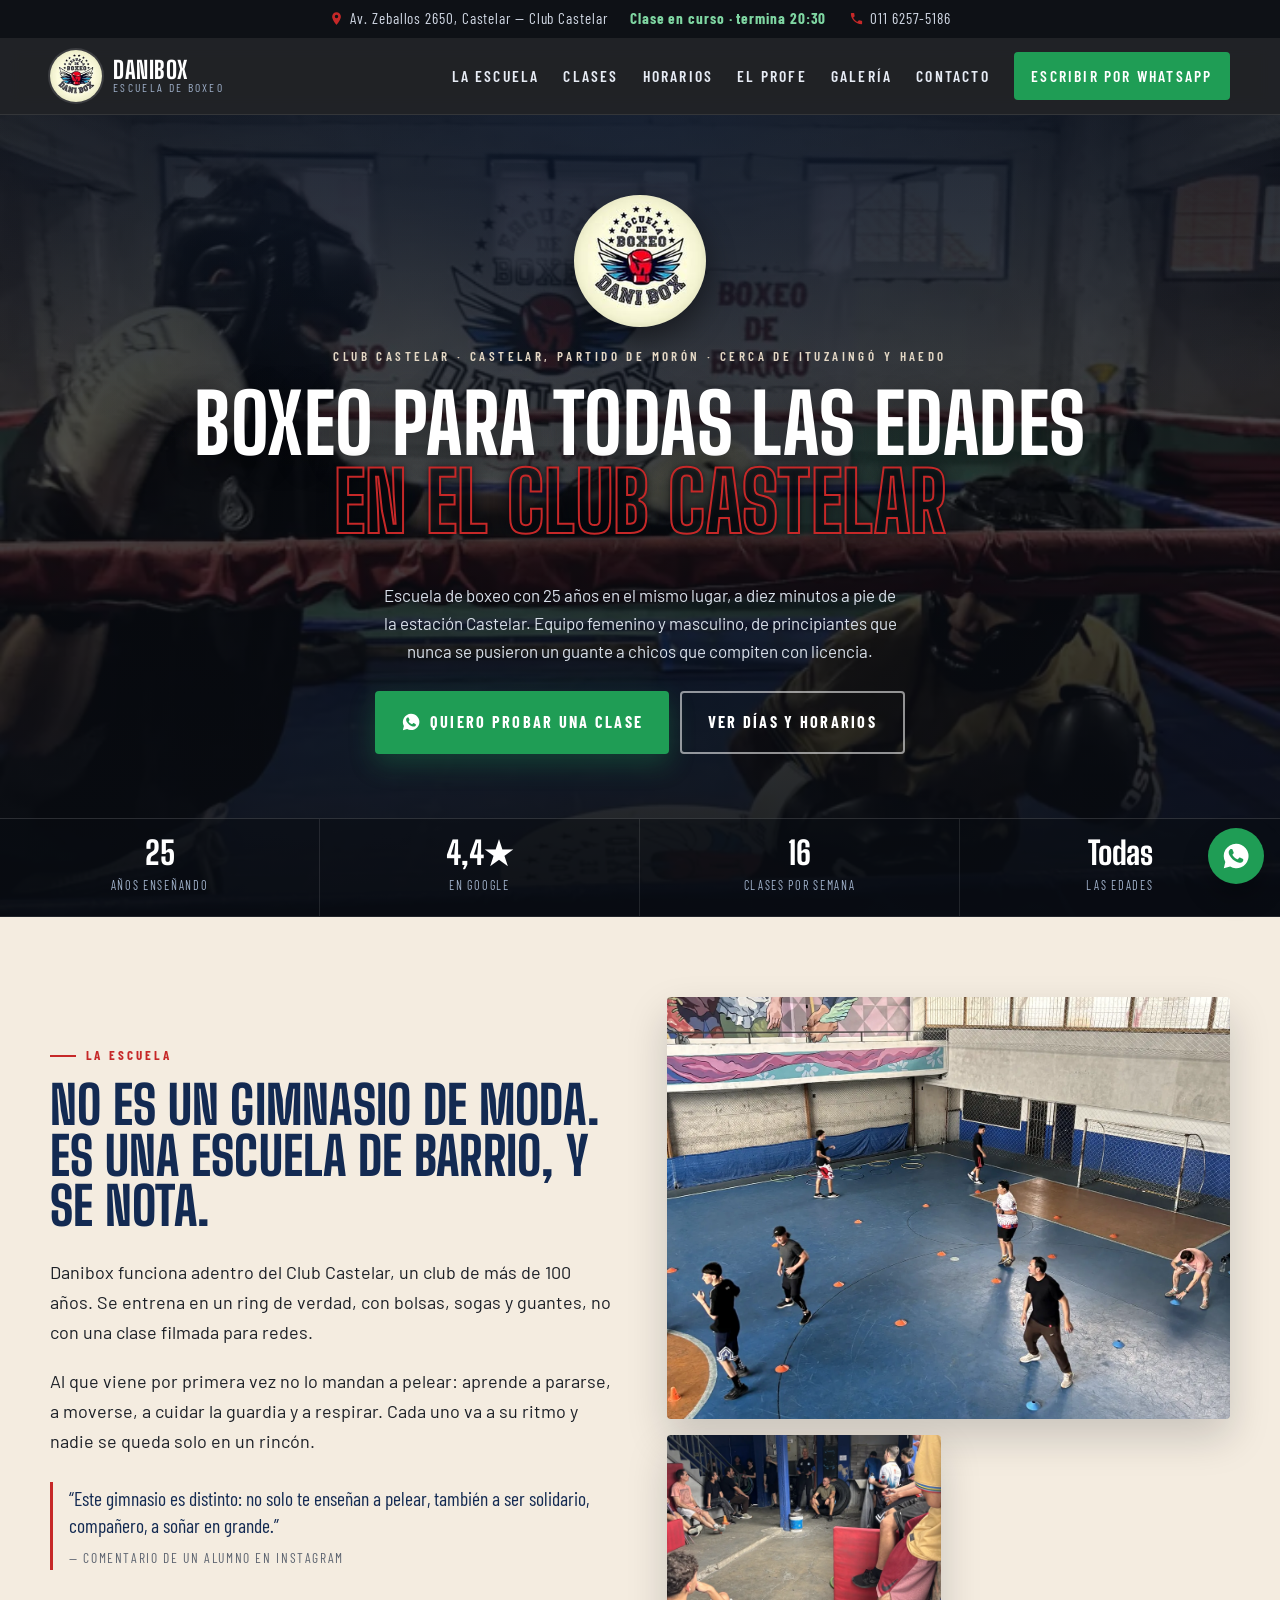
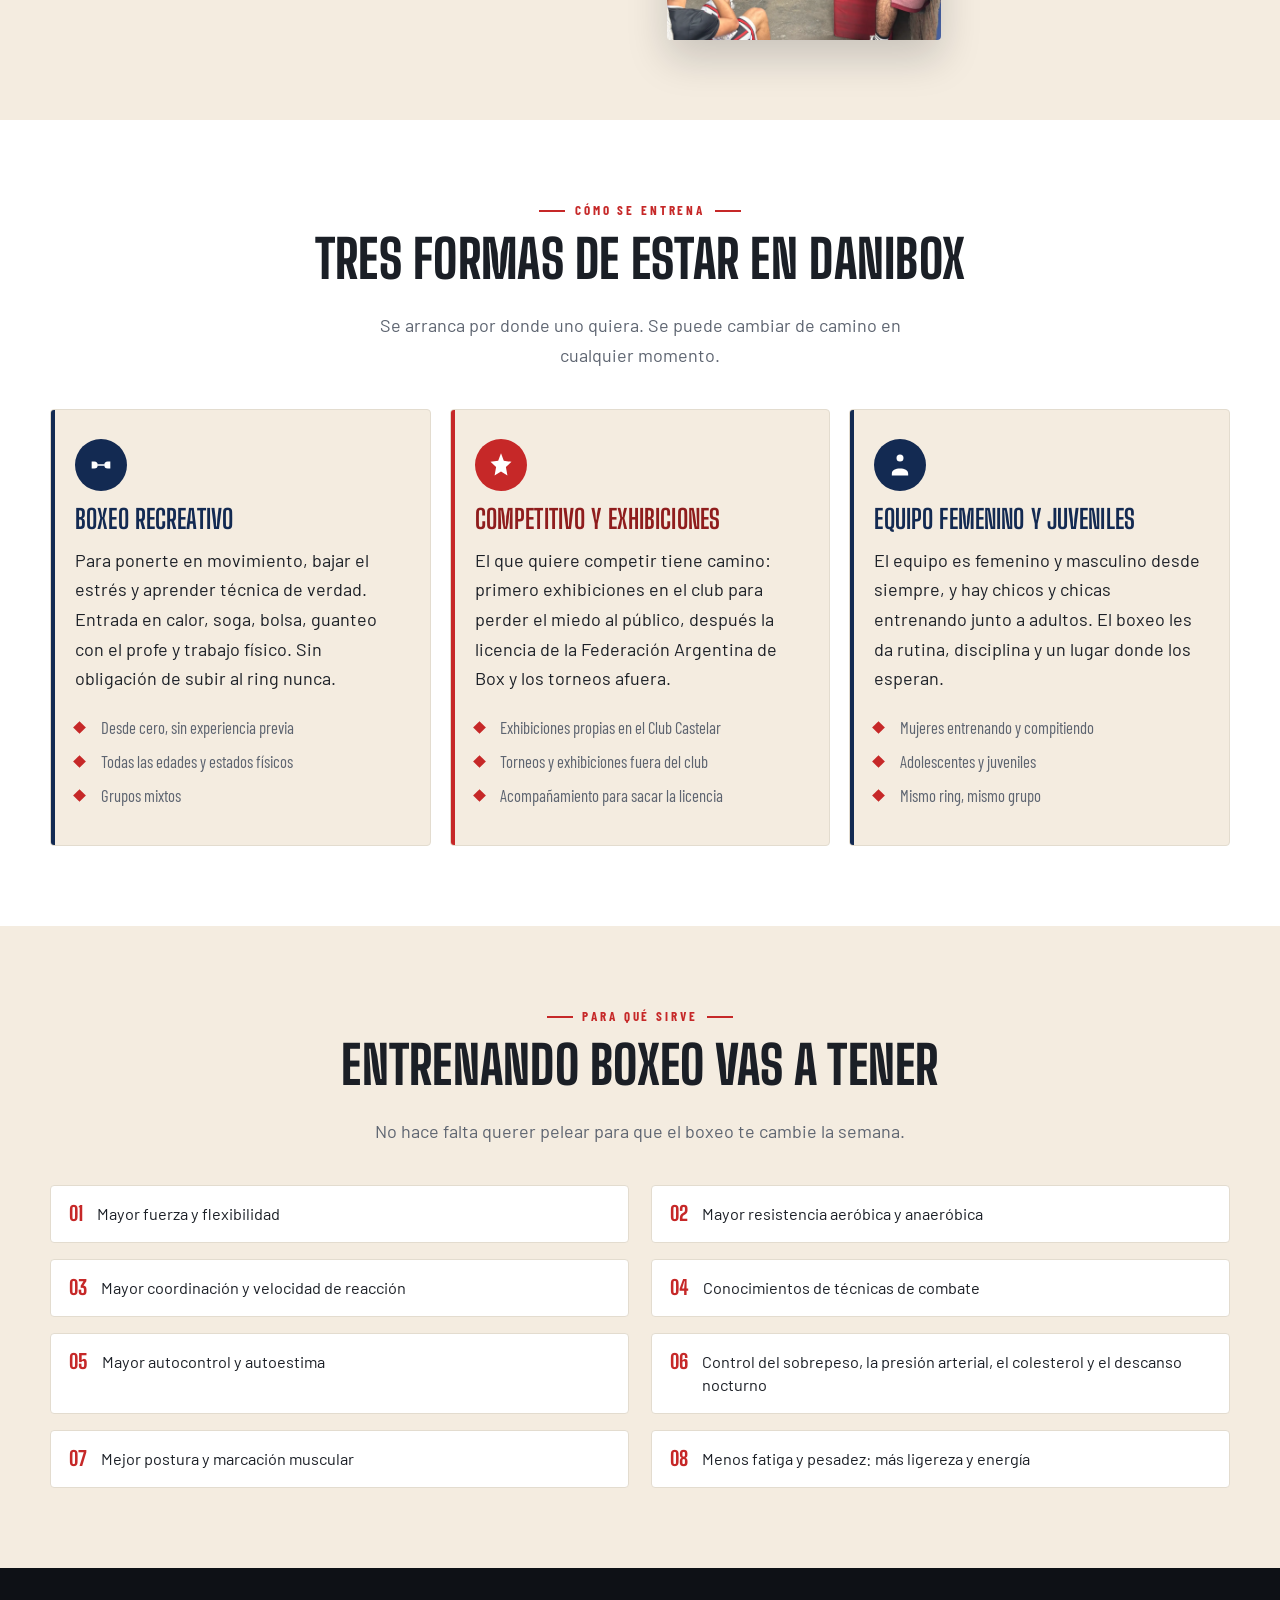
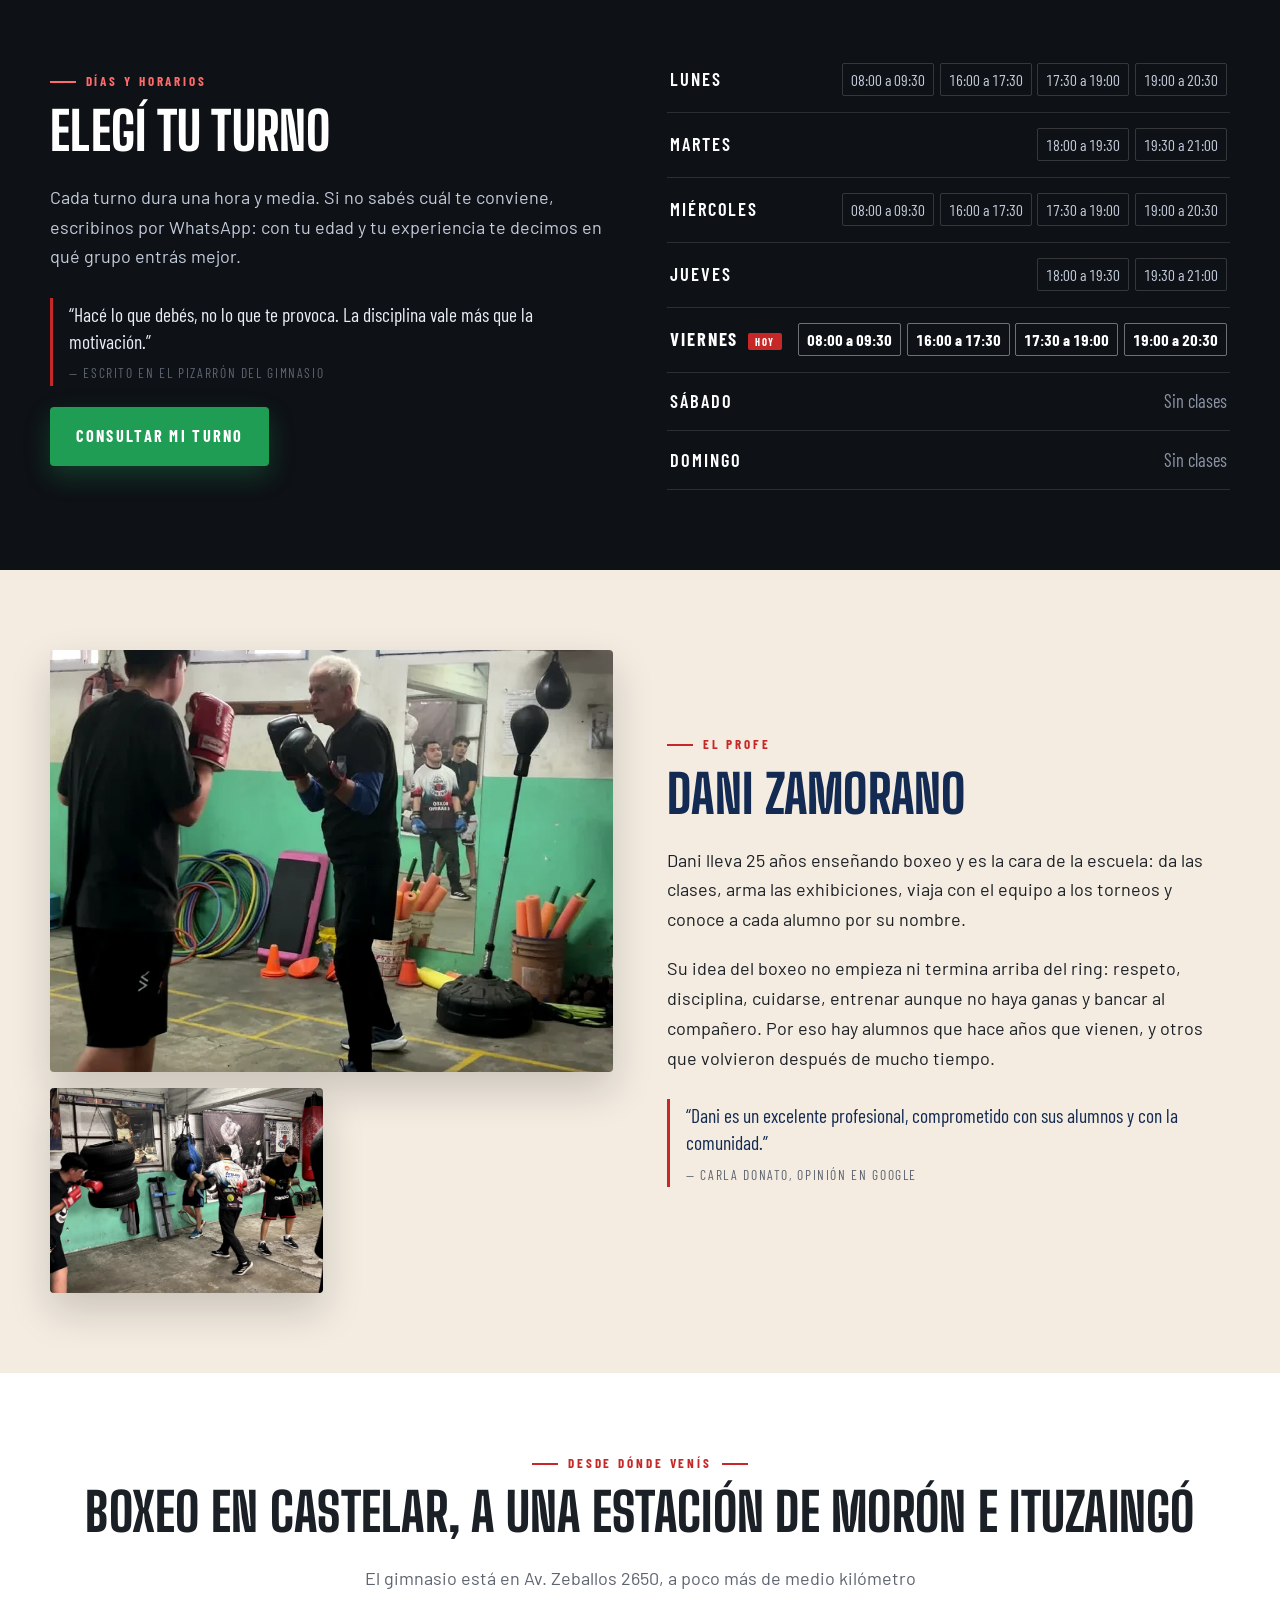
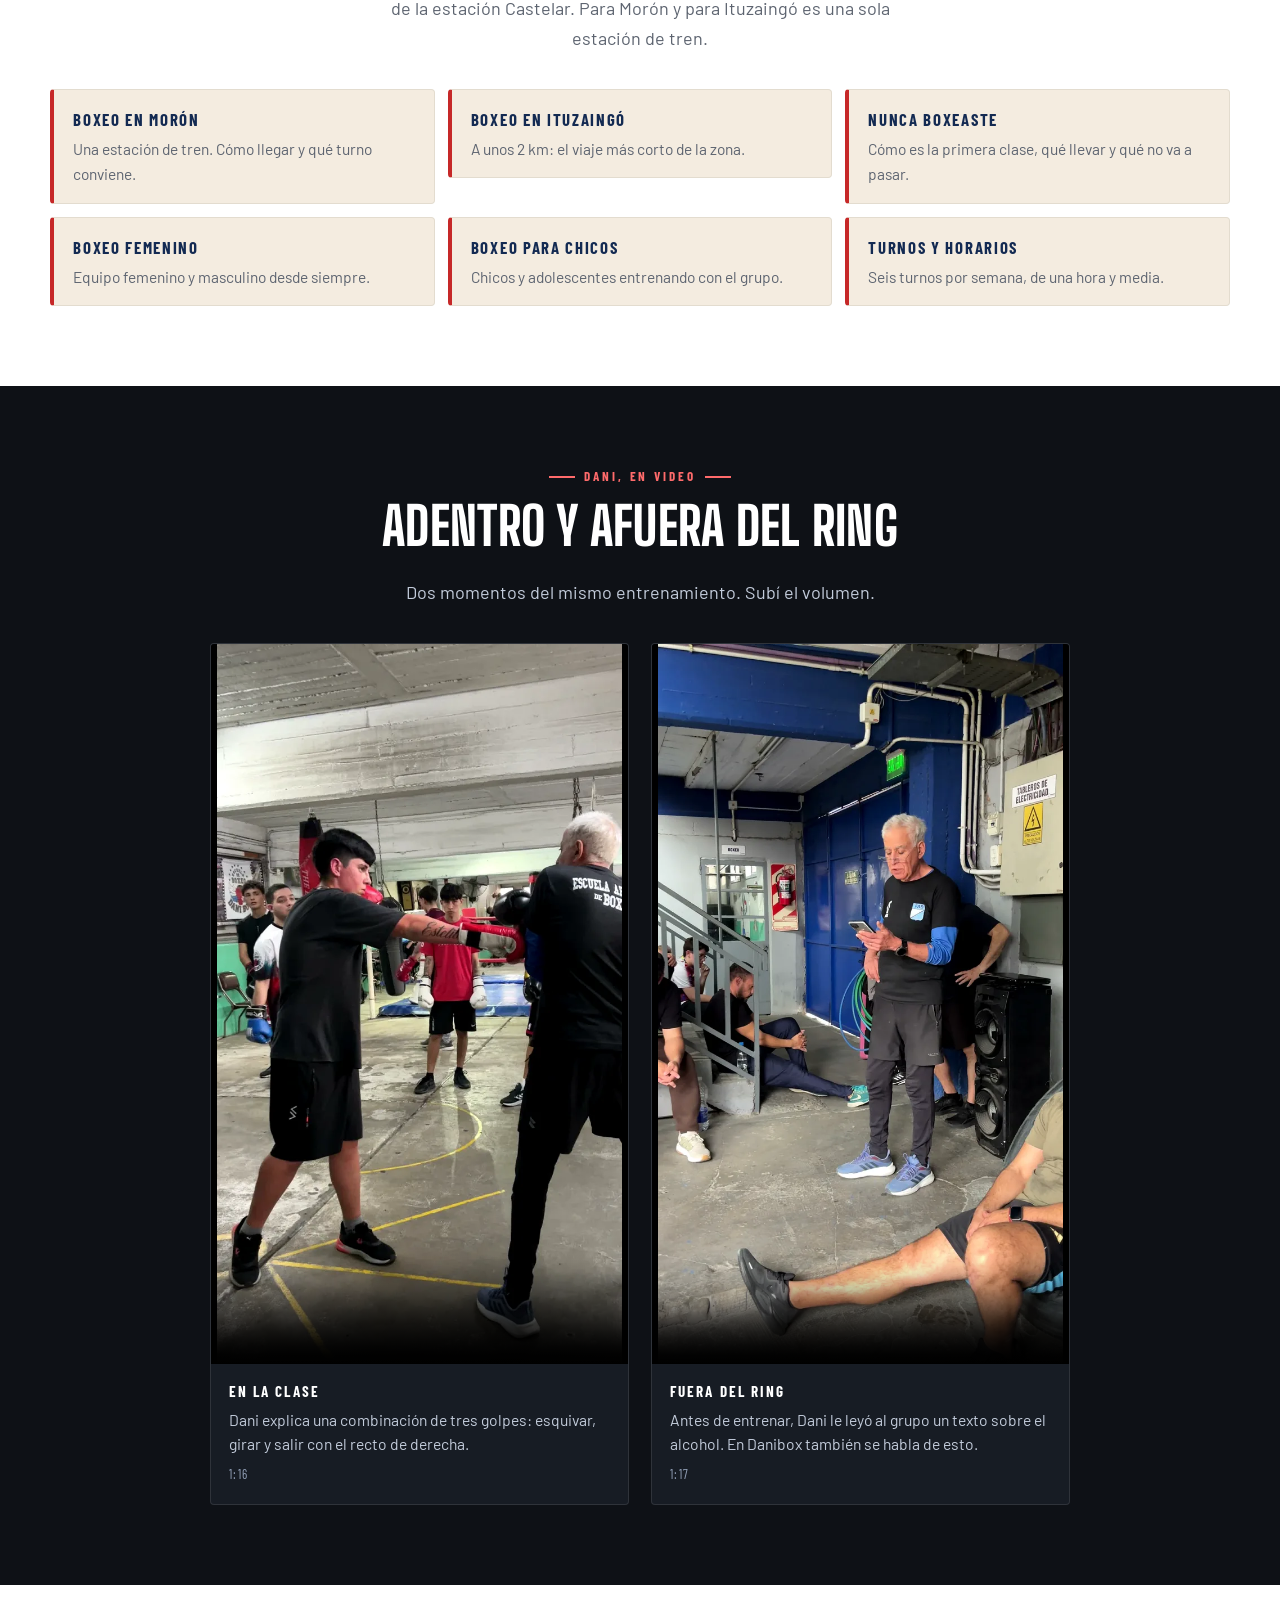
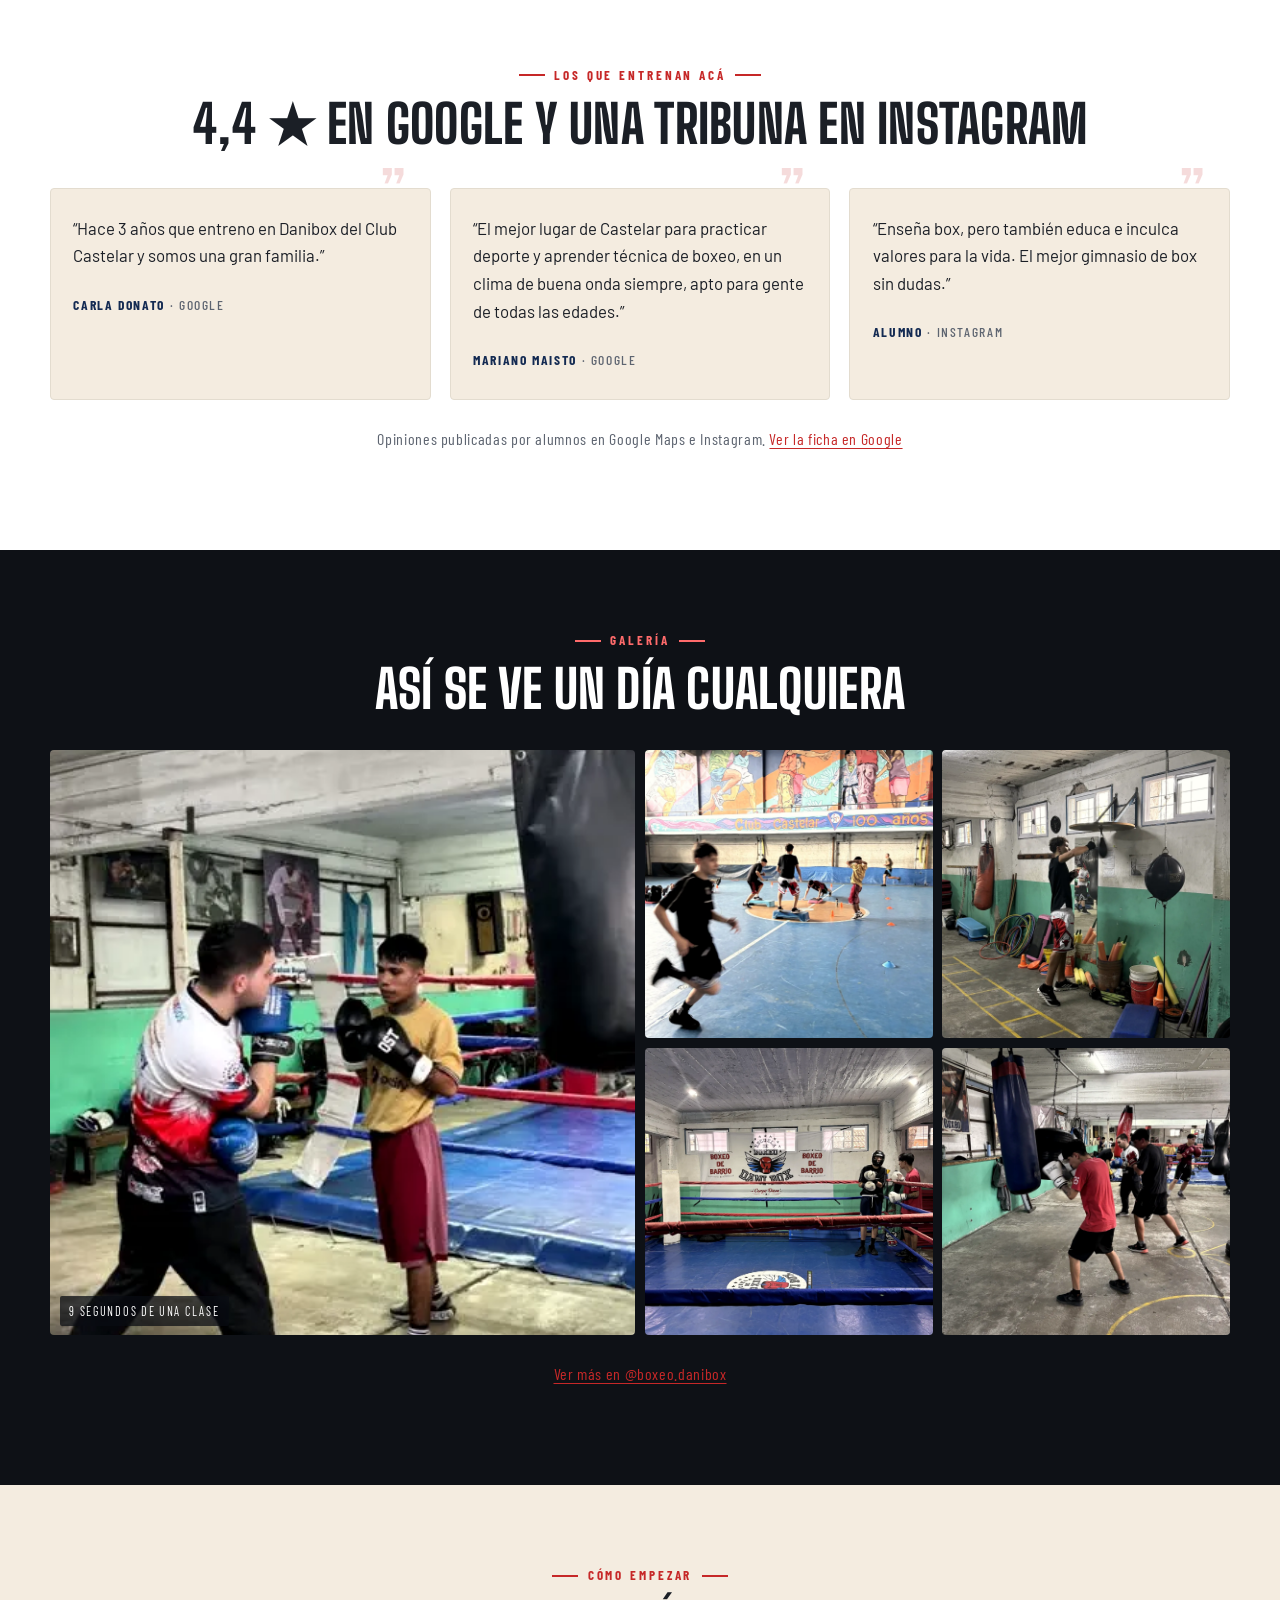
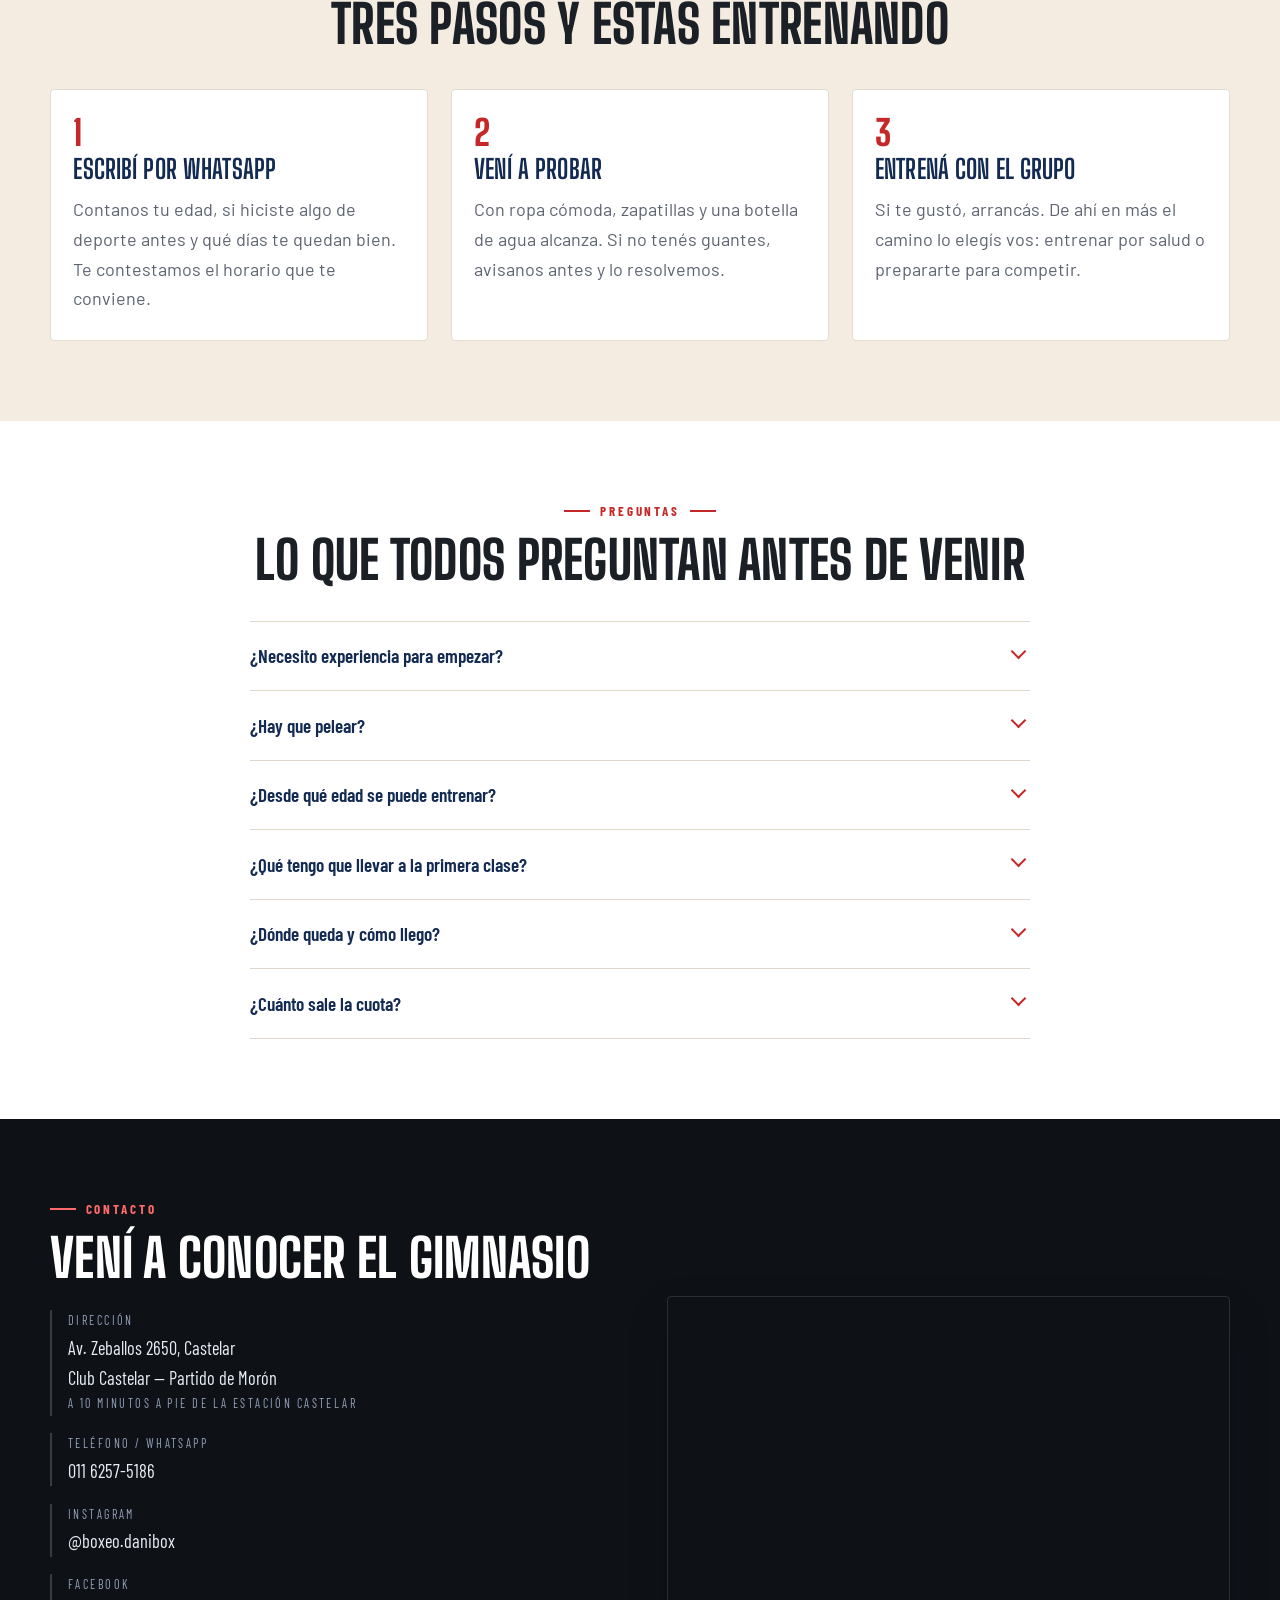
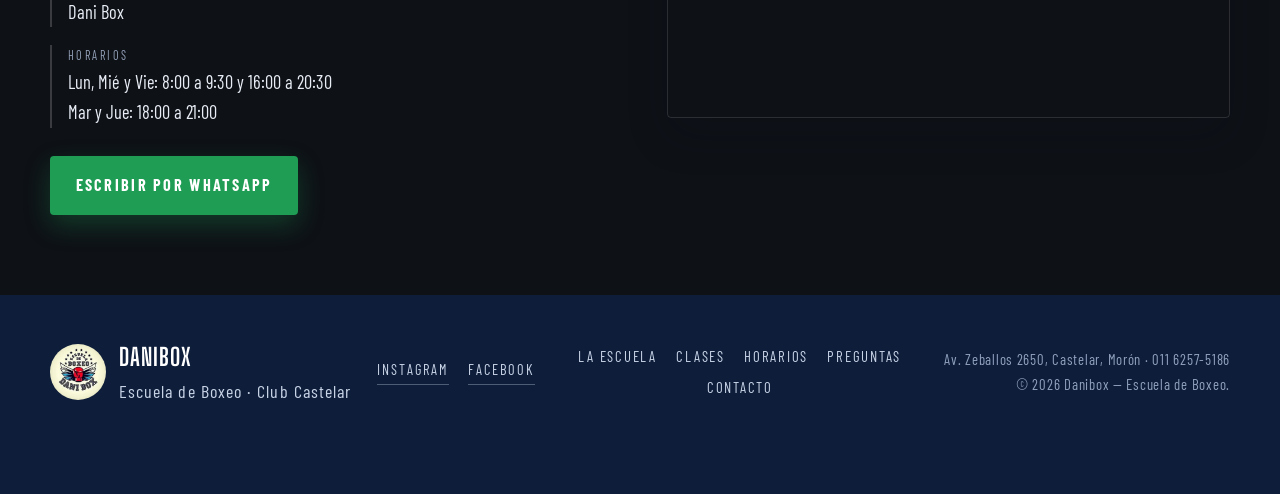
<file: index.html>
<!DOCTYPE html>
<html lang="es-AR">
<head>
<meta charset="utf-8">
<meta name="viewport" content="width=device-width, initial-scale=1">
<title>Clases de Boxeo en Castelar — Escuela Danibox | Club Castelar, Morón</title>
<meta name="description" content="Clases de boxeo en Castelar (Morón) con 25 años de trayectoria, en el Club Castelar. Boxeo recreativo y competitivo, femenino y para chicos, desde cero. A 10 minutos de la estación Castelar, cerca de Ituzaingó y Morón.">
<meta name="theme-color" content="#0e1116">
<link rel="canonical" href="https://dani-box.vercel.app/">
<meta name="robots" content="index, follow, max-image-preview:large">
<meta name="geo.region" content="AR-B">
<meta name="geo.placename" content="Castelar, Morón, Buenos Aires">
<meta name="geo.position" content="-34.6577433;-58.6432122">
<meta name="ICBM" content="-34.6577433, -58.6432122">

<meta property="og:type" content="website">
<meta property="og:locale" content="es_AR">
<meta property="og:site_name" content="Danibox — Escuela de Boxeo">
<meta property="og:title" content="Clases de Boxeo en Castelar — Escuela Danibox">
<meta property="og:description" content="25 años enseñando boxeo en el Club Castelar. Recreativo, competitivo, equipo femenino y masculino. Todas las edades.">
<meta property="og:url" content="https://dani-box.vercel.app/">
<meta property="og:image" content="https://dani-box.vercel.app/assets/og.jpg">
<meta property="og:image:width" content="1200">
<meta property="og:image:height" content="630">
<meta name="twitter:card" content="summary_large_image">

<link rel="icon" href="/favicon.ico" sizes="any">
<link rel="apple-touch-icon" href="/assets/apple-touch-icon.png">
<link rel="manifest" href="/site.webmanifest">

<link rel="preconnect" href="https://fonts.googleapis.com">
<link rel="preconnect" href="https://fonts.gstatic.com" crossorigin>
<link rel="preload" as="image" href="/assets/fotos/ring-sparring.webp" fetchpriority="high">
<link href="https://fonts.googleapis.com/css2?family=Big+Shoulders+Display:wght@500;700;800;900&family=Barlow+Condensed:wght@500;600;700&family=Barlow:wght@400;500;600&display=swap" rel="stylesheet">
<link rel="stylesheet" href="/css/estilos.css">
</head>
<body>

<a class="saltar" href="#contenido">Ir al contenido</a>

<!-- barra de datos -->
<div class="tira" id="tira">
  <div class="contenedor tira__in">
    <span class="tira__item tira__dir">
      <svg viewBox="0 0 24 24" aria-hidden="true"><path d="M12 2a7 7 0 0 0-7 7c0 5 7 13 7 13s7-8 7-13a7 7 0 0 0-7-7Zm0 9.5A2.5 2.5 0 1 1 12 6a2.5 2.5 0 0 1 0 5.5Z"/></svg>
      Av. Zeballos 2650, Castelar — Club Castelar
    </span>
    <span class="tira__item" id="estado" hidden></span>
    <a class="tira__item tira__tel" href="tel:+541162575186">
      <svg viewBox="0 0 24 24" aria-hidden="true"><path d="M6.6 10.8a15.1 15.1 0 0 0 6.6 6.6l2.2-2.2a1 1 0 0 1 1-.25c1.1.37 2.3.57 3.6.57a1 1 0 0 1 1 1V20a1 1 0 0 1-1 1A17 17 0 0 1 3 4a1 1 0 0 1 1-1h3.5a1 1 0 0 1 1 1c0 1.3.2 2.5.57 3.6a1 1 0 0 1-.25 1l-2.22 2.2Z"/></svg>
      011 6257-5186
    </a>
  </div>
</div>

<!-- header -->
<header class="cab" id="cab">
  <div class="contenedor cab__in">
    <a class="marca" href="#inicio" aria-label="Danibox, inicio">
      <img src="/assets/logo.png" alt="Escudo de la Escuela de Boxeo Dani Box" width="56" height="56" loading="eager">
      <span class="marca__txt">
        <strong>Danibox</strong>
        <em>Escuela de Boxeo</em>
      </span>
    </a>

    <nav class="nav" id="nav" aria-label="Principal">
      <a href="#escuela">La escuela</a>
      <a href="#clases">Clases</a>
      <a href="#horarios">Horarios</a>
      <a href="#profe">El profe</a>
      <a href="#galeria">Galería</a>
      <a href="#contacto">Contacto</a>
      <a class="nav__wa" href="https://wa.me/5491162575186?text=Hola%20Dani!%20Quiero%20info%20para%20empezar%20a%20entrenar%20boxeo%20en%20Danibox." target="_blank" rel="noopener">Escribir por WhatsApp</a>
    </nav>

    <button class="burger" id="burger" aria-label="Abrir menú" aria-expanded="false" aria-controls="nav">
      <span></span><span></span><span></span>
    </button>
  </div>
</header>

<main id="contenido">

<!-- hero -->
<section class="hero" id="inicio">
  <picture class="hero__foto">
    <source media="(max-width:700px)" srcset="/assets/fotos/ring-sparring-800.webp">
    <img src="/assets/fotos/ring-sparring.webp" alt="Dos alumnos guanteando con cabezal en el ring de Danibox" width="1400" height="1867" fetchpriority="high">
  </picture>
  <div class="hero__velo"></div>

  <div class="contenedor hero__in">
    <img class="hero__logo" src="/assets/logo.png" alt="" width="132" height="132">
    <p class="cintillo">Club Castelar · Castelar, partido de Morón · Cerca de Ituzaingó y Haedo</p>
    <h1>Boxeo para todas las edades<br><span>en el Club Castelar</span></h1>
    <p class="hero__bajada">
      Escuela de boxeo con 25 años en el mismo lugar, a diez minutos a pie de la estación Castelar.
      Equipo femenino y masculino, de principiantes que nunca se pusieron un guante a chicos que
      compiten con licencia.
    </p>
    <div class="hero__ctas">
      <a class="btn btn--wa" href="https://wa.me/5491162575186?text=Hola%20Dani!%20Quiero%20probar%20una%20clase%20de%20boxeo%20en%20Danibox.%20%C2%BFC%C3%B3mo%20hago%20para%20arrancar%3F" target="_blank" rel="noopener">
        <svg viewBox="0 0 32 32" aria-hidden="true"><path d="M16 3A13 13 0 0 0 4.6 22.4L3 29l6.8-1.8A13 13 0 1 0 16 3Zm7.6 18.4c-.3.9-1.8 1.7-2.5 1.8-.7.1-1.5.1-2.5-.2-.6-.2-1.3-.4-2.2-.8-3.9-1.7-6.4-5.6-6.6-5.9-.2-.3-1.6-2.1-1.6-4s1-2.8 1.4-3.2c.4-.4.8-.5 1-.5h.8c.3 0 .6 0 .9.7l1.2 2.9c.1.2.2.5 0 .8l-.5.7-.5.5c-.2.2-.4.4-.2.8.2.4 1 1.6 2.1 2.6 1.4 1.3 2.6 1.7 3 1.8.4.2.6.2.8-.1l1.2-1.4c.3-.3.5-.3.8-.2l2.8 1.3c.3.2.6.3.7.4.1.3.1 1-.1 1.9Z"/></svg>
        Quiero probar una clase
      </a>
      <a class="btn btn--linea" href="#horarios">Ver días y horarios</a>
    </div>
  </div>

  <ul class="credenciales">
    <li><b>25</b><span>años enseñando</span></li>
    <li><b>4,4★</b><span>en Google</span></li>
    <li><b>16</b><span>clases por semana</span></li>
    <li><b>Todas</b><span>las edades</span></li>
  </ul>
</section>

<!-- la escuela -->
<section class="seccion seccion--crema" id="escuela">
  <div class="contenedor dos">
    <div class="dos__txt">
      <p class="etiqueta">La escuela</p>
      <h2>No es un gimnasio de moda. Es una escuela de barrio, y se nota.</h2>
      <p>
        Danibox funciona adentro del Club Castelar, un club de más de 100 años. Se entrena en un ring
        de verdad, con bolsas, sogas y guantes, no con una clase filmada para redes.
      </p>
      <p>
        Al que viene por primera vez no lo mandan a pelear: aprende a pararse, a moverse, a cuidar la
        guardia y a respirar. Cada uno va a su ritmo y nadie se queda solo en un rincón.
      </p>
      <p class="firma">
        “Este gimnasio es distinto: no solo te enseñan a pelear, también a ser solidario,
        compañero, a soñar en grande.”
        <span>— comentario de un alumno en Instagram</span>
      </p>
    </div>
    <div class="dos__fotos">
      <img src="/assets/fotos/cancha-grupo.webp" alt="Clase de Danibox entrenando en la cancha del Club Castelar" width="1400" height="1867" loading="lazy">
      <img class="dos__chica" src="/assets/fotos/grupo-charla.webp" alt="Alumnos de Danibox charlando durante el descanso" width="1200" height="1600" loading="lazy">
    </div>
  </div>
</section>

<!-- clases -->
<section class="seccion" id="clases">
  <div class="contenedor">
    <p class="etiqueta etiqueta--centro">Cómo se entrena</p>
    <h2 class="centro">Tres formas de estar en Danibox</h2>
    <p class="centro sub">Se arranca por donde uno quiera. Se puede cambiar de camino en cualquier momento.</p>

    <div class="cards">
      <article class="card">
        <div class="card__ico" aria-hidden="true">
          <svg viewBox="0 0 24 24"><path d="M4 9h2.2a3 3 0 0 1 3 3v.6h5.6V12a3 3 0 0 1 3-3H20v6h-2.2a3 3 0 0 1-3-3v-.6H9.2v.6a3 3 0 0 1-3 3H4Z"/></svg>
        </div>
        <h3>Boxeo recreativo</h3>
        <p>
          Para ponerte en movimiento, bajar el estrés y aprender técnica de verdad. Entrada en calor,
          soga, bolsa, guanteo con el profe y trabajo físico. Sin obligación de subir al ring nunca.
        </p>
        <ul class="tilde">
          <li>Desde cero, sin experiencia previa</li>
          <li>Todas las edades y estados físicos</li>
          <li>Grupos mixtos</li>
        </ul>
      </article>

      <article class="card card--destacada">
        <div class="card__ico" aria-hidden="true">
          <svg viewBox="0 0 24 24"><path d="M12 2 9.6 8.4 3 9.3l4.8 4.4L6.5 21 12 17.6 17.5 21l-1.3-7.3L21 9.3l-6.6-.9Z"/></svg>
        </div>
        <h3>Competitivo y exhibiciones</h3>
        <p>
          El que quiere competir tiene camino: primero exhibiciones en el club para perder el miedo
          al público, después la licencia de la Federación Argentina de Box y los torneos afuera.
        </p>
        <ul class="tilde">
          <li>Exhibiciones propias en el Club Castelar</li>
          <li>Torneos y exhibiciones fuera del club</li>
          <li>Acompañamiento para sacar la licencia</li>
        </ul>
      </article>

      <article class="card">
        <div class="card__ico" aria-hidden="true">
          <svg viewBox="0 0 24 24"><path d="M12 3a3 3 0 1 1 0 6 3 3 0 0 1 0-6Zm-7 18v-1.6C5 16.4 8.1 15 12 15s7 1.4 7 4.4V21Z"/></svg>
        </div>
        <h3>Equipo femenino y juveniles</h3>
        <p>
          El equipo es femenino y masculino desde siempre, y hay chicos y chicas entrenando junto a
          adultos. El boxeo les da rutina, disciplina y un lugar donde los esperan.
        </p>
        <ul class="tilde">
          <li>Mujeres entrenando y compitiendo</li>
          <li>Adolescentes y juveniles</li>
          <li>Mismo ring, mismo grupo</li>
        </ul>
      </article>
    </div>
  </div>
</section>

<!-- beneficios -->
<section class="seccion seccion--crema" id="beneficios">
  <div class="contenedor">
    <p class="etiqueta etiqueta--centro">Para qué sirve</p>
    <h2 class="centro">Entrenando boxeo vas a tener</h2>
    <p class="centro sub">No hace falta querer pelear para que el boxeo te cambie la semana.</p>

    <ul class="beneficios">
      <li><span>01</span>Mayor fuerza y flexibilidad</li>
      <li><span>02</span>Mayor resistencia aeróbica y anaeróbica</li>
      <li><span>03</span>Mayor coordinación y velocidad de reacción</li>
      <li><span>04</span>Conocimientos de técnicas de combate</li>
      <li><span>05</span>Mayor autocontrol y autoestima</li>
      <li><span>06</span>Control del sobrepeso, la presión arterial, el colesterol y el descanso nocturno</li>
      <li><span>07</span>Mejor postura y marcación muscular</li>
      <li><span>08</span>Menos fatiga y pesadez: más ligereza y energía</li>
    </ul>
  </div>
</section>

<!-- horarios -->
<section class="seccion seccion--oscura" id="horarios">
  <div class="contenedor dos dos--invertida">
    <div class="dos__txt">
      <p class="etiqueta">Días y horarios</p>
      <h2>Elegí tu turno</h2>
      <p>
        Cada turno dura una hora y media. Si no sabés cuál te conviene, escribinos por WhatsApp:
        con tu edad y tu experiencia te decimos en qué grupo entrás mejor.
      </p>
      <p class="firma">
        “Hacé lo que debés, no lo que te provoca. La disciplina vale más que la motivación.”
        <span>— escrito en el pizarrón del gimnasio</span>
      </p>
      <a class="btn btn--wa" href="https://wa.me/5491162575186?text=Hola%20Dani!%20Quer%C3%ADa%20saber%20en%20qu%C3%A9%20turno%20me%20conviene%20arrancar." target="_blank" rel="noopener">Consultar mi turno</a>
    </div>

    <table class="horarios">
      <caption class="visualmente-oculto">Turnos de Danibox</caption>
      <tbody>
        <tr data-dia="1"><th scope="row">Lunes</th><td><span>08:00 a 09:30</span><span>16:00 a 17:30</span><span>17:30 a 19:00</span><span>19:00 a 20:30</span></td></tr>
        <tr data-dia="2"><th scope="row">Martes</th><td><span>18:00 a 19:30</span><span>19:30 a 21:00</span></td></tr>
        <tr data-dia="3"><th scope="row">Miércoles</th><td><span>08:00 a 09:30</span><span>16:00 a 17:30</span><span>17:30 a 19:00</span><span>19:00 a 20:30</span></td></tr>
        <tr data-dia="4"><th scope="row">Jueves</th><td><span>18:00 a 19:30</span><span>19:30 a 21:00</span></td></tr>
        <tr data-dia="5"><th scope="row">Viernes</th><td><span>08:00 a 09:30</span><span>16:00 a 17:30</span><span>17:30 a 19:00</span><span>19:00 a 20:30</span></td></tr>
        <tr data-dia="6"><th scope="row">Sábado</th><td class="cerrado">Sin clases</td></tr>
        <tr data-dia="0"><th scope="row">Domingo</th><td class="cerrado">Sin clases</td></tr>
      </tbody>
    </table>
  </div>
</section>

<!-- el profe -->
<section class="seccion seccion--crema" id="profe">
  <div class="contenedor dos">
    <div class="dos__fotos dos__fotos--profe">
      <img src="/assets/fotos/dani.webp" alt="Dani Zamorano con las manoplas, trabajando con un alumno" width="900" height="1600" loading="lazy">
      <img class="dos__chica" src="/assets/fotos/bolsas-grupo.webp" alt="Alumnos entrenando en las bolsas en el gimnasio de Danibox" width="1400" height="1867" loading="lazy">
    </div>
    <div class="dos__txt">
      <p class="etiqueta">El profe</p>
      <h2>Dani Zamorano</h2>
      <p>
        Dani lleva 25 años enseñando boxeo y es la cara de la escuela: da las clases, arma las
        exhibiciones, viaja con el equipo a los torneos y conoce a cada alumno por su nombre.
      </p>
      <p>
        Su idea del boxeo no empieza ni termina arriba del ring: respeto, disciplina, cuidarse,
        entrenar aunque no haya ganas y bancar al compañero. Por eso hay alumnos que hace años que
        vienen, y otros que volvieron después de mucho tiempo.
      </p>
      <p class="firma">
        “Dani es un excelente profesional, comprometido con sus alumnos y con la comunidad.”
        <span>— Carla Donato, opinión en Google</span>
      </p>
    </div>
  </div>
</section>

<!-- zonas y modalidades -->
<section class="seccion" id="zonas">
  <div class="contenedor">
    <p class="etiqueta etiqueta--centro">Desde dónde venís</p>
    <h2 class="centro">Boxeo en Castelar, a una estación de Morón e Ituzaingó</h2>
    <p class="centro sub">El gimnasio está en Av. Zeballos 2650, a poco más de medio kilómetro de la
      estación Castelar. Para Morón y para Ituzaingó es una sola estación de tren.</p>

    <ul class="zonas">
      <li><a href="/boxeo-en-moron"><b>Boxeo en Morón</b><span>Una estación de tren. Cómo llegar y qué turno conviene.</span></a></li>
      <li><a href="/boxeo-en-ituzaingo"><b>Boxeo en Ituzaingó</b><span>A unos 2 km: el viaje más corto de la zona.</span></a></li>
      <li><a href="/boxeo-desde-cero"><b>Nunca boxeaste</b><span>Cómo es la primera clase, qué llevar y qué no va a pasar.</span></a></li>
      <li><a href="/boxeo-femenino"><b>Boxeo femenino</b><span>Equipo femenino y masculino desde siempre.</span></a></li>
      <li><a href="/boxeo-para-chicos"><b>Boxeo para chicos</b><span>Chicos y adolescentes entrenando con el grupo.</span></a></li>
      <li><a href="/#horarios"><b>Turnos y horarios</b><span>Seis turnos por semana, de una hora y media.</span></a></li>
    </ul>
  </div>
</section>

<!-- dani en video -->
<section class="seccion seccion--oscura" id="videos">
  <div class="contenedor">
    <p class="etiqueta etiqueta--centro">Dani, en video</p>
    <h2 class="centro">Adentro y afuera del ring</h2>
    <p class="centro sub">Dos momentos del mismo entrenamiento. Subí el volumen.</p>

    <div class="videos">
      <figure class="video-card">
        <video controls playsinline preload="none" width="540" height="960"
               poster="/assets/video/clase-combinacion-poster.webp">
          <source src="/assets/video/clase-combinacion.mp4" type="video/mp4">
        </video>
        <figcaption>
          <strong>En la clase</strong>
          Dani explica una combinación de tres golpes: esquivar, girar y salir con el recto de derecha.
          <span>1:16</span>
        </figcaption>
      </figure>

      <figure class="video-card">
        <video controls playsinline preload="none" width="540" height="960"
               poster="/assets/video/charla-alcohol-poster.webp">
          <source src="/assets/video/charla-alcohol.mp4" type="video/mp4">
        </video>
        <figcaption>
          <strong>Fuera del ring</strong>
          Antes de entrenar, Dani le leyó al grupo un texto sobre el alcohol. En Danibox también se habla de esto.
          <span>1:17</span>
        </figcaption>
      </figure>
    </div>
  </div>
</section>

<!-- testimonios -->
<section class="seccion" id="opiniones">
  <div class="contenedor">
    <p class="etiqueta etiqueta--centro">Los que entrenan acá</p>
    <h2 class="centro">4,4 ★ en Google y una tribuna en Instagram</h2>

    <div class="opiniones">
      <blockquote>
        <p>“Hace 3 años que entreno en Danibox del Club Castelar y somos una gran familia.”</p>
        <cite>Carla Donato <span>· Google</span></cite>
      </blockquote>
      <blockquote>
        <p>“El mejor lugar de Castelar para practicar deporte y aprender técnica de boxeo, en un clima de buena onda siempre, apto para gente de todas las edades.”</p>
        <cite>Mariano Maisto <span>· Google</span></cite>
      </blockquote>
      <blockquote>
        <p>“Enseña box, pero también educa e inculca valores para la vida. El mejor gimnasio de box sin dudas.”</p>
        <cite>Alumno <span>· Instagram</span></cite>
      </blockquote>
    </div>
    <p class="centro nota">
      Opiniones publicadas por alumnos en Google Maps e Instagram.
      <a href="https://www.google.com/maps/search/DANIBOX+Zeballos+2650+Castelar" target="_blank" rel="noopener">Ver la ficha en Google</a>
    </p>
  </div>
</section>

<!-- galeria -->
<section class="seccion seccion--oscura" id="galeria">
  <div class="contenedor">
    <p class="etiqueta etiqueta--centro">Galería</p>
    <h2 class="centro">Así se ve un día cualquiera</h2>
    <div class="galeria">
      <figure class="g1 video">
        <video id="clip" poster="/assets/video/clase-poster.webp" data-src="/assets/video/clase.mp4"
               width="406" height="720" muted loop playsinline preload="none"
               aria-label="Nueve segundos de una clase en Danibox: el profe corrigiendo la guardia"></video>
        <figcaption>9 segundos de una clase</figcaption>
      </figure>
      <figure class="g2"><img src="/assets/fotos/correr.webp" alt="Alumno corriendo en la entrada en calor" width="1200" height="1600" loading="lazy"></figure>
      <figure class="g3"><img src="/assets/fotos/pera.webp" alt="Trabajo de pera en el gimnasio" width="1200" height="1600" loading="lazy"></figure>
      <figure class="g4"><img src="/assets/fotos/ring-cartel.webp" alt="El ring de Danibox con el cartel de la escuela" width="1400" height="1867" loading="lazy"></figure>
      <figure class="g5"><img src="/assets/fotos/bolsa-pesada.webp" alt="Alumno trabajando en la bolsa pesada" width="1200" height="1600" loading="lazy"></figure>
    </div>
    <p class="centro nota"><a href="https://www.instagram.com/boxeo.danibox/" target="_blank" rel="noopener">Ver más en @boxeo.danibox</a></p>
  </div>
</section>

<!-- como empezar -->
<section class="seccion seccion--crema" id="empezar">
  <div class="contenedor">
    <p class="etiqueta etiqueta--centro">Cómo empezar</p>
    <h2 class="centro">Tres pasos y estás entrenando</h2>
    <ol class="pasos">
      <li>
        <span class="pasos__n">1</span>
        <h3>Escribí por WhatsApp</h3>
        <p>Contanos tu edad, si hiciste algo de deporte antes y qué días te quedan bien. Te contestamos el horario que te conviene.</p>
      </li>
      <li>
        <span class="pasos__n">2</span>
        <h3>Vení a probar</h3>
        <p>Con ropa cómoda, zapatillas y una botella de agua alcanza. Si no tenés guantes, avisanos antes y lo resolvemos.</p>
      </li>
      <li>
        <span class="pasos__n">3</span>
        <h3>Entrená con el grupo</h3>
        <p>Si te gustó, arrancás. De ahí en más el camino lo elegís vos: entrenar por salud o prepararte para competir.</p>
      </li>
    </ol>
  </div>
</section>

<!-- faq -->
<section class="seccion" id="faq">
  <div class="contenedor contenedor--angosto">
    <p class="etiqueta etiqueta--centro">Preguntas</p>
    <h2 class="centro">Lo que todos preguntan antes de venir</h2>

    <div class="faq" itemscope itemtype="https://schema.org/FAQPage">
      <details itemscope itemprop="mainEntity" itemtype="https://schema.org/Question">
        <summary itemprop="name">¿Necesito experiencia para empezar?</summary>
        <div itemscope itemprop="acceptedAnswer" itemtype="https://schema.org/Answer">
          <p itemprop="text">No. La mayoría llega sin haberse puesto nunca un guante. Se empieza por la postura, el movimiento y la guardia, y recién después se golpea la bolsa.</p>
        </div>
      </details>
      <details itemscope itemprop="mainEntity" itemtype="https://schema.org/Question">
        <summary itemprop="name">¿Hay que pelear?</summary>
        <div itemscope itemprop="acceptedAnswer" itemtype="https://schema.org/Answer">
          <p itemprop="text">No. La mayor parte del grupo entrena de forma recreativa y nunca compite. Competir es una opción para el que la busca, y se prepara con tiempo.</p>
        </div>
      </details>
      <details itemscope itemprop="mainEntity" itemtype="https://schema.org/Question">
        <summary itemprop="name">¿Desde qué edad se puede entrenar?</summary>
        <div itemscope itemprop="acceptedAnswer" itemtype="https://schema.org/Answer">
          <p itemprop="text">Entrenan chicos, adolescentes y adultos, y el equipo es femenino y masculino. Escribinos por WhatsApp con la edad y te decimos en qué turno entra.</p>
        </div>
      </details>
      <details itemscope itemprop="mainEntity" itemtype="https://schema.org/Question">
        <summary itemprop="name">¿Qué tengo que llevar a la primera clase?</summary>
        <div itemscope itemprop="acceptedAnswer" itemtype="https://schema.org/Answer">
          <p itemprop="text">Ropa cómoda, zapatillas, toalla y agua. Si todavía no tenés guantes, escribinos antes de venir y lo vemos; después cada uno se compra los suyos y las vendas.</p>
        </div>
      </details>
      <details itemscope itemprop="mainEntity" itemtype="https://schema.org/Question">
        <summary itemprop="name">¿Dónde queda y cómo llego?</summary>
        <div itemscope itemprop="acceptedAnswer" itemtype="https://schema.org/Answer">
          <p itemprop="text">En el Club Castelar, Av. Zeballos 2650, Castelar, partido de Morón.</p>
        </div>
      </details>
      <details itemscope itemprop="mainEntity" itemtype="https://schema.org/Question">
        <summary itemprop="name">¿Cuánto sale la cuota?</summary>
        <div itemscope itemprop="acceptedAnswer" itemtype="https://schema.org/Answer">
          <p itemprop="text">La cuota se consulta por WhatsApp al 011 6257-5186, porque cambia según la cantidad de días por semana.</p>
        </div>
      </details>
    </div>
  </div>
</section>

<!-- contacto -->
<section class="seccion seccion--oscura" id="contacto">
  <div class="contenedor dos dos--contacto">
    <div class="dos__txt">
      <p class="etiqueta">Contacto</p>
      <h2>Vení a conocer el gimnasio</h2>
      <ul class="datos">
        <li>
          <span>Dirección</span>
          <a href="https://www.google.com/maps/search/DANIBOX+Zeballos+2650+Castelar" target="_blank" rel="noopener">Av. Zeballos 2650, Castelar<br>Club Castelar — Partido de Morón</a><br>
          <span class="dato-extra">A 10 minutos a pie de la estación Castelar</span>
        </li>
        <li>
          <span>Teléfono / WhatsApp</span>
          <a href="tel:+541162575186">011 6257-5186</a>
        </li>
        <li>
          <span>Instagram</span>
          <a href="https://www.instagram.com/boxeo.danibox/" target="_blank" rel="noopener">@boxeo.danibox</a>
        </li>
        <li>
          <span>Facebook</span>
          <a href="https://www.facebook.com/boxeo.castelar/" target="_blank" rel="noopener">Dani Box</a>
        </li>
        <li>
          <span>Horarios</span>
          Lun, Mié y Vie: 8:00 a 9:30 y 16:00 a 20:30<br>Mar y Jue: 18:00 a 21:00
        </li>
      </ul>
      <a class="btn btn--wa" href="https://wa.me/5491162575186?text=Hola%20Dani!%20Vi%20la%20web%20y%20quiero%20sumarme%20a%20entrenar." target="_blank" rel="noopener">Escribir por WhatsApp</a>
    </div>

    <div class="mapa">
      <iframe
        title="Mapa de Danibox en Av. Zeballos 2650, Castelar"
        src="https://www.google.com/maps?q=Av.+Zeballos+2650,+Castelar,+Buenos+Aires&output=embed"
        loading="lazy" referrerpolicy="no-referrer-when-downgrade" allowfullscreen></iframe>
    </div>
  </div>
</section>

</main>

<footer class="pie">
  <div class="contenedor pie__in">
    <div class="pie__marca">
      <img src="/assets/logo.png" alt="" width="64" height="64" loading="lazy">
      <p><strong>Danibox</strong><br>Escuela de Boxeo · Club Castelar</p>
    </div>
    <p class="pie__redes">
      <a href="https://www.instagram.com/boxeo.danibox/" target="_blank" rel="noopener">Instagram</a>
      <a href="https://www.facebook.com/boxeo.castelar/" target="_blank" rel="noopener">Facebook</a>
    </p>
    <nav class="pie__nav" aria-label="Pie">
      <a href="#escuela">La escuela</a>
      <a href="#clases">Clases</a>
      <a href="#horarios">Horarios</a>
      <a href="#faq">Preguntas</a>
      <a href="#contacto">Contacto</a>
    </nav>
    <p class="pie__legal">
      Av. Zeballos 2650, Castelar, Morón · 011 6257-5186<br>
      <span id="anio"></span> Danibox — Escuela de Boxeo.
    </p>
  </div>
</footer>

<a class="wa-flotante" href="https://wa.me/5491162575186?text=Hola%20Dani!%20Quiero%20info%20para%20entrenar%20boxeo%20en%20Danibox." target="_blank" rel="noopener" aria-label="Escribir por WhatsApp">
  <svg viewBox="0 0 32 32" aria-hidden="true"><path d="M16 3A13 13 0 0 0 4.6 22.4L3 29l6.8-1.8A13 13 0 1 0 16 3Zm7.6 18.4c-.3.9-1.8 1.7-2.5 1.8-.7.1-1.5.1-2.5-.2-.6-.2-1.3-.4-2.2-.8-3.9-1.7-6.4-5.6-6.6-5.9-.2-.3-1.6-2.1-1.6-4s1-2.8 1.4-3.2c.4-.4.8-.5 1-.5h.8c.3 0 .6 0 .9.7l1.2 2.9c.1.2.2.5 0 .8l-.5.7-.5.5c-.2.2-.4.4-.2.8.2.4 1 1.6 2.1 2.6 1.4 1.3 2.6 1.7 3 1.8.4.2.6.2.8-.1l1.2-1.4c.3-.3.5-.3.8-.2l2.8 1.3c.3.2.6.3.7.4.1.3.1 1-.1 1.9Z"/></svg>
</a>

<script type="application/ld+json">
{
  "@context": "https://schema.org",
  "@type": "SportsActivityLocation",
  "@id": "https://dani-box.vercel.app/#danibox",
  "additionalType": "https://schema.org/ExerciseGym",
  "name": "Danibox — Escuela de Boxeo",
  "alternateName": "Escuela de Boxeo Dani Box",
  "description": "Escuela de boxeo con 25 años de trayectoria dentro del Club Castelar. Boxeo recreativo y competitivo para todas las edades, equipo femenino y masculino.",
  "url": "https://dani-box.vercel.app/",
  "image": "https://dani-box.vercel.app/assets/og.jpg",
  "logo": "https://dani-box.vercel.app/assets/logo.png",
  "telephone": "+54 11 6257-5186",
  "sameAs": ["https://www.instagram.com/boxeo.danibox/", "https://www.facebook.com/boxeo.castelar/"],
  "address": {
    "@type": "PostalAddress",
    "streetAddress": "Av. Zeballos 2650",
    "addressLocality": "Castelar",
    "addressRegion": "Buenos Aires",
    "postalCode": "B1712",
    "addressCountry": "AR"
  },
  "areaServed": ["Castelar", "Morón", "Ituzaingó", "Haedo", "Villa Tesei", "Zona Oeste del GBA"],
  "openingHoursSpecification": [
    { "@type": "OpeningHoursSpecification", "dayOfWeek": ["Monday", "Wednesday", "Friday"], "opens": "08:00", "closes": "09:30" },
    { "@type": "OpeningHoursSpecification", "dayOfWeek": ["Monday", "Wednesday", "Friday"], "opens": "16:00", "closes": "20:30" },
    { "@type": "OpeningHoursSpecification", "dayOfWeek": ["Tuesday", "Thursday"], "opens": "18:00", "closes": "21:00" }
  ],
  "sport": "Boxeo",
  "slogan": "Boxeo de barrio, enseñado en serio",
  "knowsLanguage": "es-AR",
  "founder": { "@type": "Person", "name": "Daniel Zamorano", "jobTitle": "Profesor de boxeo" },
  "employee": { "@type": "Person", "name": "Daniel Zamorano", "jobTitle": "Profesor de boxeo" },
  "hasOfferCatalog": {
    "@type": "OfferCatalog",
    "name": "Clases de boxeo",
    "itemListElement": [
      { "@type": "Offer", "itemOffered": { "@type": "Service", "name": "Boxeo recreativo", "serviceType": "Clases de boxeo recreativo" } },
      { "@type": "Offer", "itemOffered": { "@type": "Service", "name": "Boxeo competitivo y exhibiciones", "serviceType": "Preparación para competir" } },
      { "@type": "Offer", "itemOffered": { "@type": "Service", "name": "Boxeo femenino", "serviceType": "Clases de boxeo para mujeres" } },
      { "@type": "Offer", "itemOffered": { "@type": "Service", "name": "Boxeo para chicos y adolescentes", "serviceType": "Clases de boxeo para menores" } }
    ]
  }
}
</script>

<script type="application/ld+json">
[
  {
    "@context": "https://schema.org",
    "@type": "VideoObject",
    "name": "Dani explica una combinación de tres golpes",
    "description": "Clase en Danibox: esquivar, girar y salir con el recto de derecha.",
    "thumbnailUrl": "https://dani-box.vercel.app/assets/video/clase-combinacion-poster.webp",
    "contentUrl": "https://dani-box.vercel.app/assets/video/clase-combinacion.mp4",
    "uploadDate": "2026-09-21",
    "duration": "PT1M16S"
  },
  {
    "@context": "https://schema.org",
    "@type": "VideoObject",
    "name": "Fuera del ring: una charla sobre el alcohol en Danibox",
    "description": "Antes de entrenar, Dani le lee al grupo un texto sobre el alcohol.",
    "thumbnailUrl": "https://dani-box.vercel.app/assets/video/charla-alcohol-poster.webp",
    "contentUrl": "https://dani-box.vercel.app/assets/video/charla-alcohol.mp4",
    "uploadDate": "2026-09-21",
    "duration": "PT1M17S"
  }
]
</script>

<script src="/js/main.js" defer></script>
</body>
</html>
</file>
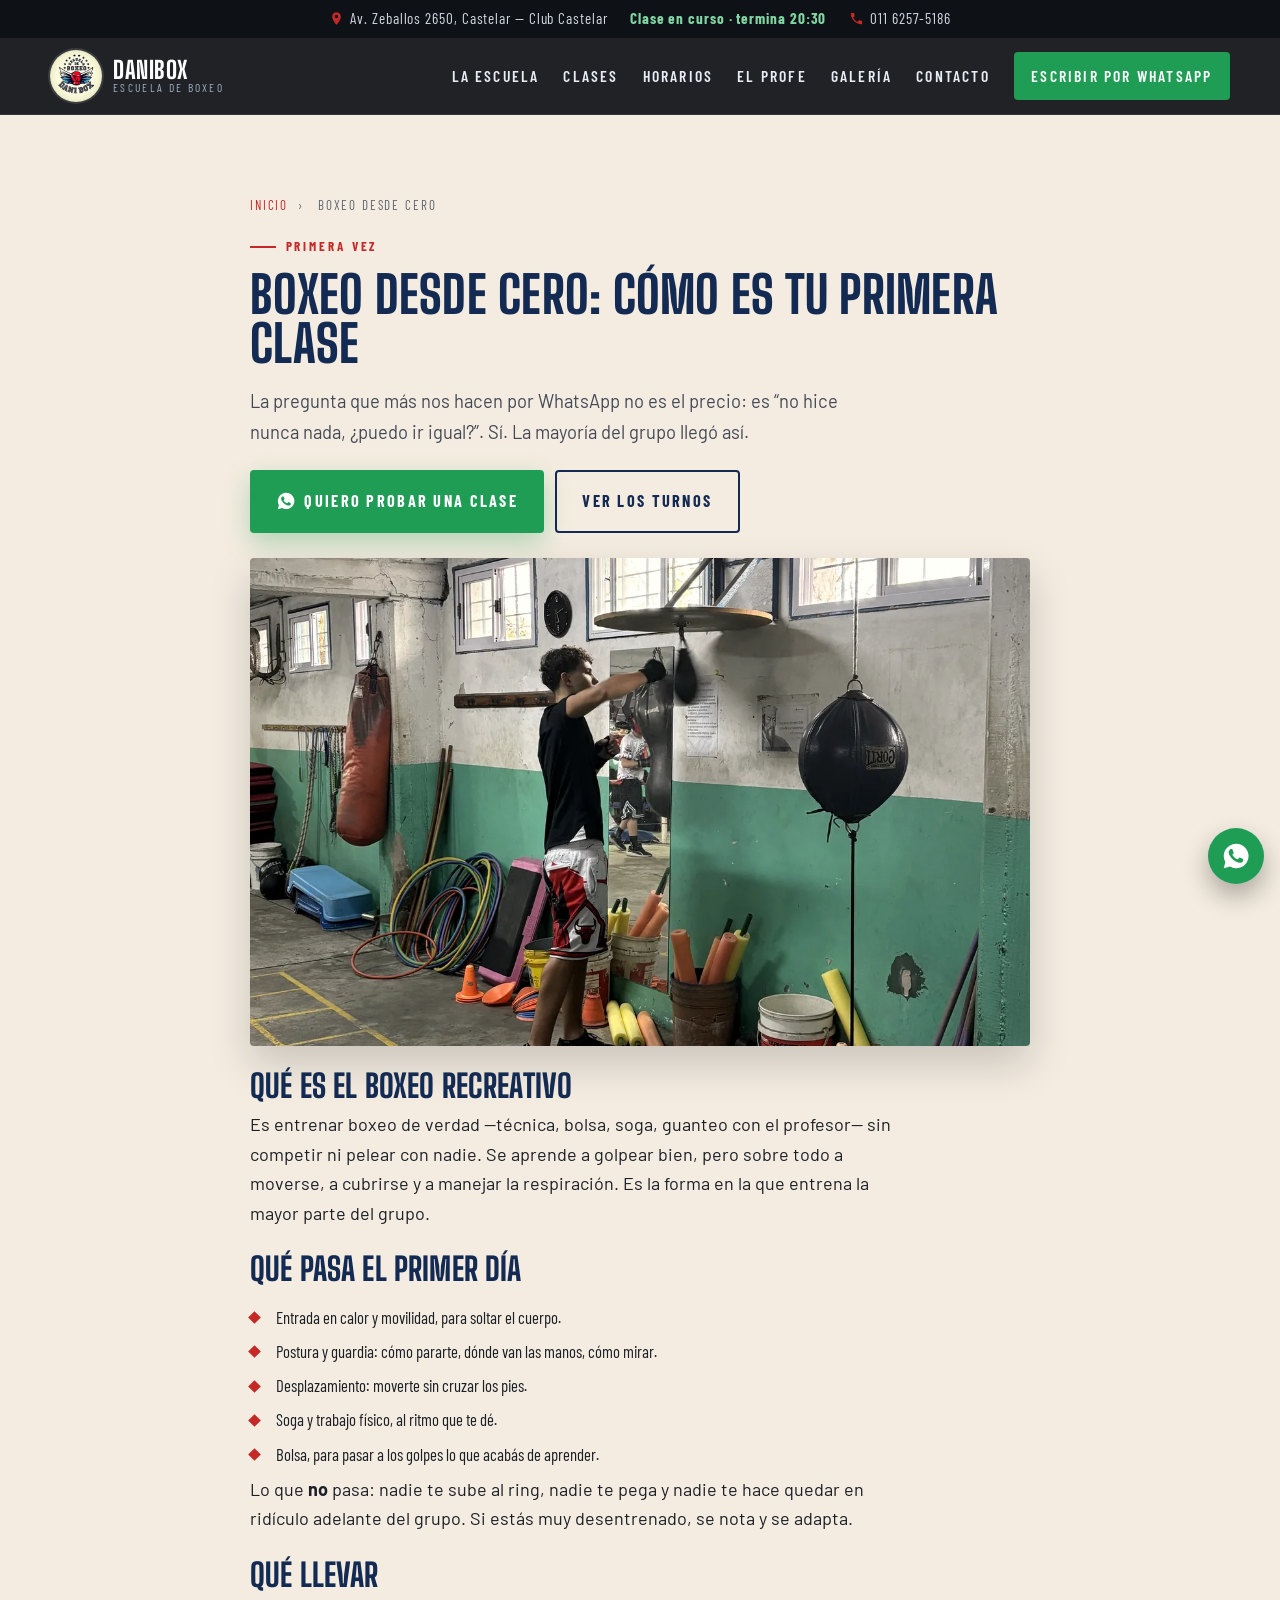
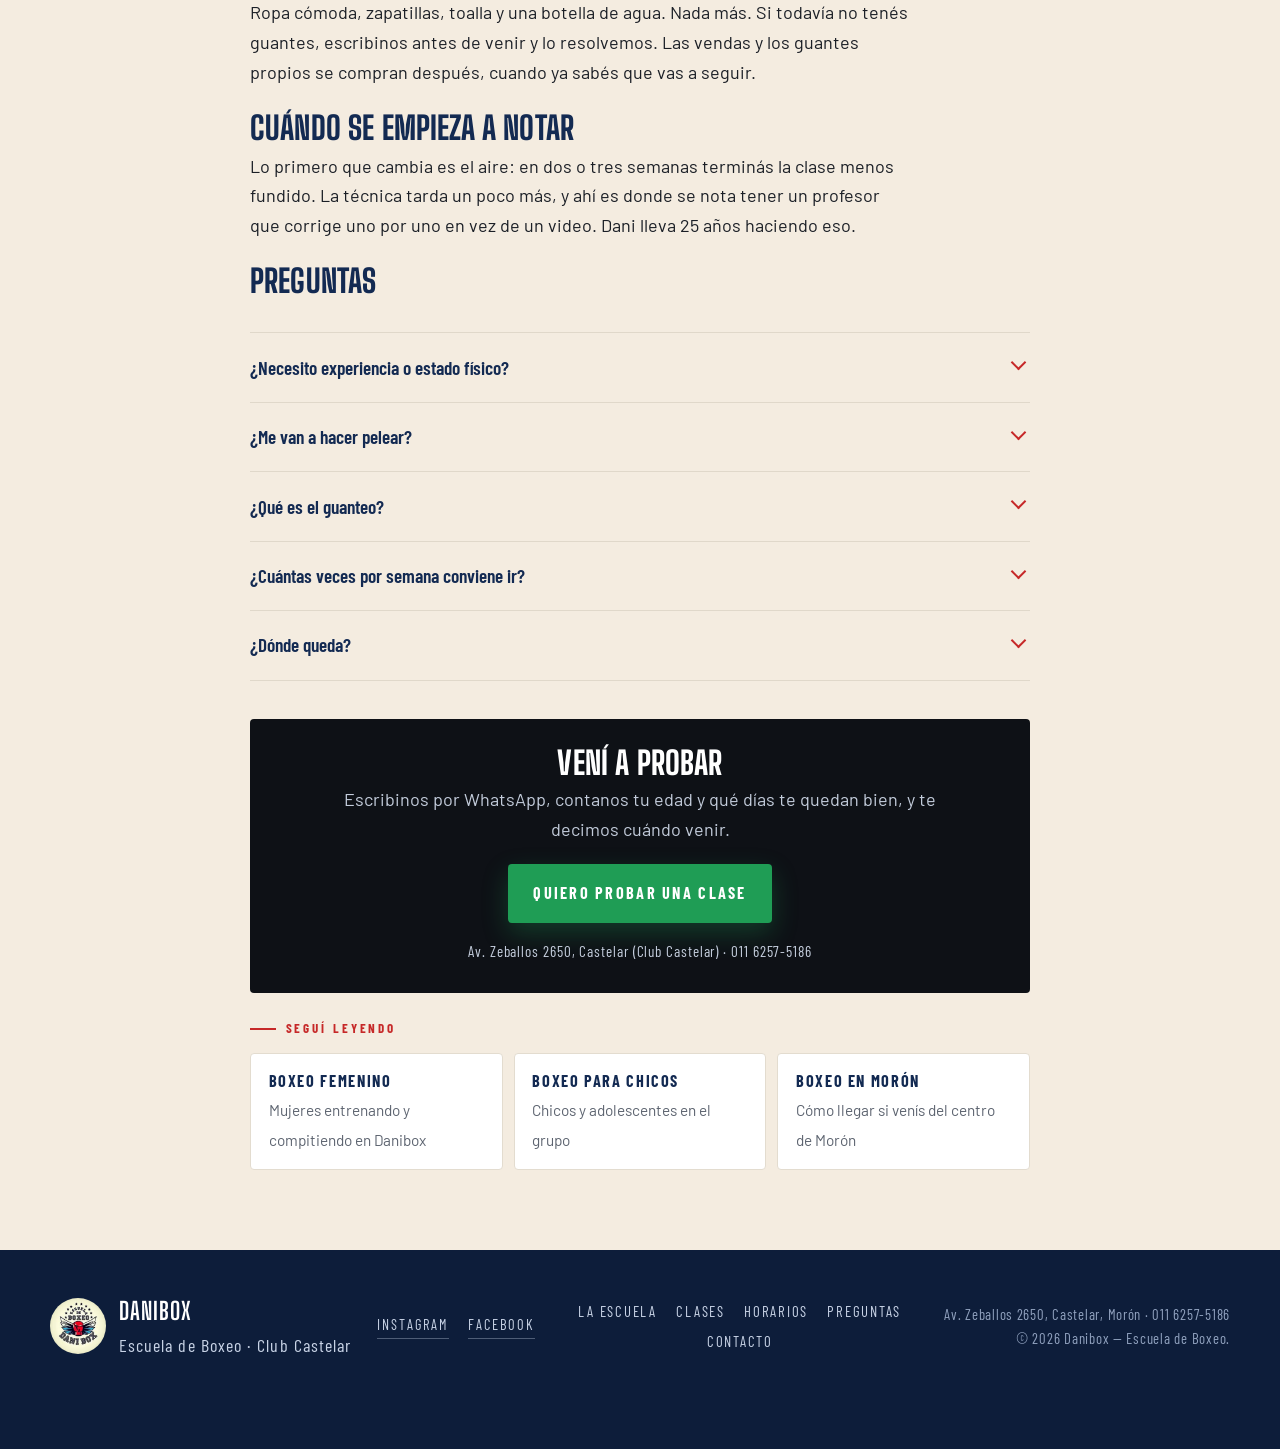
<file: boxeo-desde-cero.html>
<!DOCTYPE html>
<html lang="es-AR">
<head>
<meta charset="utf-8">
<meta name="viewport" content="width=device-width, initial-scale=1">
<title>Clases de boxeo desde cero en Castelar — Cómo es la primera clase | Danibox</title>
<meta name="description" content="Querés aprender a boxear desde cero: cómo es una clase de boxeo recreativo en Danibox (Club Castelar), qué llevar, qué se hace el primer día y qué NO va a pasar.">
<meta name="theme-color" content="#0e1116">
<link rel="canonical" href="https://dani-box.vercel.app/boxeo-desde-cero">
<meta name="robots" content="index, follow, max-image-preview:large">
<meta name="geo.region" content="AR-B">
<meta name="geo.placename" content="Castelar, Morón, Buenos Aires">
<meta name="geo.position" content="-34.6577433;-58.6432122">
<meta name="ICBM" content="-34.6577433, -58.6432122">

<meta property="og:type" content="article">
<meta property="og:locale" content="es_AR">
<meta property="og:site_name" content="Danibox — Escuela de Boxeo">
<meta property="og:title" content="Boxeo desde cero en Castelar — Danibox">
<meta property="og:description" content="Querés aprender a boxear desde cero: cómo es una clase de boxeo recreativo en Danibox (Club Castelar), qué llevar, qué se hace el primer día y qué NO va a pasar.">
<meta property="og:url" content="https://dani-box.vercel.app/boxeo-desde-cero">
<meta property="og:image" content="https://dani-box.vercel.app/assets/og.jpg">
<meta property="og:image:width" content="1200">
<meta property="og:image:height" content="630">
<meta name="twitter:card" content="summary_large_image">

<link rel="icon" href="/favicon.ico" sizes="any">
<link rel="apple-touch-icon" href="/assets/apple-touch-icon.png">
<link rel="manifest" href="/site.webmanifest">

<link rel="preconnect" href="https://fonts.googleapis.com">
<link rel="preconnect" href="https://fonts.gstatic.com" crossorigin>
<link href="https://fonts.googleapis.com/css2?family=Big+Shoulders+Display:wght@500;700;800;900&family=Barlow+Condensed:wght@500;600;700&family=Barlow:wght@400;500;600&display=swap" rel="stylesheet">
<link rel="stylesheet" href="/css/estilos.css">
</head>
<body>

<a class="saltar" href="#contenido">Ir al contenido</a>

<!-- barra de datos -->
<div class="tira" id="tira">
  <div class="contenedor tira__in">
    <span class="tira__item tira__dir">
      <svg viewBox="0 0 24 24" aria-hidden="true"><path d="M12 2a7 7 0 0 0-7 7c0 5 7 13 7 13s7-8 7-13a7 7 0 0 0-7-7Zm0 9.5A2.5 2.5 0 1 1 12 6a2.5 2.5 0 0 1 0 5.5Z"/></svg>
      Av. Zeballos 2650, Castelar — Club Castelar
    </span>
    <span class="tira__item" id="estado" hidden></span>
    <a class="tira__item tira__tel" href="tel:+541162575186">
      <svg viewBox="0 0 24 24" aria-hidden="true"><path d="M6.6 10.8a15.1 15.1 0 0 0 6.6 6.6l2.2-2.2a1 1 0 0 1 1-.25c1.1.37 2.3.57 3.6.57a1 1 0 0 1 1 1V20a1 1 0 0 1-1 1A17 17 0 0 1 3 4a1 1 0 0 1 1-1h3.5a1 1 0 0 1 1 1c0 1.3.2 2.5.57 3.6a1 1 0 0 1-.25 1l-2.22 2.2Z"/></svg>
      011 6257-5186
    </a>
  </div>
</div>

<!-- header -->
<header class="cab" id="cab">
  <div class="contenedor cab__in">
    <a class="marca" href="/" aria-label="Danibox, inicio">
      <img src="/assets/logo.png" alt="Escudo de la Escuela de Boxeo Dani Box" width="56" height="56" loading="eager">
      <span class="marca__txt">
        <strong>Danibox</strong>
        <em>Escuela de Boxeo</em>
      </span>
    </a>

    <nav class="nav" id="nav" aria-label="Principal">
      <a href="/#escuela">La escuela</a>
      <a href="/#clases">Clases</a>
      <a href="/#horarios">Horarios</a>
      <a href="/#profe">El profe</a>
      <a href="/#galeria">Galería</a>
      <a href="/#contacto">Contacto</a>
      <a class="nav__wa" href="https://wa.me/5491162575186?text=Hola%20Dani!%20Quiero%20info%20para%20empezar%20a%20entrenar%20boxeo%20en%20Danibox." target="_blank" rel="noopener">Escribir por WhatsApp</a>
    </nav>

    <button class="burger" id="burger" aria-label="Abrir menú" aria-expanded="false" aria-controls="nav">
      <span></span><span></span><span></span>
    </button>
  </div>
</header>

<main id="contenido">

<section class="seccion seccion--crema landing">
  <div class="contenedor contenedor--angosto">
    <nav class="miga" aria-label="Migas de pan">
      <a href="/">Inicio</a> <span>›</span> <span aria-current="page">Boxeo desde cero</span>
    </nav>

    <p class="etiqueta">Primera vez</p>
    <h1>Boxeo desde cero: cómo es tu primera clase</h1>
    <p class="entrada">La pregunta que más nos hacen por WhatsApp no es el precio: es “no hice nunca nada, ¿puedo ir igual?”. Sí. La mayoría del grupo llegó así.</p>

    <div class="ctas-landing">
      <a class="btn btn--wa" href="https://wa.me/5491162575186?text=Hola%20Dani!%20Nunca%20hice%20boxeo%20y%20quiero%20probar%20una%20clase." target="_blank" rel="noopener">
        <svg viewBox="0 0 32 32" aria-hidden="true"><path d="M16 3A13 13 0 0 0 4.6 22.4L3 29l6.8-1.8A13 13 0 1 0 16 3Zm7.6 18.4c-.3.9-1.8 1.7-2.5 1.8-.7.1-1.5.1-2.5-.2-.6-.2-1.3-.4-2.2-.8-3.9-1.7-6.4-5.6-6.6-5.9-.2-.3-1.6-2.1-1.6-4s1-2.8 1.4-3.2c.4-.4.8-.5 1-.5h.8c.3 0 .6 0 .9.7l1.2 2.9c.1.2.2.5 0 .8l-.5.7-.5.5c-.2.2-.4.4-.2.8.2.4 1 1.6 2.1 2.6 1.4 1.3 2.6 1.7 3 1.8.4.2.6.2.8-.1l1.2-1.4c.3-.3.5-.3.8-.2l2.8 1.3c.3.2.6.3.7.4.1.3.1 1-.1 1.9Z"/></svg>
        Quiero probar una clase
      </a>
      <a class="btn btn--linea" href="/#horarios">Ver los turnos</a>
    </div>

    <figure class="landing__foto">
      <img src="/assets/fotos/pera.webp" alt="Alumno de Danibox trabajando la pera en el gimnasio" width="1200" height="1600" loading="eager">
    </figure>

    
    <h2>Qué es el boxeo recreativo</h2>
    <p>Es entrenar boxeo de verdad —técnica, bolsa, soga, guanteo con el profesor— sin competir ni
    pelear con nadie. Se aprende a golpear bien, pero sobre todo a moverse, a cubrirse y a manejar
    la respiración. Es la forma en la que entrena la mayor parte del grupo.</p>

    <h2>Qué pasa el primer día</h2>
    <ul class="tilde">
      <li>Entrada en calor y movilidad, para soltar el cuerpo.</li>
      <li>Postura y guardia: cómo pararte, dónde van las manos, cómo mirar.</li>
      <li>Desplazamiento: moverte sin cruzar los pies.</li>
      <li>Soga y trabajo físico, al ritmo que te dé.</li>
      <li>Bolsa, para pasar a los golpes lo que acabás de aprender.</li>
    </ul>
    <p>Lo que <strong>no</strong> pasa: nadie te sube al ring, nadie te pega y nadie te hace quedar en
    ridículo adelante del grupo. Si estás muy desentrenado, se nota y se adapta.</p>

    <h2>Qué llevar</h2>
    <p>Ropa cómoda, zapatillas, toalla y una botella de agua. Nada más. Si todavía no tenés guantes,
    escribinos antes de venir y lo resolvemos. Las vendas y los guantes propios se compran después,
    cuando ya sabés que vas a seguir.</p>

    <h2>Cuándo se empieza a notar</h2>
    <p>Lo primero que cambia es el aire: en dos o tres semanas terminás la clase menos fundido. La
    técnica tarda un poco más, y ahí es donde se nota tener un profesor que corrige uno por uno en
    vez de un video. Dani lleva 25 años haciendo eso.</p>
 

    <h2>Preguntas</h2>
    <div class="faq" itemscope itemtype="https://schema.org/FAQPage">
      <details itemscope itemprop="mainEntity" itemtype="https://schema.org/Question">
        <summary itemprop="name">¿Necesito experiencia o estado físico?</summary>
        <div itemscope itemprop="acceptedAnswer" itemtype="https://schema.org/Answer">
          <p itemprop="text">No. Se empieza por la postura, el movimiento y la guardia, y cada uno va a su ritmo. La mayoría llega sin haberse puesto nunca un guante.</p>
        </div>
      </details>
      <details itemscope itemprop="mainEntity" itemtype="https://schema.org/Question">
        <summary itemprop="name">¿Me van a hacer pelear?</summary>
        <div itemscope itemprop="acceptedAnswer" itemtype="https://schema.org/Answer">
          <p itemprop="text">No. Podés entrenar siempre de forma recreativa y no subirte nunca al ring. Competir es una opción aparte, para el que la busca.</p>
        </div>
      </details>
      <details itemscope itemprop="mainEntity" itemtype="https://schema.org/Question">
        <summary itemprop="name">¿Qué es el guanteo?</summary>
        <div itemscope itemprop="acceptedAnswer" itemtype="https://schema.org/Answer">
          <p itemprop="text">Es practicar los golpes con el profesor, que sostiene las manoplas o los guantes. No es pelear: es la forma de corregir la técnica golpeando en movimiento.</p>
        </div>
      </details>
      <details itemscope itemprop="mainEntity" itemtype="https://schema.org/Question">
        <summary itemprop="name">¿Cuántas veces por semana conviene ir?</summary>
        <div itemscope itemprop="acceptedAnswer" itemtype="https://schema.org/Answer">
          <p itemprop="text">Hay turnos lunes, miércoles y viernes, y martes y jueves. Con dos o tres veces por semana ya se nota; eso lo vas a charlar con Dani según tu objetivo.</p>
        </div>
      </details>
      <details itemscope itemprop="mainEntity" itemtype="https://schema.org/Question">
        <summary itemprop="name">¿Dónde queda?</summary>
        <div itemscope itemprop="acceptedAnswer" itemtype="https://schema.org/Answer">
          <p itemprop="text">En el Club Castelar, Av. Zeballos 2650, Castelar, partido de Morón, a diez minutos a pie de la estación Castelar.</p>
        </div>
      </details>
    </div>

    <div class="caja-cta">
      <h2>Vení a probar</h2>
      <p>Escribinos por WhatsApp, contanos tu edad y qué días te quedan bien, y te decimos cuándo venir.</p>
      <a class="btn btn--wa" href="https://wa.me/5491162575186?text=Hola%20Dani!%20Nunca%20hice%20boxeo%20y%20quiero%20probar%20una%20clase." target="_blank" rel="noopener">Quiero probar una clase</a>
      <p class="caja-cta__dato">Av. Zeballos 2650, Castelar (Club Castelar) · 011 6257-5186</p>
    </div>

    <nav class="relacionadas" aria-label="Otras páginas">
      <p class="etiqueta">Seguí leyendo</p>
      <ul>
        <li><a href="/boxeo-femenino"><strong>Boxeo femenino</strong><span>Mujeres entrenando y compitiendo en Danibox</span></a></li>
        <li><a href="/boxeo-para-chicos"><strong>Boxeo para chicos</strong><span>Chicos y adolescentes en el grupo</span></a></li>
        <li><a href="/boxeo-en-moron"><strong>Boxeo en Morón</strong><span>Cómo llegar si venís del centro de Morón</span></a></li>
      </ul>
    </nav>
  </div>
</section>

</main>

<footer class="pie">
  <div class="contenedor pie__in">
    <div class="pie__marca">
      <img src="/assets/logo.png" alt="" width="64" height="64" loading="lazy">
      <p><strong>Danibox</strong><br>Escuela de Boxeo · Club Castelar</p>
    </div>
    <p class="pie__redes">
      <a href="https://www.instagram.com/boxeo.danibox/" target="_blank" rel="noopener">Instagram</a>
      <a href="https://www.facebook.com/boxeo.castelar/" target="_blank" rel="noopener">Facebook</a>
    </p>
    <nav class="pie__nav" aria-label="Pie">
      <a href="/#escuela">La escuela</a>
      <a href="/#clases">Clases</a>
      <a href="/#horarios">Horarios</a>
      <a href="/#faq">Preguntas</a>
      <a href="/#contacto">Contacto</a>
    </nav>
    <p class="pie__legal">
      Av. Zeballos 2650, Castelar, Morón · 011 6257-5186<br>
      <span id="anio"></span> Danibox — Escuela de Boxeo.
    </p>
  </div>
</footer>

<a class="wa-flotante" href="https://wa.me/5491162575186?text=Hola%20Dani!%20Quiero%20info%20para%20entrenar%20boxeo%20en%20Danibox." target="_blank" rel="noopener" aria-label="Escribir por WhatsApp">
  <svg viewBox="0 0 32 32" aria-hidden="true"><path d="M16 3A13 13 0 0 0 4.6 22.4L3 29l6.8-1.8A13 13 0 1 0 16 3Zm7.6 18.4c-.3.9-1.8 1.7-2.5 1.8-.7.1-1.5.1-2.5-.2-.6-.2-1.3-.4-2.2-.8-3.9-1.7-6.4-5.6-6.6-5.9-.2-.3-1.6-2.1-1.6-4s1-2.8 1.4-3.2c.4-.4.8-.5 1-.5h.8c.3 0 .6 0 .9.7l1.2 2.9c.1.2.2.5 0 .8l-.5.7-.5.5c-.2.2-.4.4-.2.8.2.4 1 1.6 2.1 2.6 1.4 1.3 2.6 1.7 3 1.8.4.2.6.2.8-.1l1.2-1.4c.3-.3.5-.3.8-.2l2.8 1.3c.3.2.6.3.7.4.1.3.1 1-.1 1.9Z"/></svg>
</a>

<script type="application/ld+json">
{
  "@context": "https://schema.org",
  "@graph": [
    {
      "@type": "BreadcrumbList",
      "itemListElement": [
        { "@type": "ListItem", "position": 1, "name": "Inicio", "item": "https://dani-box.vercel.app/" },
        { "@type": "ListItem", "position": 2, "name": "Boxeo desde cero", "item": "https://dani-box.vercel.app/boxeo-desde-cero" }
      ]
    },
    {
      "@type": "WebPage",
      "@id": "https://dani-box.vercel.app/boxeo-desde-cero#pagina",
      "url": "https://dani-box.vercel.app/boxeo-desde-cero",
      "name": "Clases de boxeo desde cero en Castelar — Cómo es la primera clase | Danibox",
      "description": "Querés aprender a boxear desde cero: cómo es una clase de boxeo recreativo en Danibox (Club Castelar), qué llevar, qué se hace el primer día y qué NO va a pasar.",
      "inLanguage": "es-AR",
      "isPartOf": { "@id": "https://dani-box.vercel.app/#sitio" },
      "about": { "@id": "https://dani-box.vercel.app/#danibox" },
      "primaryImageOfPage": "https://dani-box.vercel.app/assets/fotos/pera.webp"
    },
    {
      "@type": "SportsActivityLocation",
      "@id": "https://dani-box.vercel.app/#danibox",
      "name": "Danibox — Escuela de Boxeo",
      "url": "https://dani-box.vercel.app/",
      "telephone": "+54 11 6257-5186",
      "address": {
        "@type": "PostalAddress",
        "streetAddress": "Av. Zeballos 2650",
        "addressLocality": "Castelar",
        "addressRegion": "Buenos Aires",
        "postalCode": "B1712",
        "addressCountry": "AR"
      },
      "geo": { "@type": "GeoCoordinates", "latitude": -34.6577433, "longitude": -58.6432122 },
      "areaServed": ["Castelar", "Morón", "Ituzaingó", "Haedo", "El Palomar", "Villa Tesei", "Zona Oeste del GBA"],
      "sport": "Boxeo"
    }
  ]
}
</script>

<script src="/js/main.js" defer></script>
</body>
</html>
</file>
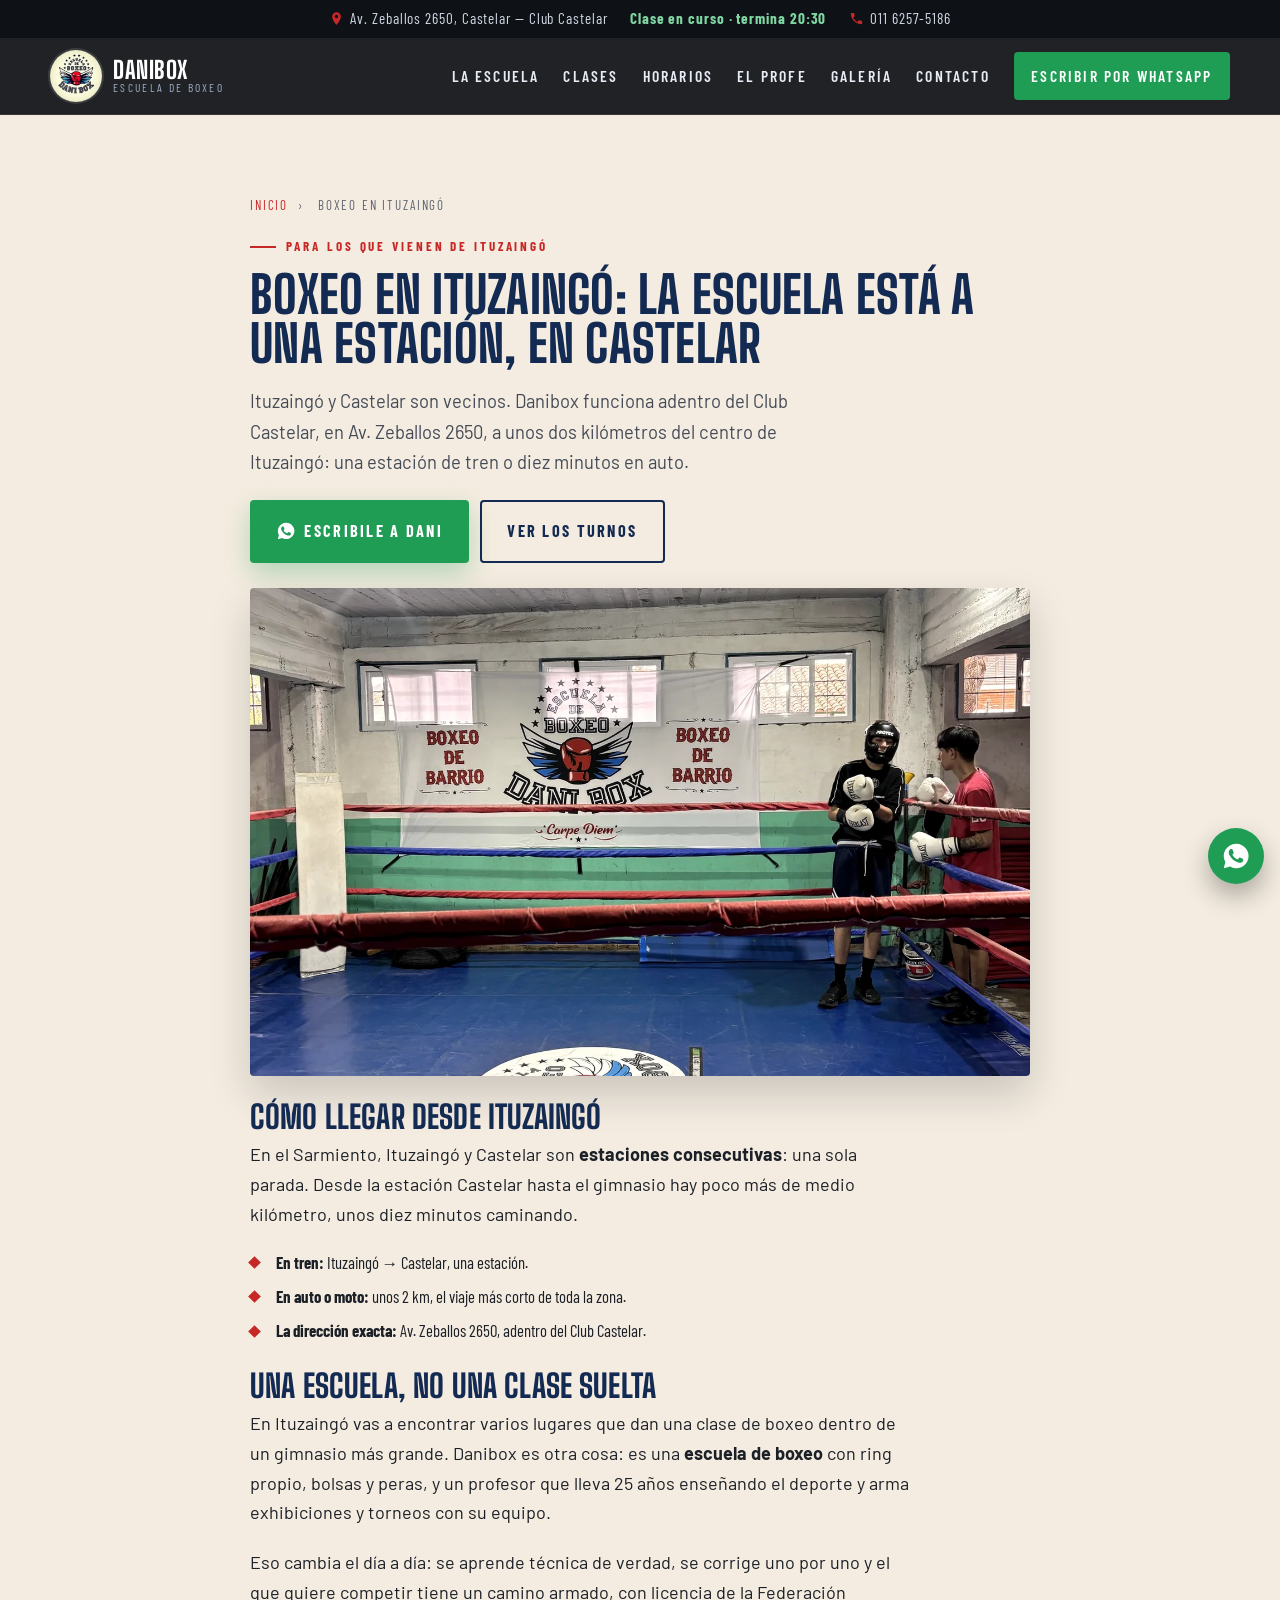
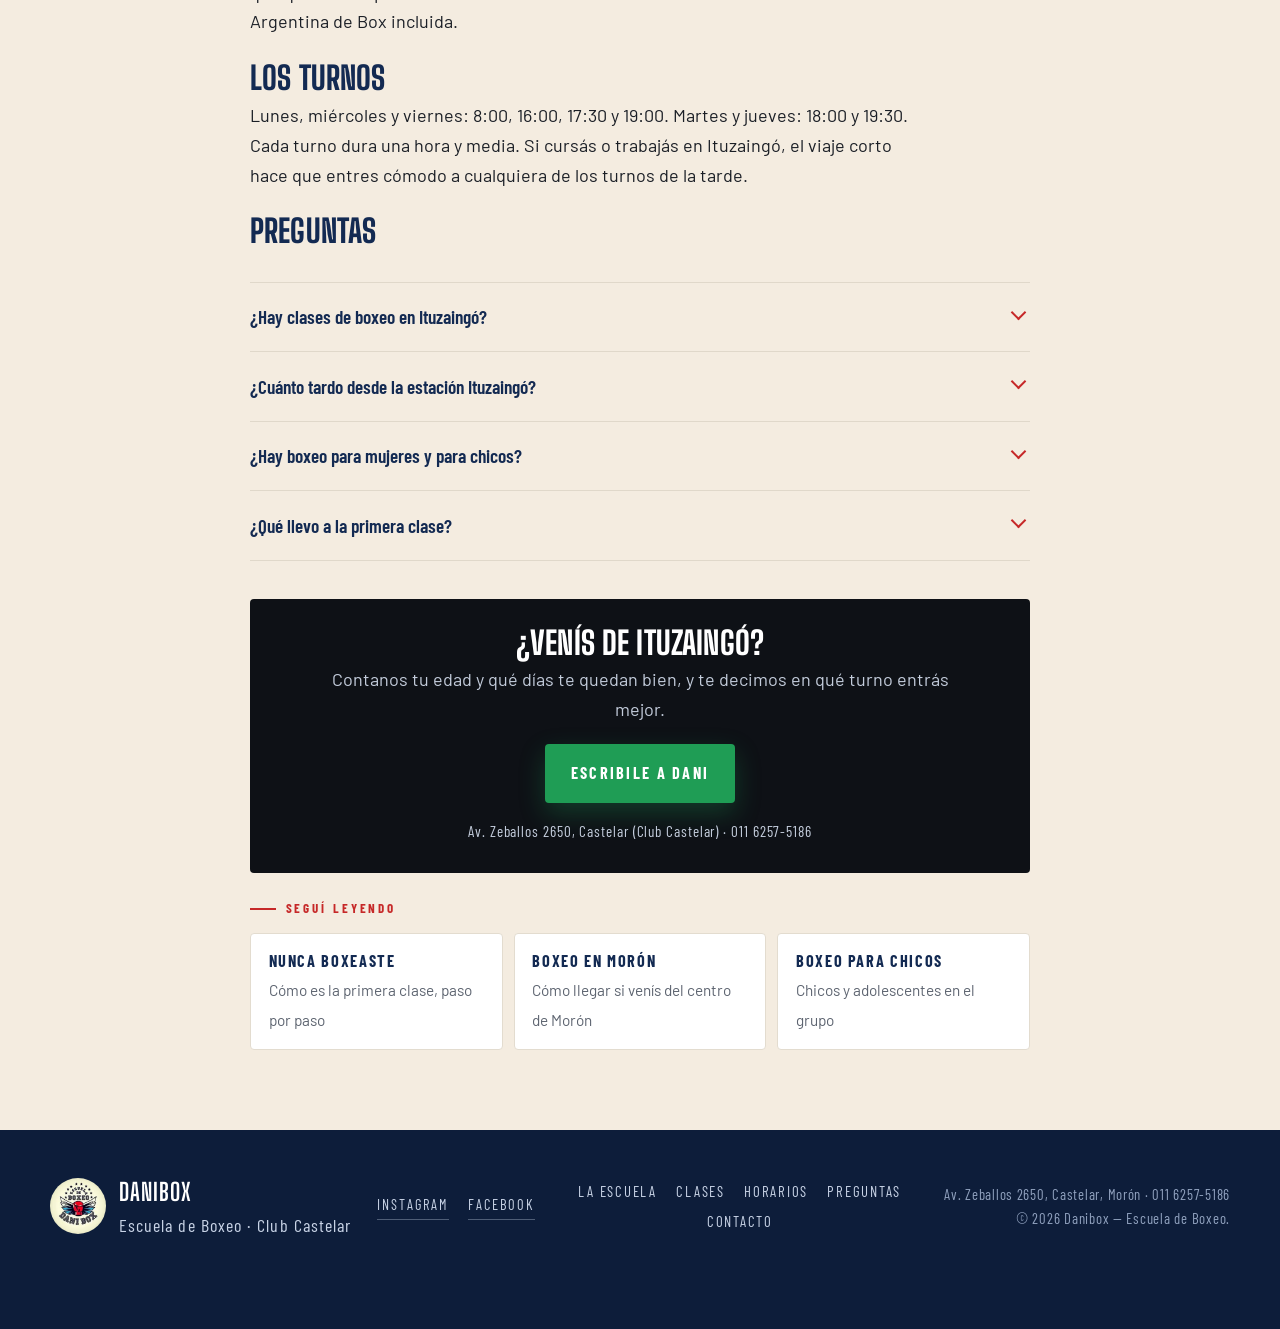
<file: boxeo-en-ituzaingo.html>
<!DOCTYPE html>
<html lang="es-AR">
<head>
<meta charset="utf-8">
<meta name="viewport" content="width=device-width, initial-scale=1">
<title>Boxeo en Ituzaingó — Clases a una estación, en Castelar | Danibox</title>
<meta name="description" content="¿Buscás clases de boxeo en Ituzaingó? Danibox entrena en el Club Castelar, a unos 2 km y una estación de tren de Ituzaingó. Recreativo, competitivo, femenino y juveniles.">
<meta name="theme-color" content="#0e1116">
<link rel="canonical" href="https://dani-box.vercel.app/boxeo-en-ituzaingo">
<meta name="robots" content="index, follow, max-image-preview:large">
<meta name="geo.region" content="AR-B">
<meta name="geo.placename" content="Castelar, Morón, Buenos Aires">
<meta name="geo.position" content="-34.6577433;-58.6432122">
<meta name="ICBM" content="-34.6577433, -58.6432122">

<meta property="og:type" content="article">
<meta property="og:locale" content="es_AR">
<meta property="og:site_name" content="Danibox — Escuela de Boxeo">
<meta property="og:title" content="Boxeo en Ituzaingó — Danibox, a una estación">
<meta property="og:description" content="¿Buscás clases de boxeo en Ituzaingó? Danibox entrena en el Club Castelar, a unos 2 km y una estación de tren de Ituzaingó. Recreativo, competitivo, femenino y juveniles.">
<meta property="og:url" content="https://dani-box.vercel.app/boxeo-en-ituzaingo">
<meta property="og:image" content="https://dani-box.vercel.app/assets/og.jpg">
<meta property="og:image:width" content="1200">
<meta property="og:image:height" content="630">
<meta name="twitter:card" content="summary_large_image">

<link rel="icon" href="/favicon.ico" sizes="any">
<link rel="apple-touch-icon" href="/assets/apple-touch-icon.png">
<link rel="manifest" href="/site.webmanifest">

<link rel="preconnect" href="https://fonts.googleapis.com">
<link rel="preconnect" href="https://fonts.gstatic.com" crossorigin>
<link href="https://fonts.googleapis.com/css2?family=Big+Shoulders+Display:wght@500;700;800;900&family=Barlow+Condensed:wght@500;600;700&family=Barlow:wght@400;500;600&display=swap" rel="stylesheet">
<link rel="stylesheet" href="/css/estilos.css">
</head>
<body>

<a class="saltar" href="#contenido">Ir al contenido</a>

<!-- barra de datos -->
<div class="tira" id="tira">
  <div class="contenedor tira__in">
    <span class="tira__item tira__dir">
      <svg viewBox="0 0 24 24" aria-hidden="true"><path d="M12 2a7 7 0 0 0-7 7c0 5 7 13 7 13s7-8 7-13a7 7 0 0 0-7-7Zm0 9.5A2.5 2.5 0 1 1 12 6a2.5 2.5 0 0 1 0 5.5Z"/></svg>
      Av. Zeballos 2650, Castelar — Club Castelar
    </span>
    <span class="tira__item" id="estado" hidden></span>
    <a class="tira__item tira__tel" href="tel:+541162575186">
      <svg viewBox="0 0 24 24" aria-hidden="true"><path d="M6.6 10.8a15.1 15.1 0 0 0 6.6 6.6l2.2-2.2a1 1 0 0 1 1-.25c1.1.37 2.3.57 3.6.57a1 1 0 0 1 1 1V20a1 1 0 0 1-1 1A17 17 0 0 1 3 4a1 1 0 0 1 1-1h3.5a1 1 0 0 1 1 1c0 1.3.2 2.5.57 3.6a1 1 0 0 1-.25 1l-2.22 2.2Z"/></svg>
      011 6257-5186
    </a>
  </div>
</div>

<!-- header -->
<header class="cab" id="cab">
  <div class="contenedor cab__in">
    <a class="marca" href="/" aria-label="Danibox, inicio">
      <img src="/assets/logo.png" alt="Escudo de la Escuela de Boxeo Dani Box" width="56" height="56" loading="eager">
      <span class="marca__txt">
        <strong>Danibox</strong>
        <em>Escuela de Boxeo</em>
      </span>
    </a>

    <nav class="nav" id="nav" aria-label="Principal">
      <a href="/#escuela">La escuela</a>
      <a href="/#clases">Clases</a>
      <a href="/#horarios">Horarios</a>
      <a href="/#profe">El profe</a>
      <a href="/#galeria">Galería</a>
      <a href="/#contacto">Contacto</a>
      <a class="nav__wa" href="https://wa.me/5491162575186?text=Hola%20Dani!%20Quiero%20info%20para%20empezar%20a%20entrenar%20boxeo%20en%20Danibox." target="_blank" rel="noopener">Escribir por WhatsApp</a>
    </nav>

    <button class="burger" id="burger" aria-label="Abrir menú" aria-expanded="false" aria-controls="nav">
      <span></span><span></span><span></span>
    </button>
  </div>
</header>

<main id="contenido">

<section class="seccion seccion--crema landing">
  <div class="contenedor contenedor--angosto">
    <nav class="miga" aria-label="Migas de pan">
      <a href="/">Inicio</a> <span>›</span> <span aria-current="page">Boxeo en Ituzaingó</span>
    </nav>

    <p class="etiqueta">Para los que vienen de Ituzaingó</p>
    <h1>Boxeo en Ituzaingó: la escuela está a una estación, en Castelar</h1>
    <p class="entrada">Ituzaingó y Castelar son vecinos. Danibox funciona adentro del Club Castelar, en Av. Zeballos 2650, a unos dos kilómetros del centro de Ituzaingó: una estación de tren o diez minutos en auto.</p>

    <div class="ctas-landing">
      <a class="btn btn--wa" href="https://wa.me/5491162575186?text=Hola%20Dani!%20Soy%20de%20Ituzaing%C3%B3%20y%20quiero%20empezar%20a%20entrenar%20boxeo." target="_blank" rel="noopener">
        <svg viewBox="0 0 32 32" aria-hidden="true"><path d="M16 3A13 13 0 0 0 4.6 22.4L3 29l6.8-1.8A13 13 0 1 0 16 3Zm7.6 18.4c-.3.9-1.8 1.7-2.5 1.8-.7.1-1.5.1-2.5-.2-.6-.2-1.3-.4-2.2-.8-3.9-1.7-6.4-5.6-6.6-5.9-.2-.3-1.6-2.1-1.6-4s1-2.8 1.4-3.2c.4-.4.8-.5 1-.5h.8c.3 0 .6 0 .9.7l1.2 2.9c.1.2.2.5 0 .8l-.5.7-.5.5c-.2.2-.4.4-.2.8.2.4 1 1.6 2.1 2.6 1.4 1.3 2.6 1.7 3 1.8.4.2.6.2.8-.1l1.2-1.4c.3-.3.5-.3.8-.2l2.8 1.3c.3.2.6.3.7.4.1.3.1 1-.1 1.9Z"/></svg>
        Escribile a Dani
      </a>
      <a class="btn btn--linea" href="/#horarios">Ver los turnos</a>
    </div>

    <figure class="landing__foto">
      <img src="/assets/fotos/ring-cartel.webp" alt="El ring de Danibox con el cartel de la Escuela de Boxeo" width="1400" height="1867" loading="eager">
    </figure>

    
    <h2>Cómo llegar desde Ituzaingó</h2>
    <p>En el Sarmiento, Ituzaingó y Castelar son <strong>estaciones consecutivas</strong>: una sola
    parada. Desde la estación Castelar hasta el gimnasio hay poco más de medio kilómetro, unos diez
    minutos caminando.</p>
    <ul class="tilde">
      <li><strong>En tren:</strong> Ituzaingó → Castelar, una estación.</li>
      <li><strong>En auto o moto:</strong> unos 2 km, el viaje más corto de toda la zona.</li>
      <li><strong>La dirección exacta:</strong> Av. Zeballos 2650, adentro del Club Castelar.</li>
    </ul>

    <h2>Una escuela, no una clase suelta</h2>
    <p>En Ituzaingó vas a encontrar varios lugares que dan una clase de boxeo dentro de un gimnasio
    más grande. Danibox es otra cosa: es una <strong>escuela de boxeo</strong> con ring propio,
    bolsas y peras, y un profesor que lleva 25 años enseñando el deporte y arma exhibiciones y
    torneos con su equipo.</p>
    <p>Eso cambia el día a día: se aprende técnica de verdad, se corrige uno por uno y el que quiere
    competir tiene un camino armado, con licencia de la Federación Argentina de Box incluida.</p>

    <h2>Los turnos</h2>
    <p>Lunes, miércoles y viernes: 8:00, 16:00, 17:30 y 19:00. Martes y jueves: 18:00 y 19:30.
    Cada turno dura una hora y media. Si cursás o trabajás en Ituzaingó, el viaje corto hace que
    entres cómodo a cualquiera de los turnos de la tarde.</p>
 

    <h2>Preguntas</h2>
    <div class="faq" itemscope itemtype="https://schema.org/FAQPage">
      <details itemscope itemprop="mainEntity" itemtype="https://schema.org/Question">
        <summary itemprop="name">¿Hay clases de boxeo en Ituzaingó?</summary>
        <div itemscope itemprop="acceptedAnswer" itemtype="https://schema.org/Answer">
          <p itemprop="text">Danibox funciona en Castelar, pegado a Ituzaingó: a unos 2 km del centro, una sola estación de tren. Es el gimnasio de boxeo más cercano para buena parte de Ituzaingó.</p>
        </div>
      </details>
      <details itemscope itemprop="mainEntity" itemtype="https://schema.org/Question">
        <summary itemprop="name">¿Cuánto tardo desde la estación Ituzaingó?</summary>
        <div itemscope itemprop="acceptedAnswer" itemtype="https://schema.org/Answer">
          <p itemprop="text">Una estación hasta Castelar y después unos diez minutos a pie. En auto, unos 2 km.</p>
        </div>
      </details>
      <details itemscope itemprop="mainEntity" itemtype="https://schema.org/Question">
        <summary itemprop="name">¿Hay boxeo para mujeres y para chicos?</summary>
        <div itemscope itemprop="acceptedAnswer" itemtype="https://schema.org/Answer">
          <p itemprop="text">Sí. El equipo es femenino y masculino desde siempre, y entrenan chicos y adolescentes junto a los adultos.</p>
        </div>
      </details>
      <details itemscope itemprop="mainEntity" itemtype="https://schema.org/Question">
        <summary itemprop="name">¿Qué llevo a la primera clase?</summary>
        <div itemscope itemprop="acceptedAnswer" itemtype="https://schema.org/Answer">
          <p itemprop="text">Ropa cómoda, zapatillas, toalla y agua. Si todavía no tenés guantes, escribinos antes de venir y lo vemos.</p>
        </div>
      </details>
    </div>

    <div class="caja-cta">
      <h2>¿Venís de Ituzaingó?</h2>
      <p>Contanos tu edad y qué días te quedan bien, y te decimos en qué turno entrás mejor.</p>
      <a class="btn btn--wa" href="https://wa.me/5491162575186?text=Hola%20Dani!%20Soy%20de%20Ituzaing%C3%B3%20y%20quiero%20empezar%20a%20entrenar%20boxeo." target="_blank" rel="noopener">Escribile a Dani</a>
      <p class="caja-cta__dato">Av. Zeballos 2650, Castelar (Club Castelar) · 011 6257-5186</p>
    </div>

    <nav class="relacionadas" aria-label="Otras páginas">
      <p class="etiqueta">Seguí leyendo</p>
      <ul>
        <li><a href="/boxeo-desde-cero"><strong>Nunca boxeaste</strong><span>Cómo es la primera clase, paso por paso</span></a></li>
        <li><a href="/boxeo-en-moron"><strong>Boxeo en Morón</strong><span>Cómo llegar si venís del centro de Morón</span></a></li>
        <li><a href="/boxeo-para-chicos"><strong>Boxeo para chicos</strong><span>Chicos y adolescentes en el grupo</span></a></li>
      </ul>
    </nav>
  </div>
</section>

</main>

<footer class="pie">
  <div class="contenedor pie__in">
    <div class="pie__marca">
      <img src="/assets/logo.png" alt="" width="64" height="64" loading="lazy">
      <p><strong>Danibox</strong><br>Escuela de Boxeo · Club Castelar</p>
    </div>
    <p class="pie__redes">
      <a href="https://www.instagram.com/boxeo.danibox/" target="_blank" rel="noopener">Instagram</a>
      <a href="https://www.facebook.com/boxeo.castelar/" target="_blank" rel="noopener">Facebook</a>
    </p>
    <nav class="pie__nav" aria-label="Pie">
      <a href="/#escuela">La escuela</a>
      <a href="/#clases">Clases</a>
      <a href="/#horarios">Horarios</a>
      <a href="/#faq">Preguntas</a>
      <a href="/#contacto">Contacto</a>
    </nav>
    <p class="pie__legal">
      Av. Zeballos 2650, Castelar, Morón · 011 6257-5186<br>
      <span id="anio"></span> Danibox — Escuela de Boxeo.
    </p>
  </div>
</footer>

<a class="wa-flotante" href="https://wa.me/5491162575186?text=Hola%20Dani!%20Quiero%20info%20para%20entrenar%20boxeo%20en%20Danibox." target="_blank" rel="noopener" aria-label="Escribir por WhatsApp">
  <svg viewBox="0 0 32 32" aria-hidden="true"><path d="M16 3A13 13 0 0 0 4.6 22.4L3 29l6.8-1.8A13 13 0 1 0 16 3Zm7.6 18.4c-.3.9-1.8 1.7-2.5 1.8-.7.1-1.5.1-2.5-.2-.6-.2-1.3-.4-2.2-.8-3.9-1.7-6.4-5.6-6.6-5.9-.2-.3-1.6-2.1-1.6-4s1-2.8 1.4-3.2c.4-.4.8-.5 1-.5h.8c.3 0 .6 0 .9.7l1.2 2.9c.1.2.2.5 0 .8l-.5.7-.5.5c-.2.2-.4.4-.2.8.2.4 1 1.6 2.1 2.6 1.4 1.3 2.6 1.7 3 1.8.4.2.6.2.8-.1l1.2-1.4c.3-.3.5-.3.8-.2l2.8 1.3c.3.2.6.3.7.4.1.3.1 1-.1 1.9Z"/></svg>
</a>

<script type="application/ld+json">
{
  "@context": "https://schema.org",
  "@graph": [
    {
      "@type": "BreadcrumbList",
      "itemListElement": [
        { "@type": "ListItem", "position": 1, "name": "Inicio", "item": "https://dani-box.vercel.app/" },
        { "@type": "ListItem", "position": 2, "name": "Boxeo en Ituzaingó", "item": "https://dani-box.vercel.app/boxeo-en-ituzaingo" }
      ]
    },
    {
      "@type": "WebPage",
      "@id": "https://dani-box.vercel.app/boxeo-en-ituzaingo#pagina",
      "url": "https://dani-box.vercel.app/boxeo-en-ituzaingo",
      "name": "Boxeo en Ituzaingó — Clases a una estación, en Castelar | Danibox",
      "description": "¿Buscás clases de boxeo en Ituzaingó? Danibox entrena en el Club Castelar, a unos 2 km y una estación de tren de Ituzaingó. Recreativo, competitivo, femenino y juveniles.",
      "inLanguage": "es-AR",
      "isPartOf": { "@id": "https://dani-box.vercel.app/#sitio" },
      "about": { "@id": "https://dani-box.vercel.app/#danibox" },
      "primaryImageOfPage": "https://dani-box.vercel.app/assets/fotos/ring-cartel.webp"
    },
    {
      "@type": "SportsActivityLocation",
      "@id": "https://dani-box.vercel.app/#danibox",
      "name": "Danibox — Escuela de Boxeo",
      "url": "https://dani-box.vercel.app/",
      "telephone": "+54 11 6257-5186",
      "address": {
        "@type": "PostalAddress",
        "streetAddress": "Av. Zeballos 2650",
        "addressLocality": "Castelar",
        "addressRegion": "Buenos Aires",
        "postalCode": "B1712",
        "addressCountry": "AR"
      },
      "geo": { "@type": "GeoCoordinates", "latitude": -34.6577433, "longitude": -58.6432122 },
      "areaServed": ["Castelar", "Morón", "Ituzaingó", "Haedo", "El Palomar", "Villa Tesei", "Zona Oeste del GBA"],
      "sport": "Boxeo"
    }
  ]
}
</script>

<script src="/js/main.js" defer></script>
</body>
</html>
</file>
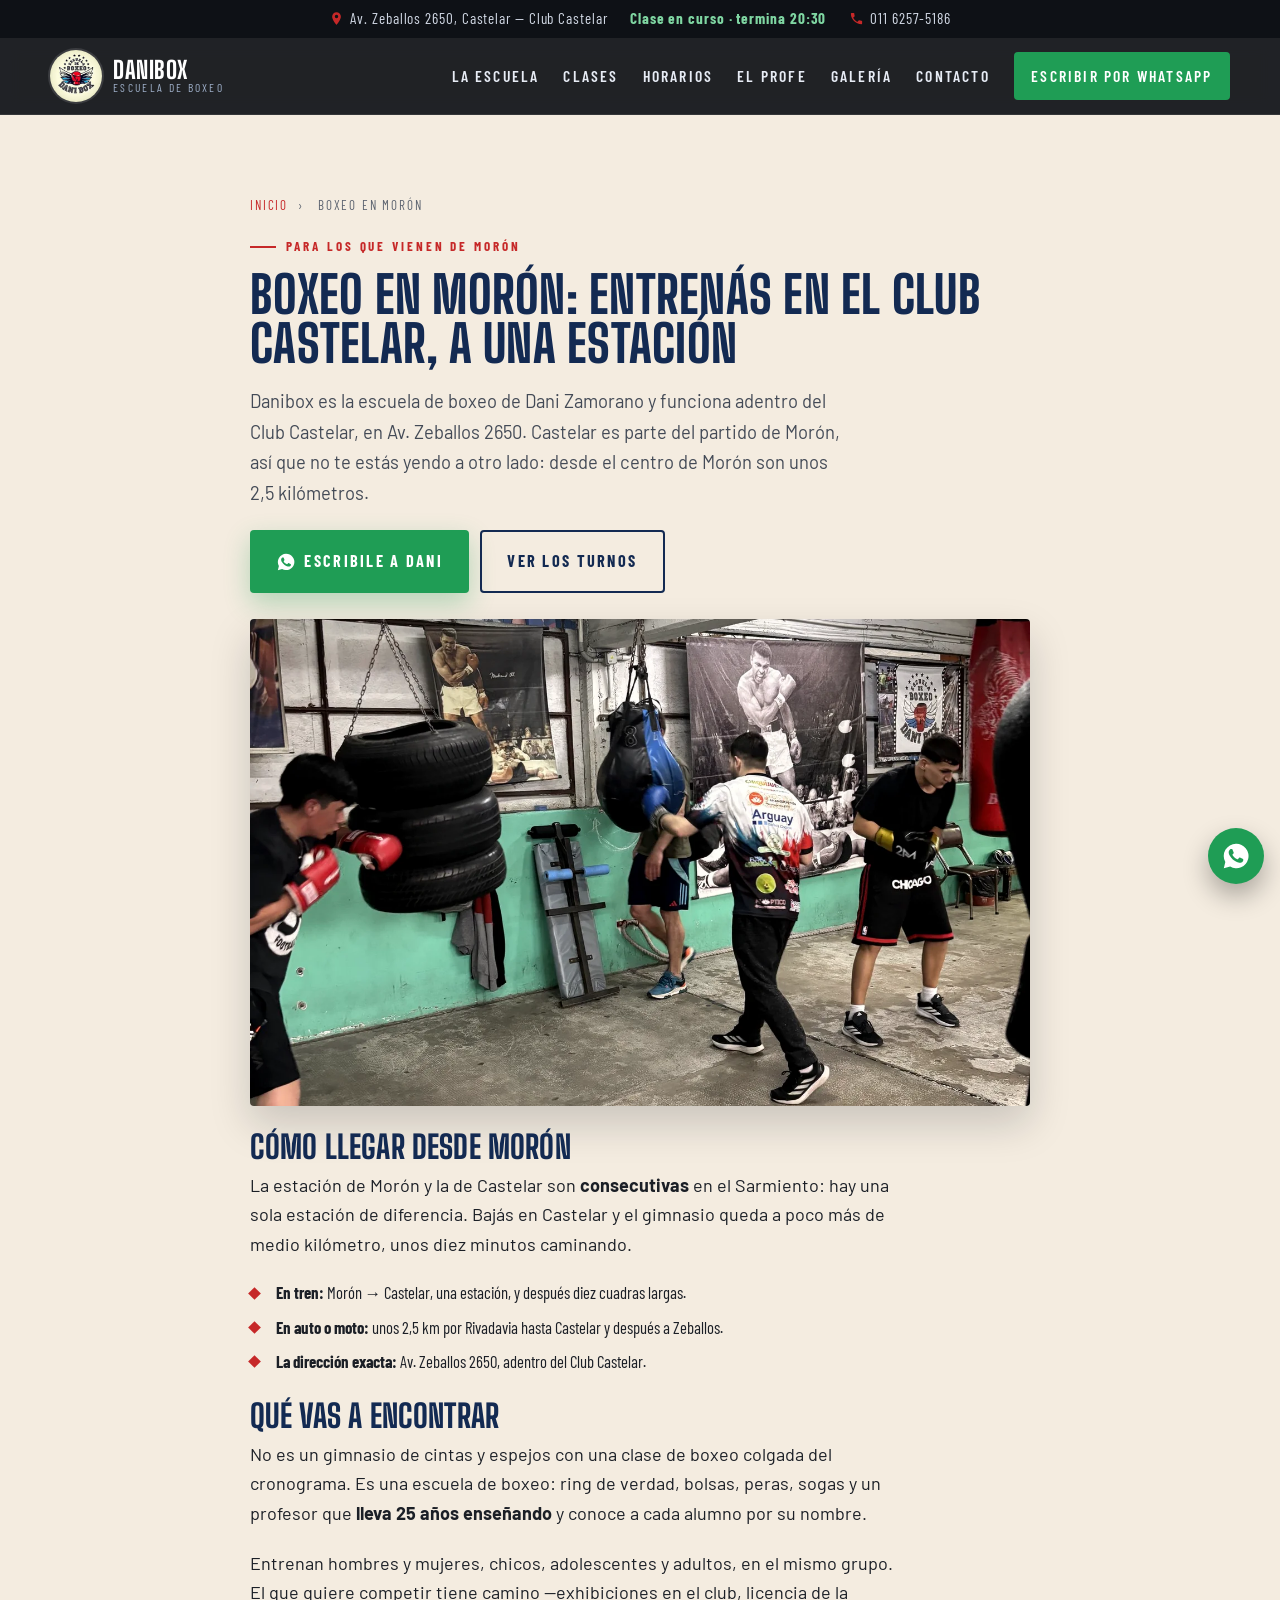
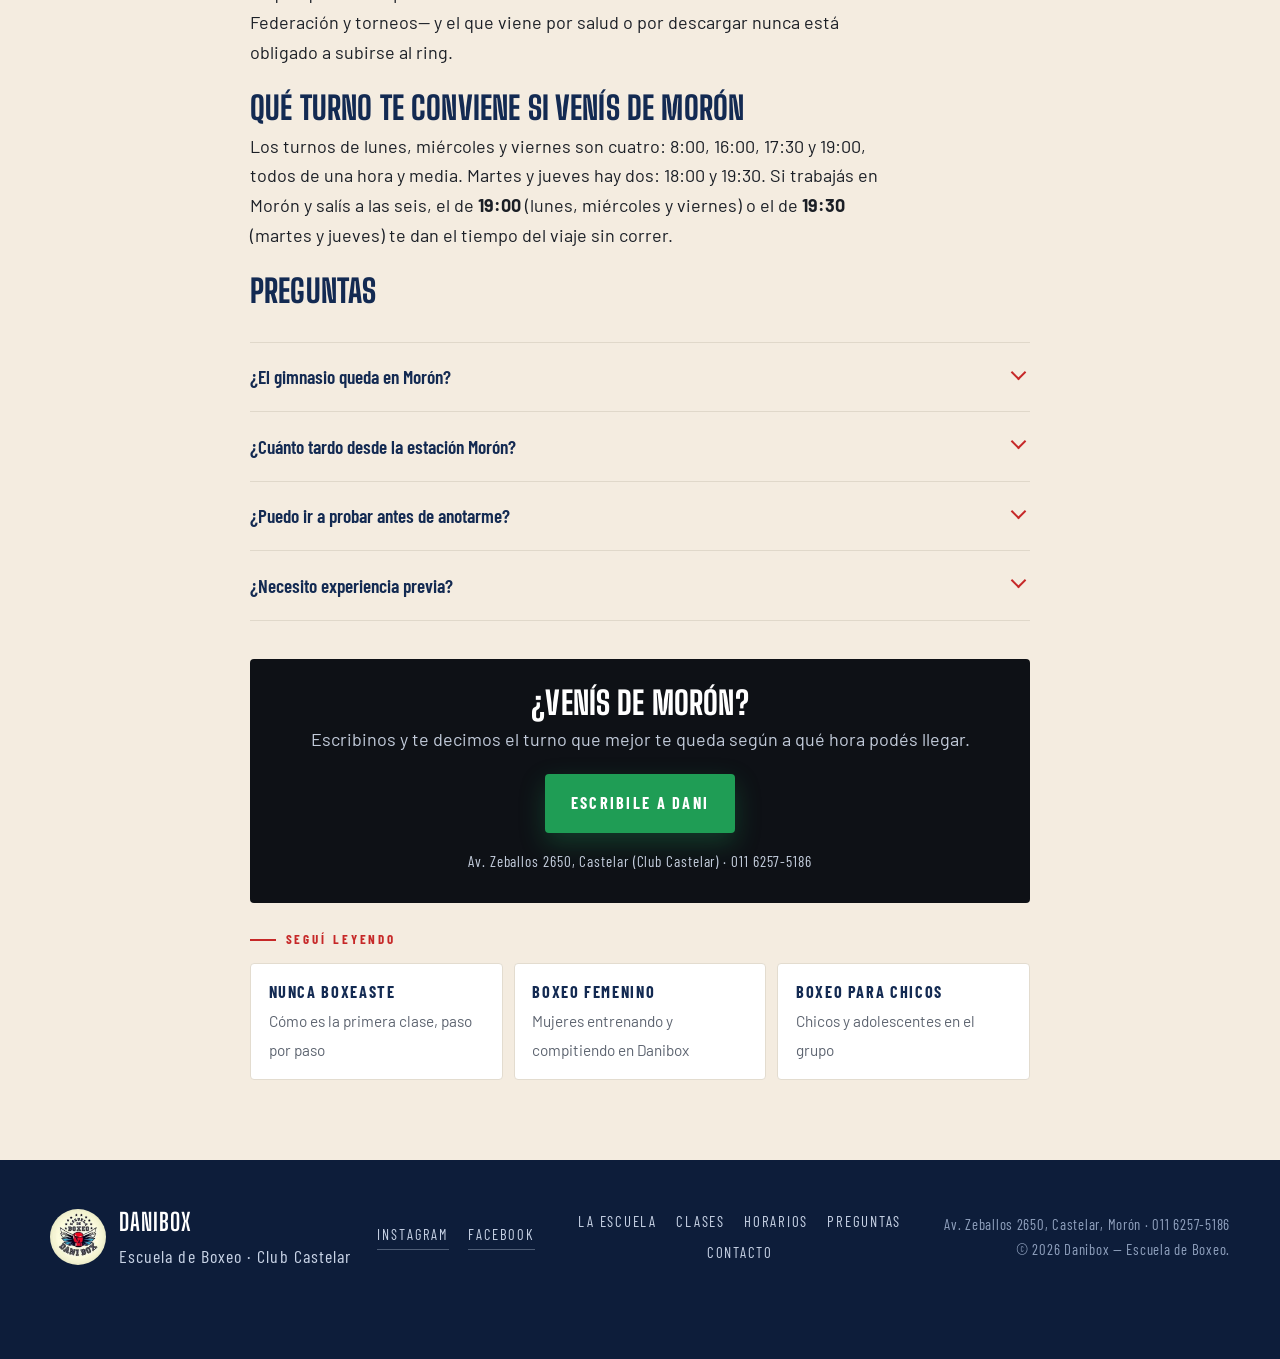
<file: boxeo-en-moron.html>
<!DOCTYPE html>
<html lang="es-AR">
<head>
<meta charset="utf-8">
<meta name="viewport" content="width=device-width, initial-scale=1">
<title>Boxeo en Morón — Clases en el Club Castelar, a una estación | Danibox</title>
<meta name="description" content="Clases de boxeo para gente de Morón: Danibox entrena en el Club Castelar, a una estación de tren del centro de Morón. Recreativo y competitivo, todas las edades. 25 años de trayectoria.">
<meta name="theme-color" content="#0e1116">
<link rel="canonical" href="https://dani-box.vercel.app/boxeo-en-moron">
<meta name="robots" content="index, follow, max-image-preview:large">
<meta name="geo.region" content="AR-B">
<meta name="geo.placename" content="Castelar, Morón, Buenos Aires">
<meta name="geo.position" content="-34.6577433;-58.6432122">
<meta name="ICBM" content="-34.6577433, -58.6432122">

<meta property="og:type" content="article">
<meta property="og:locale" content="es_AR">
<meta property="og:site_name" content="Danibox — Escuela de Boxeo">
<meta property="og:title" content="Boxeo en Morón — Danibox, en el Club Castelar">
<meta property="og:description" content="Clases de boxeo para gente de Morón: Danibox entrena en el Club Castelar, a una estación de tren del centro de Morón. Recreativo y competitivo, todas las edades. 25 años de trayectoria.">
<meta property="og:url" content="https://dani-box.vercel.app/boxeo-en-moron">
<meta property="og:image" content="https://dani-box.vercel.app/assets/og.jpg">
<meta property="og:image:width" content="1200">
<meta property="og:image:height" content="630">
<meta name="twitter:card" content="summary_large_image">

<link rel="icon" href="/favicon.ico" sizes="any">
<link rel="apple-touch-icon" href="/assets/apple-touch-icon.png">
<link rel="manifest" href="/site.webmanifest">

<link rel="preconnect" href="https://fonts.googleapis.com">
<link rel="preconnect" href="https://fonts.gstatic.com" crossorigin>
<link href="https://fonts.googleapis.com/css2?family=Big+Shoulders+Display:wght@500;700;800;900&family=Barlow+Condensed:wght@500;600;700&family=Barlow:wght@400;500;600&display=swap" rel="stylesheet">
<link rel="stylesheet" href="/css/estilos.css">
</head>
<body>

<a class="saltar" href="#contenido">Ir al contenido</a>

<!-- barra de datos -->
<div class="tira" id="tira">
  <div class="contenedor tira__in">
    <span class="tira__item tira__dir">
      <svg viewBox="0 0 24 24" aria-hidden="true"><path d="M12 2a7 7 0 0 0-7 7c0 5 7 13 7 13s7-8 7-13a7 7 0 0 0-7-7Zm0 9.5A2.5 2.5 0 1 1 12 6a2.5 2.5 0 0 1 0 5.5Z"/></svg>
      Av. Zeballos 2650, Castelar — Club Castelar
    </span>
    <span class="tira__item" id="estado" hidden></span>
    <a class="tira__item tira__tel" href="tel:+541162575186">
      <svg viewBox="0 0 24 24" aria-hidden="true"><path d="M6.6 10.8a15.1 15.1 0 0 0 6.6 6.6l2.2-2.2a1 1 0 0 1 1-.25c1.1.37 2.3.57 3.6.57a1 1 0 0 1 1 1V20a1 1 0 0 1-1 1A17 17 0 0 1 3 4a1 1 0 0 1 1-1h3.5a1 1 0 0 1 1 1c0 1.3.2 2.5.57 3.6a1 1 0 0 1-.25 1l-2.22 2.2Z"/></svg>
      011 6257-5186
    </a>
  </div>
</div>

<!-- header -->
<header class="cab" id="cab">
  <div class="contenedor cab__in">
    <a class="marca" href="/" aria-label="Danibox, inicio">
      <img src="/assets/logo.png" alt="Escudo de la Escuela de Boxeo Dani Box" width="56" height="56" loading="eager">
      <span class="marca__txt">
        <strong>Danibox</strong>
        <em>Escuela de Boxeo</em>
      </span>
    </a>

    <nav class="nav" id="nav" aria-label="Principal">
      <a href="/#escuela">La escuela</a>
      <a href="/#clases">Clases</a>
      <a href="/#horarios">Horarios</a>
      <a href="/#profe">El profe</a>
      <a href="/#galeria">Galería</a>
      <a href="/#contacto">Contacto</a>
      <a class="nav__wa" href="https://wa.me/5491162575186?text=Hola%20Dani!%20Quiero%20info%20para%20empezar%20a%20entrenar%20boxeo%20en%20Danibox." target="_blank" rel="noopener">Escribir por WhatsApp</a>
    </nav>

    <button class="burger" id="burger" aria-label="Abrir menú" aria-expanded="false" aria-controls="nav">
      <span></span><span></span><span></span>
    </button>
  </div>
</header>

<main id="contenido">

<section class="seccion seccion--crema landing">
  <div class="contenedor contenedor--angosto">
    <nav class="miga" aria-label="Migas de pan">
      <a href="/">Inicio</a> <span>›</span> <span aria-current="page">Boxeo en Morón</span>
    </nav>

    <p class="etiqueta">Para los que vienen de Morón</p>
    <h1>Boxeo en Morón: entrenás en el Club Castelar, a una estación</h1>
    <p class="entrada">Danibox es la escuela de boxeo de Dani Zamorano y funciona adentro del Club Castelar, en Av. Zeballos 2650. Castelar es parte del partido de Morón, así que no te estás yendo a otro lado: desde el centro de Morón son unos 2,5 kilómetros.</p>

    <div class="ctas-landing">
      <a class="btn btn--wa" href="https://wa.me/5491162575186?text=Hola%20Dani!%20Soy%20de%20Mor%C3%B3n%20y%20quiero%20empezar%20a%20entrenar%20boxeo." target="_blank" rel="noopener">
        <svg viewBox="0 0 32 32" aria-hidden="true"><path d="M16 3A13 13 0 0 0 4.6 22.4L3 29l6.8-1.8A13 13 0 1 0 16 3Zm7.6 18.4c-.3.9-1.8 1.7-2.5 1.8-.7.1-1.5.1-2.5-.2-.6-.2-1.3-.4-2.2-.8-3.9-1.7-6.4-5.6-6.6-5.9-.2-.3-1.6-2.1-1.6-4s1-2.8 1.4-3.2c.4-.4.8-.5 1-.5h.8c.3 0 .6 0 .9.7l1.2 2.9c.1.2.2.5 0 .8l-.5.7-.5.5c-.2.2-.4.4-.2.8.2.4 1 1.6 2.1 2.6 1.4 1.3 2.6 1.7 3 1.8.4.2.6.2.8-.1l1.2-1.4c.3-.3.5-.3.8-.2l2.8 1.3c.3.2.6.3.7.4.1.3.1 1-.1 1.9Z"/></svg>
        Escribile a Dani
      </a>
      <a class="btn btn--linea" href="/#horarios">Ver los turnos</a>
    </div>

    <figure class="landing__foto">
      <img src="/assets/fotos/bolsas-grupo.webp" alt="Alumnos de Danibox entrenando en las bolsas, en el gimnasio del Club Castelar" width="1400" height="1867" loading="eager">
    </figure>

    
    <h2>Cómo llegar desde Morón</h2>
    <p>La estación de Morón y la de Castelar son <strong>consecutivas</strong> en el Sarmiento: hay
    una sola estación de diferencia. Bajás en Castelar y el gimnasio queda a poco más de medio
    kilómetro, unos diez minutos caminando.</p>
    <ul class="tilde">
      <li><strong>En tren:</strong> Morón → Castelar, una estación, y después diez cuadras largas.</li>
      <li><strong>En auto o moto:</strong> unos 2,5 km por Rivadavia hasta Castelar y después a Zeballos.</li>
      <li><strong>La dirección exacta:</strong> Av. Zeballos 2650, adentro del Club Castelar.</li>
    </ul>

    <h2>Qué vas a encontrar</h2>
    <p>No es un gimnasio de cintas y espejos con una clase de boxeo colgada del cronograma. Es una
    escuela de boxeo: ring de verdad, bolsas, peras, sogas y un profesor que <strong>lleva 25 años
    enseñando</strong> y conoce a cada alumno por su nombre.</p>
    <p>Entrenan hombres y mujeres, chicos, adolescentes y adultos, en el mismo grupo. El que quiere
    competir tiene camino —exhibiciones en el club, licencia de la Federación y torneos— y el que
    viene por salud o por descargar nunca está obligado a subirse al ring.</p>

    <h2>Qué turno te conviene si venís de Morón</h2>
    <p>Los turnos de lunes, miércoles y viernes son cuatro: 8:00, 16:00, 17:30 y 19:00, todos de una
    hora y media. Martes y jueves hay dos: 18:00 y 19:30. Si trabajás en Morón y salís a las seis,
    el de <strong>19:00</strong> (lunes, miércoles y viernes) o el de <strong>19:30</strong>
    (martes y jueves) te dan el tiempo del viaje sin correr.</p>
 

    <h2>Preguntas</h2>
    <div class="faq" itemscope itemtype="https://schema.org/FAQPage">
      <details itemscope itemprop="mainEntity" itemtype="https://schema.org/Question">
        <summary itemprop="name">¿El gimnasio queda en Morón?</summary>
        <div itemscope itemprop="acceptedAnswer" itemtype="https://schema.org/Answer">
          <p itemprop="text">Queda en Castelar, que es parte del partido de Morón. Desde el centro de Morón son unos 2,5 km: una estación de tren o unos minutos en auto.</p>
        </div>
      </details>
      <details itemscope itemprop="mainEntity" itemtype="https://schema.org/Question">
        <summary itemprop="name">¿Cuánto tardo desde la estación Morón?</summary>
        <div itemscope itemprop="acceptedAnswer" itemtype="https://schema.org/Answer">
          <p itemprop="text">Una estación en el Sarmiento hasta Castelar y después unos diez minutos a pie: el gimnasio está a poco más de medio kilómetro de la estación Castelar.</p>
        </div>
      </details>
      <details itemscope itemprop="mainEntity" itemtype="https://schema.org/Question">
        <summary itemprop="name">¿Puedo ir a probar antes de anotarme?</summary>
        <div itemscope itemprop="acceptedAnswer" itemtype="https://schema.org/Answer">
          <p itemprop="text">Sí. Escribinos por WhatsApp al 011 6257-5186, te decimos qué turno te conviene según tu edad y tu experiencia, y venís.</p>
        </div>
      </details>
      <details itemscope itemprop="mainEntity" itemtype="https://schema.org/Question">
        <summary itemprop="name">¿Necesito experiencia previa?</summary>
        <div itemscope itemprop="acceptedAnswer" itemtype="https://schema.org/Answer">
          <p itemprop="text">No. La mayoría llega sin haberse puesto nunca un guante. Se empieza por la postura, el movimiento y la guardia.</p>
        </div>
      </details>
    </div>

    <div class="caja-cta">
      <h2>¿Venís de Morón?</h2>
      <p>Escribinos y te decimos el turno que mejor te queda según a qué hora podés llegar.</p>
      <a class="btn btn--wa" href="https://wa.me/5491162575186?text=Hola%20Dani!%20Soy%20de%20Mor%C3%B3n%20y%20quiero%20empezar%20a%20entrenar%20boxeo." target="_blank" rel="noopener">Escribile a Dani</a>
      <p class="caja-cta__dato">Av. Zeballos 2650, Castelar (Club Castelar) · 011 6257-5186</p>
    </div>

    <nav class="relacionadas" aria-label="Otras páginas">
      <p class="etiqueta">Seguí leyendo</p>
      <ul>
        <li><a href="/boxeo-desde-cero"><strong>Nunca boxeaste</strong><span>Cómo es la primera clase, paso por paso</span></a></li>
        <li><a href="/boxeo-femenino"><strong>Boxeo femenino</strong><span>Mujeres entrenando y compitiendo en Danibox</span></a></li>
        <li><a href="/boxeo-para-chicos"><strong>Boxeo para chicos</strong><span>Chicos y adolescentes en el grupo</span></a></li>
      </ul>
    </nav>
  </div>
</section>

</main>

<footer class="pie">
  <div class="contenedor pie__in">
    <div class="pie__marca">
      <img src="/assets/logo.png" alt="" width="64" height="64" loading="lazy">
      <p><strong>Danibox</strong><br>Escuela de Boxeo · Club Castelar</p>
    </div>
    <p class="pie__redes">
      <a href="https://www.instagram.com/boxeo.danibox/" target="_blank" rel="noopener">Instagram</a>
      <a href="https://www.facebook.com/boxeo.castelar/" target="_blank" rel="noopener">Facebook</a>
    </p>
    <nav class="pie__nav" aria-label="Pie">
      <a href="/#escuela">La escuela</a>
      <a href="/#clases">Clases</a>
      <a href="/#horarios">Horarios</a>
      <a href="/#faq">Preguntas</a>
      <a href="/#contacto">Contacto</a>
    </nav>
    <p class="pie__legal">
      Av. Zeballos 2650, Castelar, Morón · 011 6257-5186<br>
      <span id="anio"></span> Danibox — Escuela de Boxeo.
    </p>
  </div>
</footer>

<a class="wa-flotante" href="https://wa.me/5491162575186?text=Hola%20Dani!%20Quiero%20info%20para%20entrenar%20boxeo%20en%20Danibox." target="_blank" rel="noopener" aria-label="Escribir por WhatsApp">
  <svg viewBox="0 0 32 32" aria-hidden="true"><path d="M16 3A13 13 0 0 0 4.6 22.4L3 29l6.8-1.8A13 13 0 1 0 16 3Zm7.6 18.4c-.3.9-1.8 1.7-2.5 1.8-.7.1-1.5.1-2.5-.2-.6-.2-1.3-.4-2.2-.8-3.9-1.7-6.4-5.6-6.6-5.9-.2-.3-1.6-2.1-1.6-4s1-2.8 1.4-3.2c.4-.4.8-.5 1-.5h.8c.3 0 .6 0 .9.7l1.2 2.9c.1.2.2.5 0 .8l-.5.7-.5.5c-.2.2-.4.4-.2.8.2.4 1 1.6 2.1 2.6 1.4 1.3 2.6 1.7 3 1.8.4.2.6.2.8-.1l1.2-1.4c.3-.3.5-.3.8-.2l2.8 1.3c.3.2.6.3.7.4.1.3.1 1-.1 1.9Z"/></svg>
</a>

<script type="application/ld+json">
{
  "@context": "https://schema.org",
  "@graph": [
    {
      "@type": "BreadcrumbList",
      "itemListElement": [
        { "@type": "ListItem", "position": 1, "name": "Inicio", "item": "https://dani-box.vercel.app/" },
        { "@type": "ListItem", "position": 2, "name": "Boxeo en Morón", "item": "https://dani-box.vercel.app/boxeo-en-moron" }
      ]
    },
    {
      "@type": "WebPage",
      "@id": "https://dani-box.vercel.app/boxeo-en-moron#pagina",
      "url": "https://dani-box.vercel.app/boxeo-en-moron",
      "name": "Boxeo en Morón — Clases en el Club Castelar, a una estación | Danibox",
      "description": "Clases de boxeo para gente de Morón: Danibox entrena en el Club Castelar, a una estación de tren del centro de Morón. Recreativo y competitivo, todas las edades. 25 años de trayectoria.",
      "inLanguage": "es-AR",
      "isPartOf": { "@id": "https://dani-box.vercel.app/#sitio" },
      "about": { "@id": "https://dani-box.vercel.app/#danibox" },
      "primaryImageOfPage": "https://dani-box.vercel.app/assets/fotos/bolsas-grupo.webp"
    },
    {
      "@type": "SportsActivityLocation",
      "@id": "https://dani-box.vercel.app/#danibox",
      "name": "Danibox — Escuela de Boxeo",
      "url": "https://dani-box.vercel.app/",
      "telephone": "+54 11 6257-5186",
      "address": {
        "@type": "PostalAddress",
        "streetAddress": "Av. Zeballos 2650",
        "addressLocality": "Castelar",
        "addressRegion": "Buenos Aires",
        "postalCode": "B1712",
        "addressCountry": "AR"
      },
      "geo": { "@type": "GeoCoordinates", "latitude": -34.6577433, "longitude": -58.6432122 },
      "areaServed": ["Castelar", "Morón", "Ituzaingó", "Haedo", "El Palomar", "Villa Tesei", "Zona Oeste del GBA"],
      "sport": "Boxeo"
    }
  ]
}
</script>

<script src="/js/main.js" defer></script>
</body>
</html>
</file>
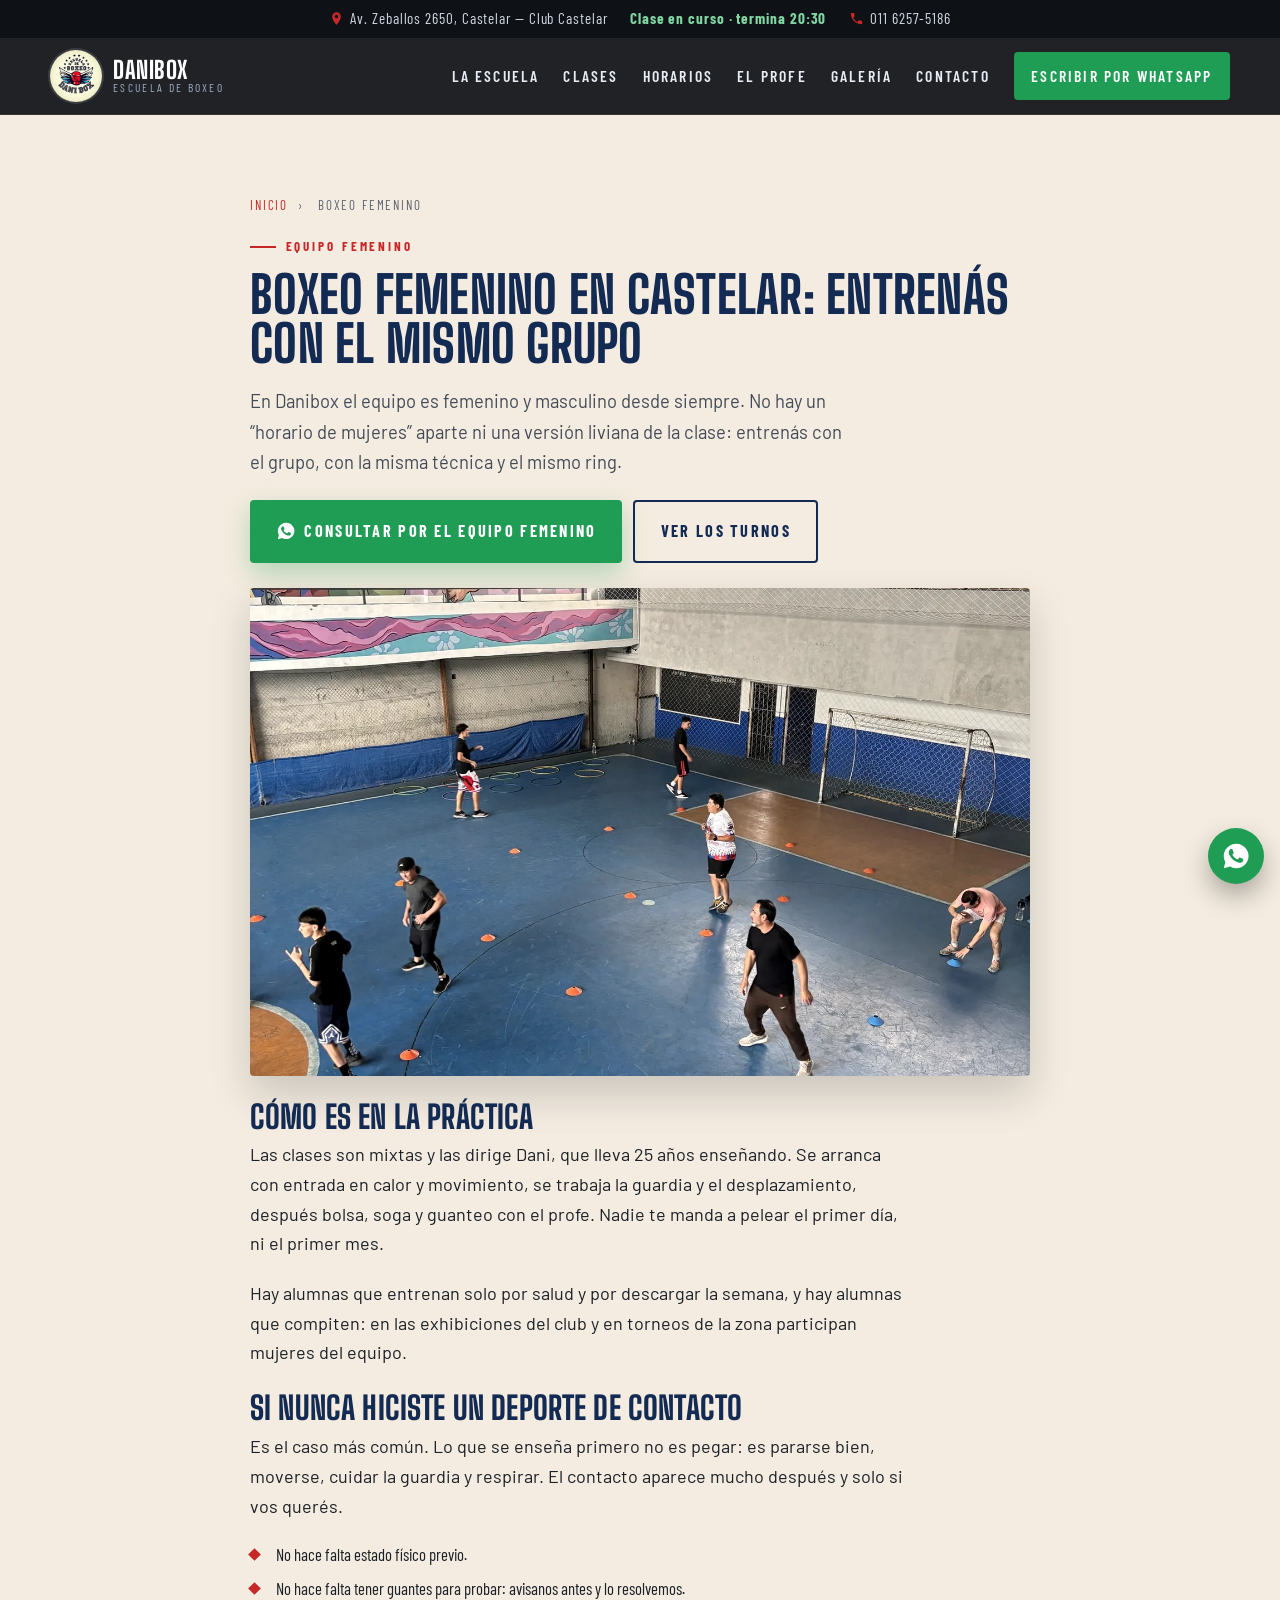
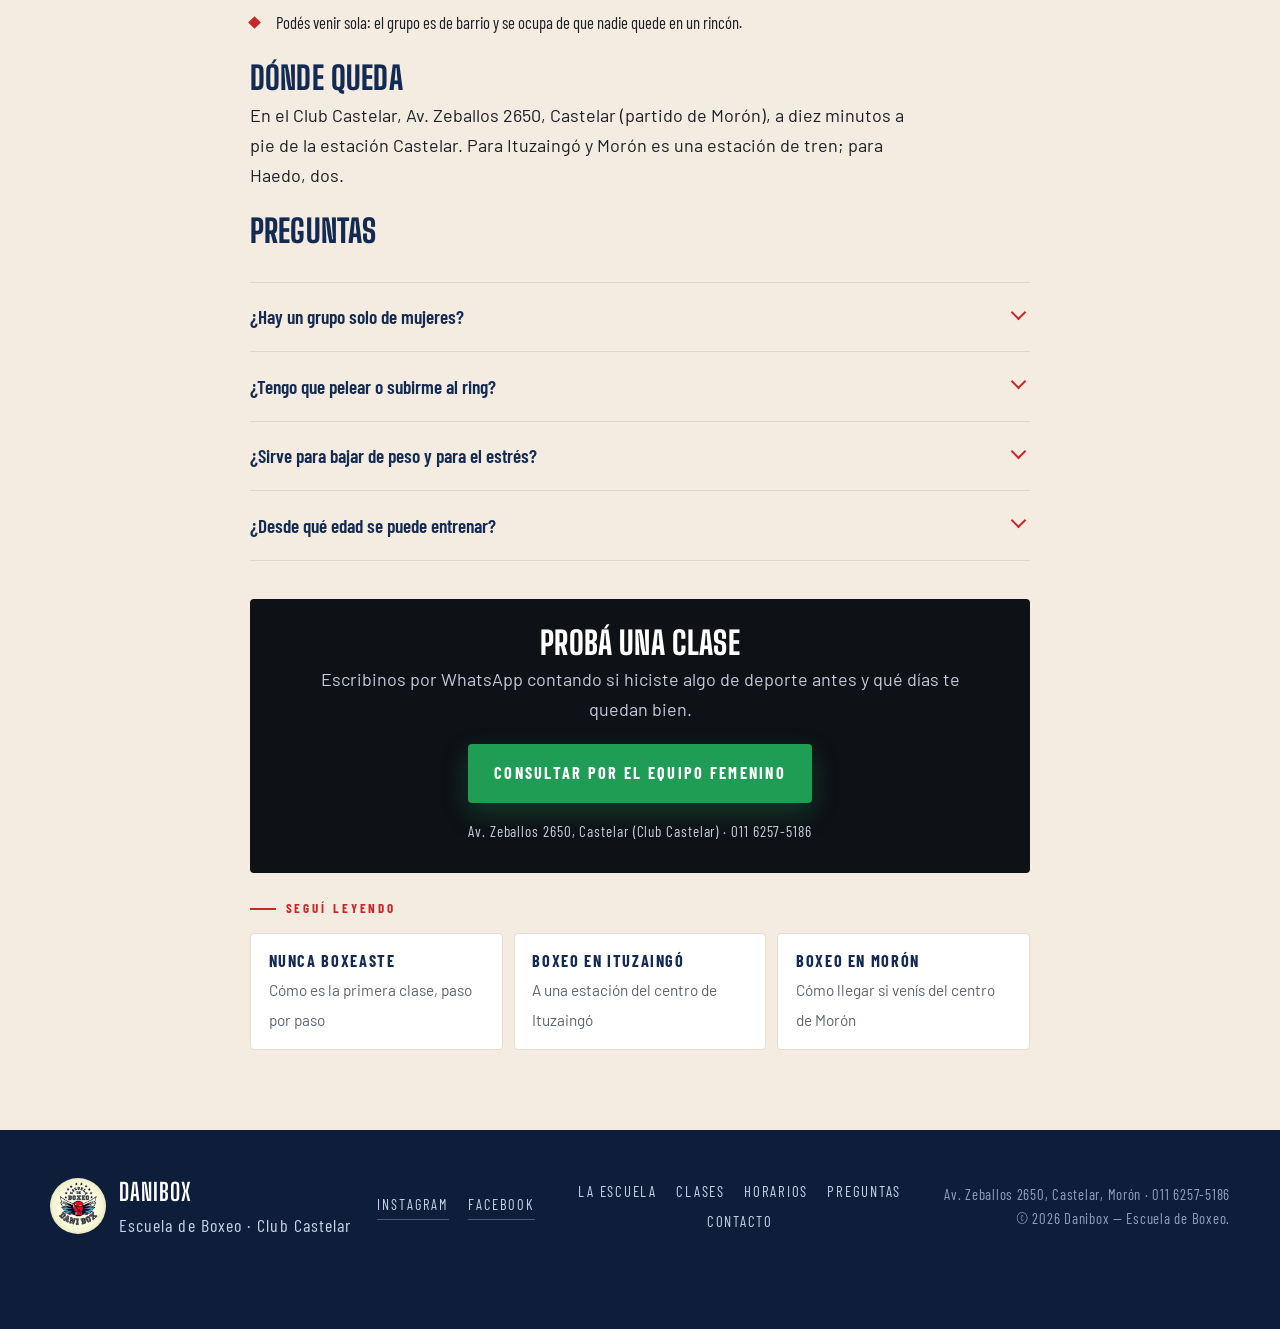
<file: boxeo-femenino.html>
<!DOCTYPE html>
<html lang="es-AR">
<head>
<meta charset="utf-8">
<meta name="viewport" content="width=device-width, initial-scale=1">
<title>Boxeo femenino en Castelar y Zona Oeste — Danibox</title>
<meta name="description" content="Boxeo femenino en el Club Castelar: el equipo de Danibox es femenino y masculino desde siempre. Clases mixtas, de cero o para competir, en Castelar (Morón), cerca de Ituzaingó y Haedo.">
<meta name="theme-color" content="#0e1116">
<link rel="canonical" href="https://dani-box.vercel.app/boxeo-femenino">
<meta name="robots" content="index, follow, max-image-preview:large">
<meta name="geo.region" content="AR-B">
<meta name="geo.placename" content="Castelar, Morón, Buenos Aires">
<meta name="geo.position" content="-34.6577433;-58.6432122">
<meta name="ICBM" content="-34.6577433, -58.6432122">

<meta property="og:type" content="article">
<meta property="og:locale" content="es_AR">
<meta property="og:site_name" content="Danibox — Escuela de Boxeo">
<meta property="og:title" content="Boxeo femenino en Castelar — Danibox">
<meta property="og:description" content="Boxeo femenino en el Club Castelar: el equipo de Danibox es femenino y masculino desde siempre. Clases mixtas, de cero o para competir, en Castelar (Morón), cerca de Ituzaingó y Haedo.">
<meta property="og:url" content="https://dani-box.vercel.app/boxeo-femenino">
<meta property="og:image" content="https://dani-box.vercel.app/assets/og.jpg">
<meta property="og:image:width" content="1200">
<meta property="og:image:height" content="630">
<meta name="twitter:card" content="summary_large_image">

<link rel="icon" href="/favicon.ico" sizes="any">
<link rel="apple-touch-icon" href="/assets/apple-touch-icon.png">
<link rel="manifest" href="/site.webmanifest">

<link rel="preconnect" href="https://fonts.googleapis.com">
<link rel="preconnect" href="https://fonts.gstatic.com" crossorigin>
<link href="https://fonts.googleapis.com/css2?family=Big+Shoulders+Display:wght@500;700;800;900&family=Barlow+Condensed:wght@500;600;700&family=Barlow:wght@400;500;600&display=swap" rel="stylesheet">
<link rel="stylesheet" href="/css/estilos.css">
</head>
<body>

<a class="saltar" href="#contenido">Ir al contenido</a>

<!-- barra de datos -->
<div class="tira" id="tira">
  <div class="contenedor tira__in">
    <span class="tira__item tira__dir">
      <svg viewBox="0 0 24 24" aria-hidden="true"><path d="M12 2a7 7 0 0 0-7 7c0 5 7 13 7 13s7-8 7-13a7 7 0 0 0-7-7Zm0 9.5A2.5 2.5 0 1 1 12 6a2.5 2.5 0 0 1 0 5.5Z"/></svg>
      Av. Zeballos 2650, Castelar — Club Castelar
    </span>
    <span class="tira__item" id="estado" hidden></span>
    <a class="tira__item tira__tel" href="tel:+541162575186">
      <svg viewBox="0 0 24 24" aria-hidden="true"><path d="M6.6 10.8a15.1 15.1 0 0 0 6.6 6.6l2.2-2.2a1 1 0 0 1 1-.25c1.1.37 2.3.57 3.6.57a1 1 0 0 1 1 1V20a1 1 0 0 1-1 1A17 17 0 0 1 3 4a1 1 0 0 1 1-1h3.5a1 1 0 0 1 1 1c0 1.3.2 2.5.57 3.6a1 1 0 0 1-.25 1l-2.22 2.2Z"/></svg>
      011 6257-5186
    </a>
  </div>
</div>

<!-- header -->
<header class="cab" id="cab">
  <div class="contenedor cab__in">
    <a class="marca" href="/" aria-label="Danibox, inicio">
      <img src="/assets/logo.png" alt="Escudo de la Escuela de Boxeo Dani Box" width="56" height="56" loading="eager">
      <span class="marca__txt">
        <strong>Danibox</strong>
        <em>Escuela de Boxeo</em>
      </span>
    </a>

    <nav class="nav" id="nav" aria-label="Principal">
      <a href="/#escuela">La escuela</a>
      <a href="/#clases">Clases</a>
      <a href="/#horarios">Horarios</a>
      <a href="/#profe">El profe</a>
      <a href="/#galeria">Galería</a>
      <a href="/#contacto">Contacto</a>
      <a class="nav__wa" href="https://wa.me/5491162575186?text=Hola%20Dani!%20Quiero%20info%20para%20empezar%20a%20entrenar%20boxeo%20en%20Danibox." target="_blank" rel="noopener">Escribir por WhatsApp</a>
    </nav>

    <button class="burger" id="burger" aria-label="Abrir menú" aria-expanded="false" aria-controls="nav">
      <span></span><span></span><span></span>
    </button>
  </div>
</header>

<main id="contenido">

<section class="seccion seccion--crema landing">
  <div class="contenedor contenedor--angosto">
    <nav class="miga" aria-label="Migas de pan">
      <a href="/">Inicio</a> <span>›</span> <span aria-current="page">Boxeo femenino</span>
    </nav>

    <p class="etiqueta">Equipo femenino</p>
    <h1>Boxeo femenino en Castelar: entrenás con el mismo grupo</h1>
    <p class="entrada">En Danibox el equipo es femenino y masculino desde siempre. No hay un “horario de mujeres” aparte ni una versión liviana de la clase: entrenás con el grupo, con la misma técnica y el mismo ring.</p>

    <div class="ctas-landing">
      <a class="btn btn--wa" href="https://wa.me/5491162575186?text=Hola%20Dani!%20Quer%C3%ADa%20consultar%20por%20las%20clases%20de%20boxeo%20para%20mujeres." target="_blank" rel="noopener">
        <svg viewBox="0 0 32 32" aria-hidden="true"><path d="M16 3A13 13 0 0 0 4.6 22.4L3 29l6.8-1.8A13 13 0 1 0 16 3Zm7.6 18.4c-.3.9-1.8 1.7-2.5 1.8-.7.1-1.5.1-2.5-.2-.6-.2-1.3-.4-2.2-.8-3.9-1.7-6.4-5.6-6.6-5.9-.2-.3-1.6-2.1-1.6-4s1-2.8 1.4-3.2c.4-.4.8-.5 1-.5h.8c.3 0 .6 0 .9.7l1.2 2.9c.1.2.2.5 0 .8l-.5.7-.5.5c-.2.2-.4.4-.2.8.2.4 1 1.6 2.1 2.6 1.4 1.3 2.6 1.7 3 1.8.4.2.6.2.8-.1l1.2-1.4c.3-.3.5-.3.8-.2l2.8 1.3c.3.2.6.3.7.4.1.3.1 1-.1 1.9Z"/></svg>
        Consultar por el equipo femenino
      </a>
      <a class="btn btn--linea" href="/#horarios">Ver los turnos</a>
    </div>

    <figure class="landing__foto">
      <img src="/assets/fotos/cancha-grupo.webp" alt="Clase de Danibox entrenando en la cancha del Club Castelar, con alumnas y alumnos" width="1400" height="1867" loading="eager">
    </figure>

    
    <h2>Cómo es en la práctica</h2>
    <p>Las clases son mixtas y las dirige Dani, que lleva 25 años enseñando. Se arranca con entrada
    en calor y movimiento, se trabaja la guardia y el desplazamiento, después bolsa, soga y guanteo
    con el profe. Nadie te manda a pelear el primer día, ni el primer mes.</p>
    <p>Hay alumnas que entrenan solo por salud y por descargar la semana, y hay alumnas que compiten:
    en las exhibiciones del club y en torneos de la zona participan mujeres del equipo.</p>

    <h2>Si nunca hiciste un deporte de contacto</h2>
    <p>Es el caso más común. Lo que se enseña primero no es pegar: es pararse bien, moverse, cuidar
    la guardia y respirar. El contacto aparece mucho después y solo si vos querés.</p>
    <ul class="tilde">
      <li>No hace falta estado físico previo.</li>
      <li>No hace falta tener guantes para probar: avisanos antes y lo resolvemos.</li>
      <li>Podés venir sola: el grupo es de barrio y se ocupa de que nadie quede en un rincón.</li>
    </ul>

    <h2>Dónde queda</h2>
    <p>En el Club Castelar, Av. Zeballos 2650, Castelar (partido de Morón), a diez minutos a pie de
    la estación Castelar. Para Ituzaingó y Morón es una estación de tren; para Haedo, dos.</p>
 

    <h2>Preguntas</h2>
    <div class="faq" itemscope itemtype="https://schema.org/FAQPage">
      <details itemscope itemprop="mainEntity" itemtype="https://schema.org/Question">
        <summary itemprop="name">¿Hay un grupo solo de mujeres?</summary>
        <div itemscope itemprop="acceptedAnswer" itemtype="https://schema.org/Answer">
          <p itemprop="text">Las clases son mixtas: el equipo es femenino y masculino desde siempre y se entrena junto. Si querés consultar por un horario en particular, escribinos.</p>
        </div>
      </details>
      <details itemscope itemprop="mainEntity" itemtype="https://schema.org/Question">
        <summary itemprop="name">¿Tengo que pelear o subirme al ring?</summary>
        <div itemscope itemprop="acceptedAnswer" itemtype="https://schema.org/Answer">
          <p itemprop="text">No. La mayoría del grupo entrena de forma recreativa y nunca compite. Competir es una opción para quien la busca y se prepara con tiempo.</p>
        </div>
      </details>
      <details itemscope itemprop="mainEntity" itemtype="https://schema.org/Question">
        <summary itemprop="name">¿Sirve para bajar de peso y para el estrés?</summary>
        <div itemscope itemprop="acceptedAnswer" itemtype="https://schema.org/Answer">
          <p itemprop="text">Es uno de los motivos más comunes por los que la gente empieza: el boxeo mezcla trabajo aeróbico, fuerza y coordinación, y descarga muchísimo.</p>
        </div>
      </details>
      <details itemscope itemprop="mainEntity" itemtype="https://schema.org/Question">
        <summary itemprop="name">¿Desde qué edad se puede entrenar?</summary>
        <div itemscope itemprop="acceptedAnswer" itemtype="https://schema.org/Answer">
          <p itemprop="text">Entrenan adolescentes y adultas. Escribinos por WhatsApp con la edad y te decimos en qué turno entrás mejor.</p>
        </div>
      </details>
    </div>

    <div class="caja-cta">
      <h2>Probá una clase</h2>
      <p>Escribinos por WhatsApp contando si hiciste algo de deporte antes y qué días te quedan bien.</p>
      <a class="btn btn--wa" href="https://wa.me/5491162575186?text=Hola%20Dani!%20Quer%C3%ADa%20consultar%20por%20las%20clases%20de%20boxeo%20para%20mujeres." target="_blank" rel="noopener">Consultar por el equipo femenino</a>
      <p class="caja-cta__dato">Av. Zeballos 2650, Castelar (Club Castelar) · 011 6257-5186</p>
    </div>

    <nav class="relacionadas" aria-label="Otras páginas">
      <p class="etiqueta">Seguí leyendo</p>
      <ul>
        <li><a href="/boxeo-desde-cero"><strong>Nunca boxeaste</strong><span>Cómo es la primera clase, paso por paso</span></a></li>
        <li><a href="/boxeo-en-ituzaingo"><strong>Boxeo en Ituzaingó</strong><span>A una estación del centro de Ituzaingó</span></a></li>
        <li><a href="/boxeo-en-moron"><strong>Boxeo en Morón</strong><span>Cómo llegar si venís del centro de Morón</span></a></li>
      </ul>
    </nav>
  </div>
</section>

</main>

<footer class="pie">
  <div class="contenedor pie__in">
    <div class="pie__marca">
      <img src="/assets/logo.png" alt="" width="64" height="64" loading="lazy">
      <p><strong>Danibox</strong><br>Escuela de Boxeo · Club Castelar</p>
    </div>
    <p class="pie__redes">
      <a href="https://www.instagram.com/boxeo.danibox/" target="_blank" rel="noopener">Instagram</a>
      <a href="https://www.facebook.com/boxeo.castelar/" target="_blank" rel="noopener">Facebook</a>
    </p>
    <nav class="pie__nav" aria-label="Pie">
      <a href="/#escuela">La escuela</a>
      <a href="/#clases">Clases</a>
      <a href="/#horarios">Horarios</a>
      <a href="/#faq">Preguntas</a>
      <a href="/#contacto">Contacto</a>
    </nav>
    <p class="pie__legal">
      Av. Zeballos 2650, Castelar, Morón · 011 6257-5186<br>
      <span id="anio"></span> Danibox — Escuela de Boxeo.
    </p>
  </div>
</footer>

<a class="wa-flotante" href="https://wa.me/5491162575186?text=Hola%20Dani!%20Quiero%20info%20para%20entrenar%20boxeo%20en%20Danibox." target="_blank" rel="noopener" aria-label="Escribir por WhatsApp">
  <svg viewBox="0 0 32 32" aria-hidden="true"><path d="M16 3A13 13 0 0 0 4.6 22.4L3 29l6.8-1.8A13 13 0 1 0 16 3Zm7.6 18.4c-.3.9-1.8 1.7-2.5 1.8-.7.1-1.5.1-2.5-.2-.6-.2-1.3-.4-2.2-.8-3.9-1.7-6.4-5.6-6.6-5.9-.2-.3-1.6-2.1-1.6-4s1-2.8 1.4-3.2c.4-.4.8-.5 1-.5h.8c.3 0 .6 0 .9.7l1.2 2.9c.1.2.2.5 0 .8l-.5.7-.5.5c-.2.2-.4.4-.2.8.2.4 1 1.6 2.1 2.6 1.4 1.3 2.6 1.7 3 1.8.4.2.6.2.8-.1l1.2-1.4c.3-.3.5-.3.8-.2l2.8 1.3c.3.2.6.3.7.4.1.3.1 1-.1 1.9Z"/></svg>
</a>

<script type="application/ld+json">
{
  "@context": "https://schema.org",
  "@graph": [
    {
      "@type": "BreadcrumbList",
      "itemListElement": [
        { "@type": "ListItem", "position": 1, "name": "Inicio", "item": "https://dani-box.vercel.app/" },
        { "@type": "ListItem", "position": 2, "name": "Boxeo femenino", "item": "https://dani-box.vercel.app/boxeo-femenino" }
      ]
    },
    {
      "@type": "WebPage",
      "@id": "https://dani-box.vercel.app/boxeo-femenino#pagina",
      "url": "https://dani-box.vercel.app/boxeo-femenino",
      "name": "Boxeo femenino en Castelar y Zona Oeste — Danibox",
      "description": "Boxeo femenino en el Club Castelar: el equipo de Danibox es femenino y masculino desde siempre. Clases mixtas, de cero o para competir, en Castelar (Morón), cerca de Ituzaingó y Haedo.",
      "inLanguage": "es-AR",
      "isPartOf": { "@id": "https://dani-box.vercel.app/#sitio" },
      "about": { "@id": "https://dani-box.vercel.app/#danibox" },
      "primaryImageOfPage": "https://dani-box.vercel.app/assets/fotos/cancha-grupo.webp"
    },
    {
      "@type": "SportsActivityLocation",
      "@id": "https://dani-box.vercel.app/#danibox",
      "name": "Danibox — Escuela de Boxeo",
      "url": "https://dani-box.vercel.app/",
      "telephone": "+54 11 6257-5186",
      "address": {
        "@type": "PostalAddress",
        "streetAddress": "Av. Zeballos 2650",
        "addressLocality": "Castelar",
        "addressRegion": "Buenos Aires",
        "postalCode": "B1712",
        "addressCountry": "AR"
      },
      "geo": { "@type": "GeoCoordinates", "latitude": -34.6577433, "longitude": -58.6432122 },
      "areaServed": ["Castelar", "Morón", "Ituzaingó", "Haedo", "El Palomar", "Villa Tesei", "Zona Oeste del GBA"],
      "sport": "Boxeo"
    }
  ]
}
</script>

<script src="/js/main.js" defer></script>
</body>
</html>
</file>
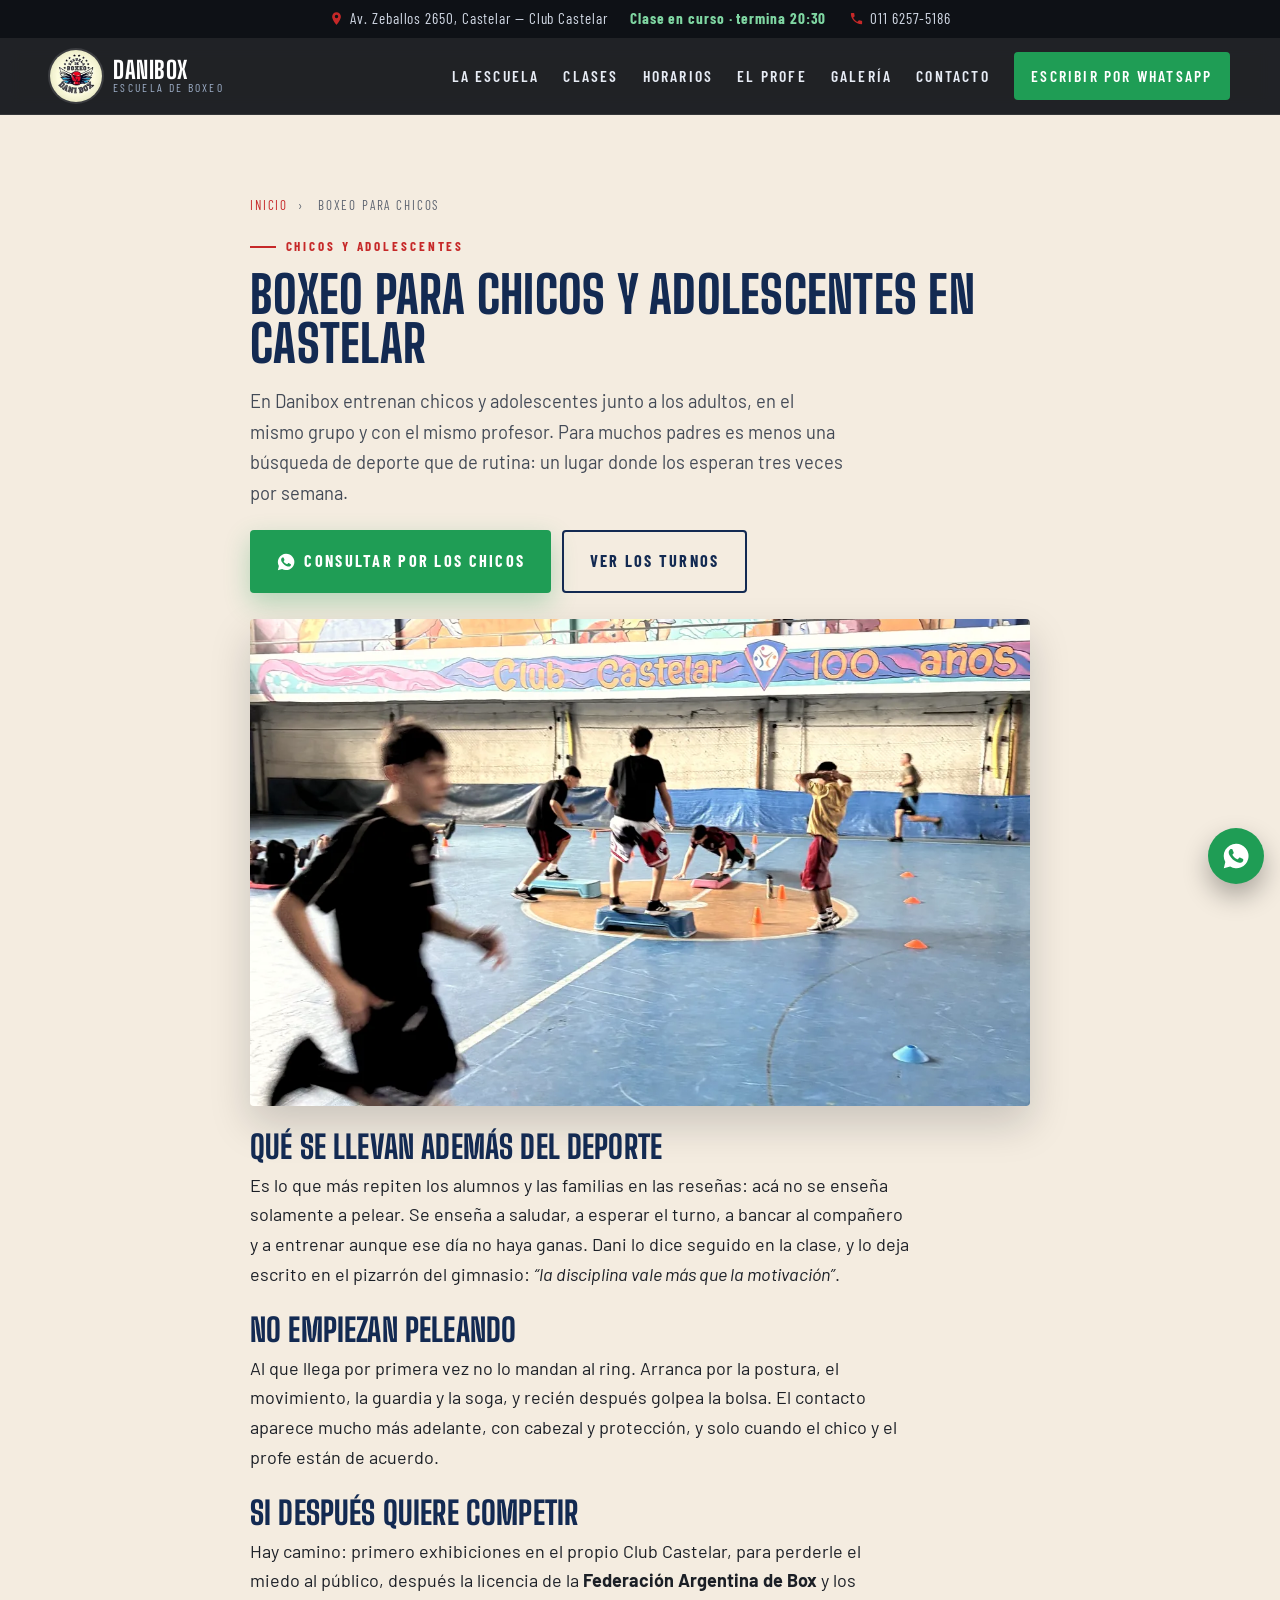
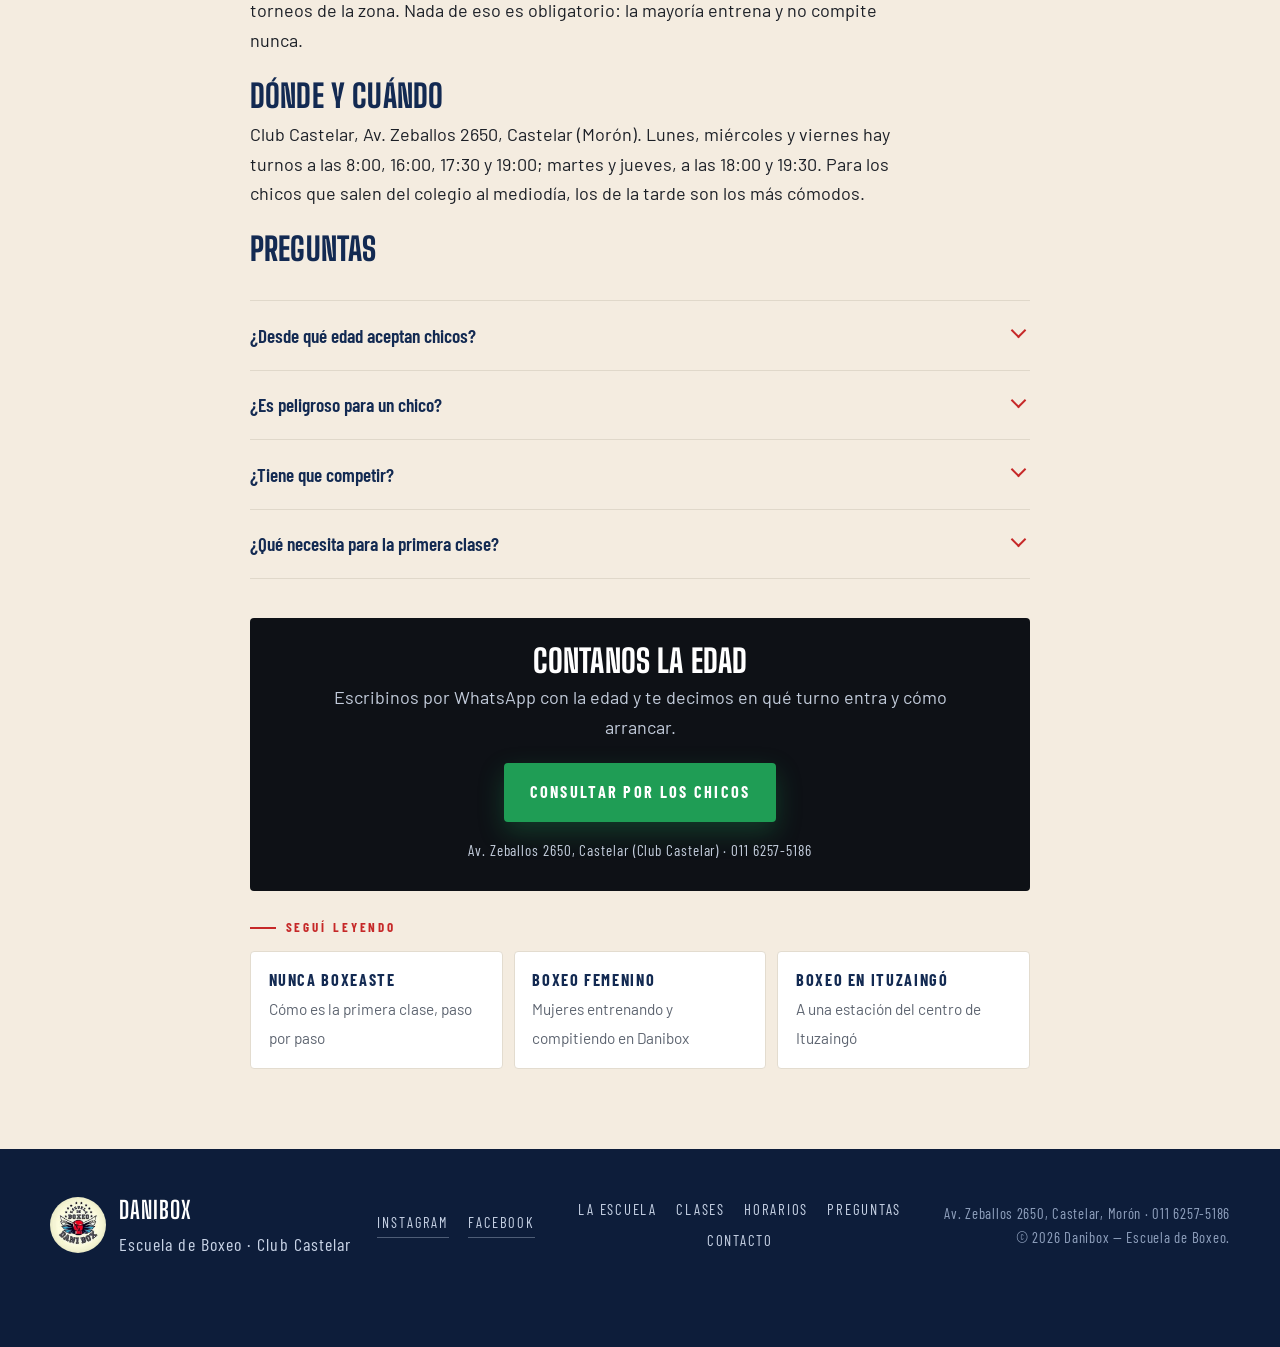
<file: boxeo-para-chicos.html>
<!DOCTYPE html>
<html lang="es-AR">
<head>
<meta charset="utf-8">
<meta name="viewport" content="width=device-width, initial-scale=1">
<title>Boxeo para chicos y adolescentes en Castelar — Danibox</title>
<meta name="description" content="Boxeo para chicos y adolescentes en el Club Castelar (Morón). Disciplina, rutina y técnica con un profesor con 25 años de trayectoria. Cerca de Ituzaingó, Morón y Haedo.">
<meta name="theme-color" content="#0e1116">
<link rel="canonical" href="https://dani-box.vercel.app/boxeo-para-chicos">
<meta name="robots" content="index, follow, max-image-preview:large">
<meta name="geo.region" content="AR-B">
<meta name="geo.placename" content="Castelar, Morón, Buenos Aires">
<meta name="geo.position" content="-34.6577433;-58.6432122">
<meta name="ICBM" content="-34.6577433, -58.6432122">

<meta property="og:type" content="article">
<meta property="og:locale" content="es_AR">
<meta property="og:site_name" content="Danibox — Escuela de Boxeo">
<meta property="og:title" content="Boxeo para chicos en Castelar — Danibox">
<meta property="og:description" content="Boxeo para chicos y adolescentes en el Club Castelar (Morón). Disciplina, rutina y técnica con un profesor con 25 años de trayectoria. Cerca de Ituzaingó, Morón y Haedo.">
<meta property="og:url" content="https://dani-box.vercel.app/boxeo-para-chicos">
<meta property="og:image" content="https://dani-box.vercel.app/assets/og.jpg">
<meta property="og:image:width" content="1200">
<meta property="og:image:height" content="630">
<meta name="twitter:card" content="summary_large_image">

<link rel="icon" href="/favicon.ico" sizes="any">
<link rel="apple-touch-icon" href="/assets/apple-touch-icon.png">
<link rel="manifest" href="/site.webmanifest">

<link rel="preconnect" href="https://fonts.googleapis.com">
<link rel="preconnect" href="https://fonts.gstatic.com" crossorigin>
<link href="https://fonts.googleapis.com/css2?family=Big+Shoulders+Display:wght@500;700;800;900&family=Barlow+Condensed:wght@500;600;700&family=Barlow:wght@400;500;600&display=swap" rel="stylesheet">
<link rel="stylesheet" href="/css/estilos.css">
</head>
<body>

<a class="saltar" href="#contenido">Ir al contenido</a>

<!-- barra de datos -->
<div class="tira" id="tira">
  <div class="contenedor tira__in">
    <span class="tira__item tira__dir">
      <svg viewBox="0 0 24 24" aria-hidden="true"><path d="M12 2a7 7 0 0 0-7 7c0 5 7 13 7 13s7-8 7-13a7 7 0 0 0-7-7Zm0 9.5A2.5 2.5 0 1 1 12 6a2.5 2.5 0 0 1 0 5.5Z"/></svg>
      Av. Zeballos 2650, Castelar — Club Castelar
    </span>
    <span class="tira__item" id="estado" hidden></span>
    <a class="tira__item tira__tel" href="tel:+541162575186">
      <svg viewBox="0 0 24 24" aria-hidden="true"><path d="M6.6 10.8a15.1 15.1 0 0 0 6.6 6.6l2.2-2.2a1 1 0 0 1 1-.25c1.1.37 2.3.57 3.6.57a1 1 0 0 1 1 1V20a1 1 0 0 1-1 1A17 17 0 0 1 3 4a1 1 0 0 1 1-1h3.5a1 1 0 0 1 1 1c0 1.3.2 2.5.57 3.6a1 1 0 0 1-.25 1l-2.22 2.2Z"/></svg>
      011 6257-5186
    </a>
  </div>
</div>

<!-- header -->
<header class="cab" id="cab">
  <div class="contenedor cab__in">
    <a class="marca" href="/" aria-label="Danibox, inicio">
      <img src="/assets/logo.png" alt="Escudo de la Escuela de Boxeo Dani Box" width="56" height="56" loading="eager">
      <span class="marca__txt">
        <strong>Danibox</strong>
        <em>Escuela de Boxeo</em>
      </span>
    </a>

    <nav class="nav" id="nav" aria-label="Principal">
      <a href="/#escuela">La escuela</a>
      <a href="/#clases">Clases</a>
      <a href="/#horarios">Horarios</a>
      <a href="/#profe">El profe</a>
      <a href="/#galeria">Galería</a>
      <a href="/#contacto">Contacto</a>
      <a class="nav__wa" href="https://wa.me/5491162575186?text=Hola%20Dani!%20Quiero%20info%20para%20empezar%20a%20entrenar%20boxeo%20en%20Danibox." target="_blank" rel="noopener">Escribir por WhatsApp</a>
    </nav>

    <button class="burger" id="burger" aria-label="Abrir menú" aria-expanded="false" aria-controls="nav">
      <span></span><span></span><span></span>
    </button>
  </div>
</header>

<main id="contenido">

<section class="seccion seccion--crema landing">
  <div class="contenedor contenedor--angosto">
    <nav class="miga" aria-label="Migas de pan">
      <a href="/">Inicio</a> <span>›</span> <span aria-current="page">Boxeo para chicos</span>
    </nav>

    <p class="etiqueta">Chicos y adolescentes</p>
    <h1>Boxeo para chicos y adolescentes en Castelar</h1>
    <p class="entrada">En Danibox entrenan chicos y adolescentes junto a los adultos, en el mismo grupo y con el mismo profesor. Para muchos padres es menos una búsqueda de deporte que de rutina: un lugar donde los esperan tres veces por semana.</p>

    <div class="ctas-landing">
      <a class="btn btn--wa" href="https://wa.me/5491162575186?text=Hola%20Dani!%20Quer%C3%ADa%20consultar%20por%20las%20clases%20para%20chicos.%20La%20edad%20es%3A%20" target="_blank" rel="noopener">
        <svg viewBox="0 0 32 32" aria-hidden="true"><path d="M16 3A13 13 0 0 0 4.6 22.4L3 29l6.8-1.8A13 13 0 1 0 16 3Zm7.6 18.4c-.3.9-1.8 1.7-2.5 1.8-.7.1-1.5.1-2.5-.2-.6-.2-1.3-.4-2.2-.8-3.9-1.7-6.4-5.6-6.6-5.9-.2-.3-1.6-2.1-1.6-4s1-2.8 1.4-3.2c.4-.4.8-.5 1-.5h.8c.3 0 .6 0 .9.7l1.2 2.9c.1.2.2.5 0 .8l-.5.7-.5.5c-.2.2-.4.4-.2.8.2.4 1 1.6 2.1 2.6 1.4 1.3 2.6 1.7 3 1.8.4.2.6.2.8-.1l1.2-1.4c.3-.3.5-.3.8-.2l2.8 1.3c.3.2.6.3.7.4.1.3.1 1-.1 1.9Z"/></svg>
        Consultar por los chicos
      </a>
      <a class="btn btn--linea" href="/#horarios">Ver los turnos</a>
    </div>

    <figure class="landing__foto">
      <img src="/assets/fotos/correr.webp" alt="Alumno joven corriendo durante la entrada en calor de la clase de Danibox" width="1200" height="1600" loading="eager">
    </figure>

    
    <h2>Qué se llevan además del deporte</h2>
    <p>Es lo que más repiten los alumnos y las familias en las reseñas: acá no se enseña solamente a
    pelear. Se enseña a saludar, a esperar el turno, a bancar al compañero y a entrenar aunque ese
    día no haya ganas. Dani lo dice seguido en la clase, y lo deja escrito en el pizarrón del
    gimnasio: <em>“la disciplina vale más que la motivación”</em>.</p>

    <h2>No empiezan peleando</h2>
    <p>Al que llega por primera vez no lo mandan al ring. Arranca por la postura, el movimiento, la
    guardia y la soga, y recién después golpea la bolsa. El contacto aparece mucho más adelante, con
    cabezal y protección, y solo cuando el chico y el profe están de acuerdo.</p>

    <h2>Si después quiere competir</h2>
    <p>Hay camino: primero exhibiciones en el propio Club Castelar, para perderle el miedo al público,
    después la licencia de la <strong>Federación Argentina de Box</strong> y los torneos de la zona.
    Nada de eso es obligatorio: la mayoría entrena y no compite nunca.</p>

    <h2>Dónde y cuándo</h2>
    <p>Club Castelar, Av. Zeballos 2650, Castelar (Morón). Lunes, miércoles y viernes hay turnos a las
    8:00, 16:00, 17:30 y 19:00; martes y jueves, a las 18:00 y 19:30. Para los chicos que salen del
    colegio al mediodía, los de la tarde son los más cómodos.</p>
 

    <h2>Preguntas</h2>
    <div class="faq" itemscope itemtype="https://schema.org/FAQPage">
      <details itemscope itemprop="mainEntity" itemtype="https://schema.org/Question">
        <summary itemprop="name">¿Desde qué edad aceptan chicos?</summary>
        <div itemscope itemprop="acceptedAnswer" itemtype="https://schema.org/Answer">
          <p itemprop="text">Entrenan chicos y adolescentes, pero la edad mínima conviene consultarla: escribinos por WhatsApp al 011 6257-5186 con la edad y te decimos en qué turno entra mejor.</p>
        </div>
      </details>
      <details itemscope itemprop="mainEntity" itemtype="https://schema.org/Question">
        <summary itemprop="name">¿Es peligroso para un chico?</summary>
        <div itemscope itemprop="acceptedAnswer" itemtype="https://schema.org/Answer">
          <p itemprop="text">Se empieza sin contacto: postura, movimiento, guardia, soga y bolsa. El guanteo aparece después, con cabezal y protección, y siempre con el profesor encima.</p>
        </div>
      </details>
      <details itemscope itemprop="mainEntity" itemtype="https://schema.org/Question">
        <summary itemprop="name">¿Tiene que competir?</summary>
        <div itemscope itemprop="acceptedAnswer" itemtype="https://schema.org/Answer">
          <p itemprop="text">No. Competir es optativo y se prepara con tiempo. La mayor parte del grupo entrena de forma recreativa.</p>
        </div>
      </details>
      <details itemscope itemprop="mainEntity" itemtype="https://schema.org/Question">
        <summary itemprop="name">¿Qué necesita para la primera clase?</summary>
        <div itemscope itemprop="acceptedAnswer" itemtype="https://schema.org/Answer">
          <p itemprop="text">Ropa cómoda, zapatillas, toalla y agua. Si todavía no tiene guantes, avisanos antes y lo vemos.</p>
        </div>
      </details>
    </div>

    <div class="caja-cta">
      <h2>Contanos la edad</h2>
      <p>Escribinos por WhatsApp con la edad y te decimos en qué turno entra y cómo arrancar.</p>
      <a class="btn btn--wa" href="https://wa.me/5491162575186?text=Hola%20Dani!%20Quer%C3%ADa%20consultar%20por%20las%20clases%20para%20chicos.%20La%20edad%20es%3A%20" target="_blank" rel="noopener">Consultar por los chicos</a>
      <p class="caja-cta__dato">Av. Zeballos 2650, Castelar (Club Castelar) · 011 6257-5186</p>
    </div>

    <nav class="relacionadas" aria-label="Otras páginas">
      <p class="etiqueta">Seguí leyendo</p>
      <ul>
        <li><a href="/boxeo-desde-cero"><strong>Nunca boxeaste</strong><span>Cómo es la primera clase, paso por paso</span></a></li>
        <li><a href="/boxeo-femenino"><strong>Boxeo femenino</strong><span>Mujeres entrenando y compitiendo en Danibox</span></a></li>
        <li><a href="/boxeo-en-ituzaingo"><strong>Boxeo en Ituzaingó</strong><span>A una estación del centro de Ituzaingó</span></a></li>
      </ul>
    </nav>
  </div>
</section>

</main>

<footer class="pie">
  <div class="contenedor pie__in">
    <div class="pie__marca">
      <img src="/assets/logo.png" alt="" width="64" height="64" loading="lazy">
      <p><strong>Danibox</strong><br>Escuela de Boxeo · Club Castelar</p>
    </div>
    <p class="pie__redes">
      <a href="https://www.instagram.com/boxeo.danibox/" target="_blank" rel="noopener">Instagram</a>
      <a href="https://www.facebook.com/boxeo.castelar/" target="_blank" rel="noopener">Facebook</a>
    </p>
    <nav class="pie__nav" aria-label="Pie">
      <a href="/#escuela">La escuela</a>
      <a href="/#clases">Clases</a>
      <a href="/#horarios">Horarios</a>
      <a href="/#faq">Preguntas</a>
      <a href="/#contacto">Contacto</a>
    </nav>
    <p class="pie__legal">
      Av. Zeballos 2650, Castelar, Morón · 011 6257-5186<br>
      <span id="anio"></span> Danibox — Escuela de Boxeo.
    </p>
  </div>
</footer>

<a class="wa-flotante" href="https://wa.me/5491162575186?text=Hola%20Dani!%20Quiero%20info%20para%20entrenar%20boxeo%20en%20Danibox." target="_blank" rel="noopener" aria-label="Escribir por WhatsApp">
  <svg viewBox="0 0 32 32" aria-hidden="true"><path d="M16 3A13 13 0 0 0 4.6 22.4L3 29l6.8-1.8A13 13 0 1 0 16 3Zm7.6 18.4c-.3.9-1.8 1.7-2.5 1.8-.7.1-1.5.1-2.5-.2-.6-.2-1.3-.4-2.2-.8-3.9-1.7-6.4-5.6-6.6-5.9-.2-.3-1.6-2.1-1.6-4s1-2.8 1.4-3.2c.4-.4.8-.5 1-.5h.8c.3 0 .6 0 .9.7l1.2 2.9c.1.2.2.5 0 .8l-.5.7-.5.5c-.2.2-.4.4-.2.8.2.4 1 1.6 2.1 2.6 1.4 1.3 2.6 1.7 3 1.8.4.2.6.2.8-.1l1.2-1.4c.3-.3.5-.3.8-.2l2.8 1.3c.3.2.6.3.7.4.1.3.1 1-.1 1.9Z"/></svg>
</a>

<script type="application/ld+json">
{
  "@context": "https://schema.org",
  "@graph": [
    {
      "@type": "BreadcrumbList",
      "itemListElement": [
        { "@type": "ListItem", "position": 1, "name": "Inicio", "item": "https://dani-box.vercel.app/" },
        { "@type": "ListItem", "position": 2, "name": "Boxeo para chicos", "item": "https://dani-box.vercel.app/boxeo-para-chicos" }
      ]
    },
    {
      "@type": "WebPage",
      "@id": "https://dani-box.vercel.app/boxeo-para-chicos#pagina",
      "url": "https://dani-box.vercel.app/boxeo-para-chicos",
      "name": "Boxeo para chicos y adolescentes en Castelar — Danibox",
      "description": "Boxeo para chicos y adolescentes en el Club Castelar (Morón). Disciplina, rutina y técnica con un profesor con 25 años de trayectoria. Cerca de Ituzaingó, Morón y Haedo.",
      "inLanguage": "es-AR",
      "isPartOf": { "@id": "https://dani-box.vercel.app/#sitio" },
      "about": { "@id": "https://dani-box.vercel.app/#danibox" },
      "primaryImageOfPage": "https://dani-box.vercel.app/assets/fotos/correr.webp"
    },
    {
      "@type": "SportsActivityLocation",
      "@id": "https://dani-box.vercel.app/#danibox",
      "name": "Danibox — Escuela de Boxeo",
      "url": "https://dani-box.vercel.app/",
      "telephone": "+54 11 6257-5186",
      "address": {
        "@type": "PostalAddress",
        "streetAddress": "Av. Zeballos 2650",
        "addressLocality": "Castelar",
        "addressRegion": "Buenos Aires",
        "postalCode": "B1712",
        "addressCountry": "AR"
      },
      "geo": { "@type": "GeoCoordinates", "latitude": -34.6577433, "longitude": -58.6432122 },
      "areaServed": ["Castelar", "Morón", "Ituzaingó", "Haedo", "El Palomar", "Villa Tesei", "Zona Oeste del GBA"],
      "sport": "Boxeo"
    }
  ]
}
</script>

<script src="/js/main.js" defer></script>
</body>
</html>
</file>
<file: css/estilos.css>
/* =========================================================
   DANIBOX — Escuela de Boxeo
   Paleta tomada del escudo: azul marino, rojo guante, crema.
   Mobile-first.
   ========================================================= */

:root{
  --azul:#132a52;
  --azul-hondo:#0d1d3a;
  --celeste:#3f7ac0;
  --rojo:#c62828;
  --rojo-hondo:#8f1d1d;
  --crema:#f4ece0;
  --crema-2:#ece1d1;
  --carbon:#0e1116;
  --carbon-2:#171c24;
  --tinta:#1b1f26;
  --gris:#5d6470;
  --blanco:#ffffff;
  --wa:#1f9d55;

  --display:"Big Shoulders Display", "Barlow Condensed", Impact, sans-serif;
  --cond:"Barlow Condensed", "Arial Narrow", sans-serif;
  --texto:"Barlow", system-ui, sans-serif;

  --ancho:1180px;
  --radio:4px;
  --sombra:0 18px 40px rgba(9,14,26,.18);
  --tira-alto:38px;
}

*,*::before,*::after{box-sizing:border-box}
html{scroll-behavior:smooth;-webkit-text-size-adjust:100%}
/* que el titulo no quede tapado por el header fijo al entrar por el menu */
section[id]{scroll-margin-top:84px}
body{
  margin:0;
  background:var(--crema);
  color:var(--tinta);
  font-family:var(--texto);
  font-size:17px;
  line-height:1.65;
  overflow-x:hidden;
}
img{max-width:100%;height:auto;display:block}
a{color:inherit}
h1,h2,h3{font-family:var(--display);line-height:.96;letter-spacing:.005em;margin:0 0 .5em;text-transform:uppercase}
h1{font-weight:800;font-size:clamp(2.45rem,8.2vw,5.4rem)}
h2{font-weight:800;font-size:clamp(2rem,6vw,3.3rem)}
h3{font-weight:700;font-size:clamp(1.35rem,3.6vw,1.65rem)}
p{margin:0 0 1.1em}

.contenedor{width:min(100% - 2rem,var(--ancho));margin-inline:auto}
.contenedor--angosto{width:min(100% - 2rem,780px)}
.centro{text-align:center}
.sub{max-width:56ch;margin-inline:auto;color:var(--gris)}
.nota{font-family:var(--cond);font-size:1rem;letter-spacing:.04em;color:var(--gris);margin-top:1.6rem}
.nota a{color:var(--rojo);text-underline-offset:3px}
.visualmente-oculto{position:absolute;width:1px;height:1px;overflow:hidden;clip:rect(0 0 0 0);white-space:nowrap}
.saltar{position:absolute;left:-9999px;background:var(--rojo);color:#fff;padding:.7rem 1rem;z-index:99}
.saltar:focus{left:1rem;top:1rem}

/* ---------- etiquetas ---------- */
.etiqueta{
  font-family:var(--cond);font-weight:700;text-transform:uppercase;
  letter-spacing:.22em;font-size:.82rem;color:var(--rojo);
  margin:0 0 .8rem;display:flex;align-items:center;gap:.6rem;
}
.etiqueta::before{content:"";width:26px;height:2px;background:var(--rojo);display:block}
.etiqueta--centro{justify-content:center}
.etiqueta--centro::after{content:"";width:26px;height:2px;background:var(--rojo);display:block}
.cintillo{
  font-family:var(--cond);text-transform:uppercase;letter-spacing:.26em;
  font-size:.82rem;font-weight:600;color:#e5d9c6;margin:0 0 1rem;
}

/* ---------- tira de datos ---------- */
.tira{background:var(--carbon);color:#cfd6e2;font-family:var(--cond);letter-spacing:.06em;font-size:.95rem}
.tira__in{display:flex;align-items:center;justify-content:center;gap:1.4rem;min-height:var(--tira-alto);flex-wrap:wrap;text-align:center}
.tira__item{display:inline-flex;align-items:center;gap:.4rem;text-decoration:none;padding:.25rem 0}
.tira__item svg{width:15px;height:15px;fill:var(--rojo);flex:none}
.tira__tel:hover{color:#fff}
.tira__dir{display:none}
#estado{font-weight:700}
#estado.abierto{color:#7fd6a2}
#estado.cerrado{color:#e8a0a0}

/* ---------- header ---------- */
.cab{
  position:sticky;top:0;z-index:60;
  background:rgba(14,17,22,.92);
  backdrop-filter:saturate(1.4) blur(10px);
  border-bottom:1px solid rgba(255,255,255,.09);
}
.cab__in{display:flex;align-items:center;justify-content:space-between;gap:1rem;min-height:68px}
.marca{display:flex;align-items:center;gap:.7rem;text-decoration:none;color:#fff}
.marca img{width:46px;height:46px;border-radius:50%;box-shadow:0 0 0 2px rgba(255,255,255,.12)}
.marca__txt{display:flex;flex-direction:column;line-height:1}
.marca__txt strong{font-family:var(--display);font-weight:800;font-size:1.5rem;text-transform:uppercase;letter-spacing:.02em}
.marca__txt em{font-family:var(--cond);font-style:normal;font-size:.72rem;text-transform:uppercase;letter-spacing:.2em;color:#9fb0c9}

.nav{
  position:fixed;inset:0 0 0 auto;width:min(84vw,340px);
  background:var(--carbon);padding:6rem 1.6rem 2rem;
  display:flex;flex-direction:column;gap:.2rem;
  transform:translateX(100%);transition:transform .35s ease;
  border-left:3px solid var(--rojo);
}
.nav.abierto{transform:none}
.nav a{
  font-family:var(--cond);text-transform:uppercase;letter-spacing:.12em;
  font-weight:600;font-size:1.15rem;color:#e7ecf5;text-decoration:none;
  padding:.85rem 0;border-bottom:1px solid rgba(255,255,255,.08);
}
.nav a:hover{color:var(--rojo)}
.nav__wa{
  margin-top:1.4rem;background:var(--wa);color:#fff !important;text-align:center;
  border:0 !important;border-radius:var(--radio);padding:.9rem 1rem !important;
}
.burger{
  width:44px;height:44px;border:1px solid rgba(255,255,255,.2);background:transparent;
  border-radius:var(--radio);display:grid;place-content:center;gap:5px;cursor:pointer;z-index:70;
}
.burger span{display:block;width:22px;height:2px;background:#fff;transition:.3s}
.burger[aria-expanded="true"] span:nth-child(1){transform:translateY(7px) rotate(45deg)}
.burger[aria-expanded="true"] span:nth-child(2){opacity:0}
.burger[aria-expanded="true"] span:nth-child(3){transform:translateY(-7px) rotate(-45deg)}

/* ---------- hero ---------- */
.hero{position:relative;isolation:isolate;background:var(--carbon);color:#fff;overflow:hidden}
.hero__foto{position:absolute;inset:0;z-index:-2}
.hero__foto img{width:100%;height:100%;object-fit:cover;object-position:50% 42%}
.hero__velo{
  position:absolute;inset:0;z-index:-1;
  background:
    radial-gradient(120% 80% at 50% 0%,rgba(19,42,82,.35),transparent 60%),
    linear-gradient(180deg,rgba(9,12,18,.88) 0%,rgba(9,12,18,.72) 45%,rgba(9,12,18,.94) 100%);
}
.hero__in{padding:3.4rem 0 3rem;text-align:center;display:flex;flex-direction:column;align-items:center}
.hero__logo{width:108px;height:108px;border-radius:50%;margin-bottom:1.2rem;box-shadow:0 12px 30px rgba(0,0,0,.45)}
.hero h1{color:#fff;text-shadow:0 6px 30px rgba(0,0,0,.45)}
.hero h1 span{
  color:transparent;-webkit-text-stroke:2px var(--rojo);
  display:inline-block;
  /* sobre la foto del ring el contorno solo no se lee: va una sombra atras */
  text-shadow:0 3px 18px rgba(6,9,14,.85), 0 0 4px rgba(6,9,14,.6);
}
@supports not (-webkit-text-stroke:1px red){
  .hero h1 span{color:var(--rojo)}
}
.hero__bajada{max-width:52ch;color:#d9e0ea;font-size:1.06rem}
.hero__ctas{display:flex;flex-direction:column;gap:.7rem;width:100%;max-width:340px;margin-top:.4rem}

.btn{
  display:inline-flex;align-items:center;justify-content:center;gap:.55rem;
  font-family:var(--cond);font-weight:700;text-transform:uppercase;letter-spacing:.14em;
  font-size:1.02rem;padding:1rem 1.6rem;border-radius:var(--radio);
  text-decoration:none;transition:transform .2s ease,background .2s ease,color .2s ease;
}
.btn svg{width:20px;height:20px;fill:currentColor}
.btn--wa{background:var(--wa);color:#fff;box-shadow:0 10px 26px rgba(31,157,85,.3)}
.btn--wa:hover{background:#188047;transform:translateY(-2px)}
.btn--linea{border:2px solid rgba(255,255,255,.55);color:#fff}
.btn--linea:hover{border-color:#fff;background:rgba(255,255,255,.1)}
.seccion--crema .btn--linea{border-color:var(--azul);color:var(--azul)}

.credenciales{
  list-style:none;margin:0;padding:0;
  display:grid;grid-template-columns:repeat(2,1fr);
  border-top:1px solid rgba(255,255,255,.14);
  background:rgba(9,12,18,.55);
}
.credenciales li{
  padding:1.1rem .6rem;text-align:center;
  border-bottom:1px solid rgba(255,255,255,.1);
}
.credenciales li:nth-child(odd){border-right:1px solid rgba(255,255,255,.1)}
.credenciales b{
  display:block;font-family:var(--display);font-weight:800;font-size:2rem;
  color:#fff;line-height:1;
}
.credenciales span{
  font-family:var(--cond);text-transform:uppercase;letter-spacing:.14em;
  font-size:.76rem;color:#9fb0c9;
}

/* ---------- secciones ---------- */
.seccion{padding:3.6rem 0;background:var(--blanco)}
.seccion--crema{background:var(--crema)}
.seccion--oscura{background:var(--carbon);color:#e7ecf5}
.seccion--oscura h2{color:#fff}
.seccion--oscura p{color:#c3ccdb}
.seccion--oscura .etiqueta{color:#ff6b6b}
.seccion--oscura .etiqueta::before,.seccion--oscura .etiqueta--centro::after{background:#ff6b6b}

.dos{display:grid;gap:2.2rem}
.dos__txt h2{color:var(--azul)}
.seccion--oscura .dos__txt h2{color:#fff}
.firma{
  border-left:3px solid var(--rojo);padding:.2rem 0 .2rem 1rem;margin-top:1.6rem;
  font-family:var(--cond);font-size:1.22rem;line-height:1.4;color:var(--azul);
}
.seccion--oscura .firma{color:#e7ecf5}
.firma span{display:block;font-size:.85rem;letter-spacing:.12em;text-transform:uppercase;color:var(--gris);margin-top:.5rem}

.dos__fotos{display:grid;gap:1rem;position:relative}
.dos__fotos img{width:100%;border-radius:var(--radio);box-shadow:var(--sombra);object-fit:cover}
.dos__fotos img:first-child{aspect-ratio:4/3}
.dos__chica{aspect-ratio:4/3}

/* ---------- cards ---------- */
.cards{display:grid;gap:1.2rem;margin-top:2.4rem}
.card{
  background:var(--blanco);border:1px solid #e3dccf;border-radius:var(--radio);
  padding:1.8rem 1.5rem;position:relative;overflow:hidden;
  transition:transform .25s ease,box-shadow .25s ease;
}
.seccion .card{background:var(--crema)}
.card::before{content:"";position:absolute;inset:0 auto 0 0;width:4px;background:var(--azul)}
.card--destacada::before{background:var(--rojo)}
.card:hover{transform:translateY(-4px);box-shadow:var(--sombra)}
.card__ico{width:52px;height:52px;border-radius:50%;background:var(--azul);display:grid;place-content:center;margin-bottom:1rem}
.card--destacada .card__ico{background:var(--rojo)}
.card__ico svg{width:28px;height:28px;fill:#fff}
.card h3{color:var(--azul)}
.card--destacada h3{color:var(--rojo-hondo)}
.tilde{list-style:none;margin:1.2rem 0 0;padding:0;font-family:var(--cond);font-size:1.05rem}
.tilde li{padding-left:1.6rem;position:relative;margin-bottom:.4rem;color:var(--gris)}
.tilde li::before{
  content:"";position:absolute;left:0;top:.55em;width:9px;height:9px;
  background:var(--rojo);transform:rotate(45deg);
}

/* ---------- beneficios ---------- */
.beneficios{
  list-style:none;margin:2.4rem 0 0;padding:0;
  display:grid;gap:.9rem;counter-reset:b;
}
.beneficios li{
  display:flex;align-items:flex-start;gap:.9rem;
  background:var(--blanco);border:1px solid #e3dccf;border-radius:var(--radio);
  padding:1rem 1.1rem;font-size:1.02rem;line-height:1.45;
}
.beneficios span{
  font-family:var(--display);font-weight:800;font-size:1.25rem;color:var(--rojo);
  line-height:1.15;flex:none;
}

/* ---------- horarios ---------- */
.horarios{width:100%;border-collapse:collapse;font-family:var(--cond);font-size:1.15rem}
.horarios th,.horarios td{padding:.85rem .2rem;border-bottom:1px solid rgba(255,255,255,.12);text-align:left}
.horarios th{font-weight:600;text-transform:uppercase;letter-spacing:.1em;color:#fff}
.horarios td{text-align:right;color:#c3ccdb;font-variant-numeric:tabular-nums}
.horarios td span{
  display:inline-block;margin:.12rem 0 .12rem .35rem;padding:.16rem .5rem;
  border:1px solid rgba(255,255,255,.16);border-radius:2px;font-size:.98rem;
}
.horarios tr.hoy td span{border-color:rgba(255,255,255,.4);color:#fff}
.horarios .cerrado{color:#8b94a5}
.horarios tr.hoy th,.horarios tr.hoy td{color:#fff;font-weight:700}
.horarios tr.hoy th::after{
  content:"hoy";margin-left:.6rem;background:var(--rojo);color:#fff;
  font-size:.66rem;letter-spacing:.14em;padding:.15rem .45rem;border-radius:2px;vertical-align:middle;
}

/* ---------- opiniones ---------- */
.opiniones{display:grid;gap:1.2rem;margin-top:2.4rem}
.opiniones blockquote{
  margin:0;background:var(--crema);border:1px solid #e3dccf;border-radius:var(--radio);
  padding:1.6rem 1.4rem;position:relative;
}
.opiniones blockquote::before{
  content:"”";position:absolute;top:-.35em;right:.3em;font-family:var(--display);
  font-size:5rem;color:var(--rojo);opacity:.16;line-height:1;
}
.opiniones p{font-size:1.05rem;color:var(--tinta)}
.opiniones cite{
  font-style:normal;font-family:var(--cond);text-transform:uppercase;letter-spacing:.12em;
  font-size:.85rem;color:var(--azul);font-weight:700;
}
.opiniones cite span{color:var(--gris);font-weight:500}

/* ---------- galeria ---------- */
.galeria{display:grid;grid-template-columns:repeat(2,1fr);gap:.6rem;margin-top:2.2rem}
.galeria figure{margin:0;overflow:hidden;border-radius:var(--radio)}
.galeria img{width:100%;height:100%;object-fit:cover;aspect-ratio:1;transition:transform .5s ease}
.galeria figure:hover img{transform:scale(1.05)}
.galeria .g1{grid-column:span 2;aspect-ratio:16/9}
.galeria .video{position:relative;background:#000}
.galeria video{width:100%;height:100%;object-fit:cover;display:block;aspect-ratio:16/9}
.galeria figcaption{
  position:absolute;left:.6rem;bottom:.6rem;
  font-family:var(--cond);text-transform:uppercase;letter-spacing:.14em;font-size:.76rem;
  background:rgba(9,12,18,.72);color:#fff;padding:.3rem .6rem;border-radius:2px;
}
.galeria .g1 img{aspect-ratio:16/9}

/* ---------- dani en video ---------- */
.videos{display:grid;gap:1.4rem;margin:2.2rem auto 0;max-width:860px}
.video-card{
  margin:0;background:var(--carbon-2);border:1px solid rgba(255,255,255,.1);
  border-radius:var(--radio);overflow:hidden;
}
.video-card video{display:block;width:100%;aspect-ratio:9/16;max-height:80vh;object-fit:contain;background:#000}
.video-card figcaption{padding:1rem 1.1rem 1.2rem;font-size:.98rem;line-height:1.55;color:#c3ccdb}
.video-card strong{
  display:block;margin-bottom:.3rem;color:#fff;font-family:var(--cond);
  text-transform:uppercase;letter-spacing:.14em;font-size:.95rem;
}
.video-card span{display:block;margin-top:.5rem;font-family:var(--cond);font-size:.8rem;letter-spacing:.12em;color:#93a1b8}

/* ---------- pasos ---------- */
.pasos{list-style:none;counter-reset:p;margin:2.4rem 0 0;padding:0;display:grid;gap:1.4rem}
.pasos li{background:var(--blanco);border:1px solid #e3dccf;border-radius:var(--radio);padding:1.6rem 1.4rem}
.pasos__n{
  font-family:var(--display);font-weight:800;font-size:2.2rem;color:var(--rojo);
  display:block;line-height:1;margin-bottom:.4rem;
}
.pasos h3{color:var(--azul)}
.pasos p{margin:0;color:var(--gris)}

/* ---------- faq ---------- */
.faq{margin-top:2.2rem;border-top:1px solid #e0d8ca}
.faq details{border-bottom:1px solid #e0d8ca}
.faq summary{
  cursor:pointer;list-style:none;padding:1.15rem 2.4rem 1.15rem 0;position:relative;
  font-family:var(--cond);font-weight:600;font-size:1.2rem;color:var(--azul);
}
.faq summary::-webkit-details-marker{display:none}
.faq summary::after{
  content:"";position:absolute;right:.4rem;top:1.5rem;width:11px;height:11px;
  border-right:2px solid var(--rojo);border-bottom:2px solid var(--rojo);
  transform:rotate(45deg);transition:transform .25s ease;
}
.faq details[open] summary::after{transform:rotate(-135deg)}
.faq p{margin:0 0 1.2rem;color:var(--gris)}

/* ---------- contacto ---------- */
.datos{list-style:none;margin:0 0 1.8rem;padding:0;display:grid;gap:1.1rem}
.datos li{border-left:2px solid rgba(255,255,255,.18);padding-left:1rem;font-family:var(--cond);font-size:1.15rem;color:#e7ecf5}
.datos span{
  display:block;font-size:.76rem;letter-spacing:.2em;text-transform:uppercase;
  color:#93a1b8;margin-bottom:.15rem;
}
.datos a{text-decoration:none}
.datos a:hover{color:#fff;text-decoration:underline}
.dato-extra{font-size:.95rem;color:#93a1b8}
.mapa{border-radius:var(--radio);overflow:hidden;box-shadow:var(--sombra);border:1px solid rgba(255,255,255,.12)}
.mapa iframe{display:block;width:100%;height:320px;border:0;filter:grayscale(.3) contrast(1.05)}

/* ---------- pie ---------- */
.pie{background:var(--azul-hondo);color:#c8d3e6;padding:2.6rem 0 5.5rem}
.pie__in{display:grid;gap:1.6rem;text-align:center;justify-items:center}
.pie__marca{display:flex;align-items:center;gap:.8rem;text-align:left}
.pie__marca img{width:56px;height:56px;border-radius:50%}
.pie__marca strong{font-family:var(--display);font-size:1.5rem;color:#fff;text-transform:uppercase}
.pie__marca p{margin:0;font-family:var(--cond);letter-spacing:.06em}
.pie__nav{display:flex;flex-wrap:wrap;gap:.4rem 1.2rem;justify-content:center}
.pie__nav a{
  font-family:var(--cond);text-transform:uppercase;letter-spacing:.12em;font-size:.92rem;
  text-decoration:none;color:#c8d3e6;
}
.pie__nav a:hover{color:#fff}
.pie__legal{font-family:var(--cond);font-size:.92rem;letter-spacing:.05em;color:#8fa0bd;margin:0}
.pie__redes{display:flex;gap:1.2rem;margin:0}
.pie__redes a{
  font-family:var(--cond);text-transform:uppercase;letter-spacing:.14em;font-size:.9rem;
  color:#c8d3e6;text-decoration:none;border-bottom:1px solid rgba(200,211,230,.35);padding-bottom:2px;
}
.pie__redes a:hover{color:#fff;border-color:#fff}

/* ---------- paginas de aterrizaje ---------- */
.landing h1{font-size:clamp(2rem,5.4vw,3.2rem);color:var(--azul);margin-bottom:.35em}
.landing h2{font-size:clamp(1.5rem,3.6vw,2rem);color:var(--azul);margin:1.6rem 0 .5rem}
.landing .entrada{font-size:1.15rem;color:#434a56;max-width:60ch}
.landing p{max-width:66ch}
.miga{
  font-family:var(--cond);text-transform:uppercase;letter-spacing:.14em;font-size:.82rem;
  color:var(--gris);margin-bottom:1.2rem;
}
.miga a{color:var(--rojo);text-decoration:none}
.miga a:hover{text-decoration:underline}
.miga span{margin:0 .3rem}
.ctas-landing{display:flex;flex-wrap:wrap;gap:.7rem;margin:1.4rem 0 .4rem}
.landing__foto{margin:1.6rem 0 .4rem}
.landing__foto img{width:100%;border-radius:var(--radio);box-shadow:var(--sombra);
  aspect-ratio:16/10;object-fit:cover}
.landing .tilde li{color:var(--tinta)}

.caja-cta{
  background:var(--carbon);color:#e7ecf5;border-radius:var(--radio);
  padding:1.8rem 1.6rem;margin:2.4rem 0 1.6rem;text-align:center;
}
.caja-cta h2{color:#fff;margin:0 0 .4rem}
.caja-cta p{color:#c3ccdb;margin-inline:auto}
.caja-cta__dato{
  font-family:var(--cond);letter-spacing:.06em;font-size:.95rem;color:#93a1b8;margin:1rem 0 0;
}

.relacionadas ul{list-style:none;margin:.8rem 0 0;padding:0;display:grid;gap:.7rem}
.relacionadas a{
  display:block;background:var(--blanco);border:1px solid #e3dccf;border-radius:var(--radio);
  padding:.9rem 1.1rem;text-decoration:none;transition:border-color .2s ease,transform .2s ease;
}
.relacionadas a:hover{border-color:var(--rojo);transform:translateX(3px)}
.relacionadas strong{display:block;font-family:var(--cond);text-transform:uppercase;
  letter-spacing:.1em;color:var(--azul);font-size:1.02rem}
.relacionadas span{font-size:.96rem;color:var(--gris)}

/* bloque de zonas en la home */
.zonas{list-style:none;margin:2.2rem 0 0;padding:0;display:grid;gap:.8rem}
.zonas a{
  display:flex;flex-direction:column;gap:.15rem;background:var(--crema);
  border:1px solid #e3dccf;border-left:4px solid var(--rojo);border-radius:var(--radio);
  padding:1rem 1.2rem;text-decoration:none;transition:transform .2s ease,box-shadow .2s ease;
}
.zonas a:hover{transform:translateY(-2px);box-shadow:var(--sombra)}
.zonas b{font-family:var(--cond);text-transform:uppercase;letter-spacing:.1em;
  font-size:1.05rem;color:var(--azul)}
.zonas span{font-size:.97rem;color:var(--gris)}

/* ---------- whatsapp flotante ---------- */
.wa-flotante{
  position:fixed;right:1rem;bottom:1rem;z-index:80;
  width:56px;height:56px;border-radius:50%;background:var(--wa);
  display:grid;place-content:center;box-shadow:0 12px 26px rgba(0,0,0,.3);
  transition:transform .2s ease;
}
.wa-flotante svg{width:30px;height:30px;fill:#fff}
.wa-flotante:hover{transform:scale(1.06)}

/* ---------- animacion de entrada ---------- */
.revelar{opacity:0;transform:translateY(22px);transition:opacity .7s ease,transform .7s ease}
.revelar.visible{opacity:1;transform:none}

/* =========================================================
   Escritorio
   ========================================================= */
@media (min-width:700px){
  body{font-size:18px}
  .tira__dir{display:inline-flex}
  .seccion{padding:5rem 0}
  .hero__in{padding:5rem 0 4rem}
  .hero__logo{width:132px;height:132px}
  .hero__ctas{flex-direction:row;max-width:none;justify-content:center}
  .credenciales{grid-template-columns:repeat(4,1fr)}
  .credenciales li{border-right:1px solid rgba(255,255,255,.1)}
  .credenciales li:last-child{border-right:0}
  .cards{grid-template-columns:repeat(3,1fr)}
  .opiniones{grid-template-columns:repeat(3,1fr)}
  .pasos{grid-template-columns:repeat(3,1fr)}
  .zonas{grid-template-columns:repeat(3,1fr)}
  .relacionadas ul{grid-template-columns:repeat(3,1fr)}
  .beneficios{grid-template-columns:repeat(2,1fr);gap:1rem 1.4rem}
  .videos{grid-template-columns:1fr 1fr}
  .galeria{grid-template-columns:repeat(4,1fr)}
  .galeria .g1{grid-column:span 2;grid-row:span 2;aspect-ratio:auto}
  .galeria .g1 img,.galeria .g1 video{aspect-ratio:1}
  .dos{grid-template-columns:1fr 1fr;align-items:center;gap:3.4rem}
  .dos__fotos{grid-template-columns:1fr 1fr}
  .dos__fotos img:first-child{grid-column:span 2;aspect-ratio:4/3}
  .dos__fotos--profe img:first-child{grid-column:span 2;aspect-ratio:4/3}
  /* marca | redes | nav | datos */
  .pie__in{grid-template-columns:auto auto 1fr auto;text-align:left;align-items:center;justify-items:start}
  .pie__nav{justify-content:center}
  .pie__legal{text-align:right}
  .mapa iframe{height:420px}
}

@media (min-width:960px){
  .nav{
    position:static;width:auto;transform:none;background:transparent;padding:0;
    flex-direction:row;align-items:center;gap:1.5rem;border-left:0;
  }
  .nav a{font-size:.98rem;border-bottom:0;padding:.4rem 0;letter-spacing:.14em}
  .nav__wa{margin-top:0;padding:.7rem 1.1rem !important}
  .burger{display:none}
  .cab__in{min-height:76px}
  .marca img{width:52px;height:52px}
  .hero h1{font-size:clamp(3.6rem,6.4vw,5.6rem)}
}

@media (prefers-reduced-motion:reduce){
  *{animation:none !important;transition:none !important;scroll-behavior:auto !important}
  .revelar{opacity:1;transform:none}
}
</file>
